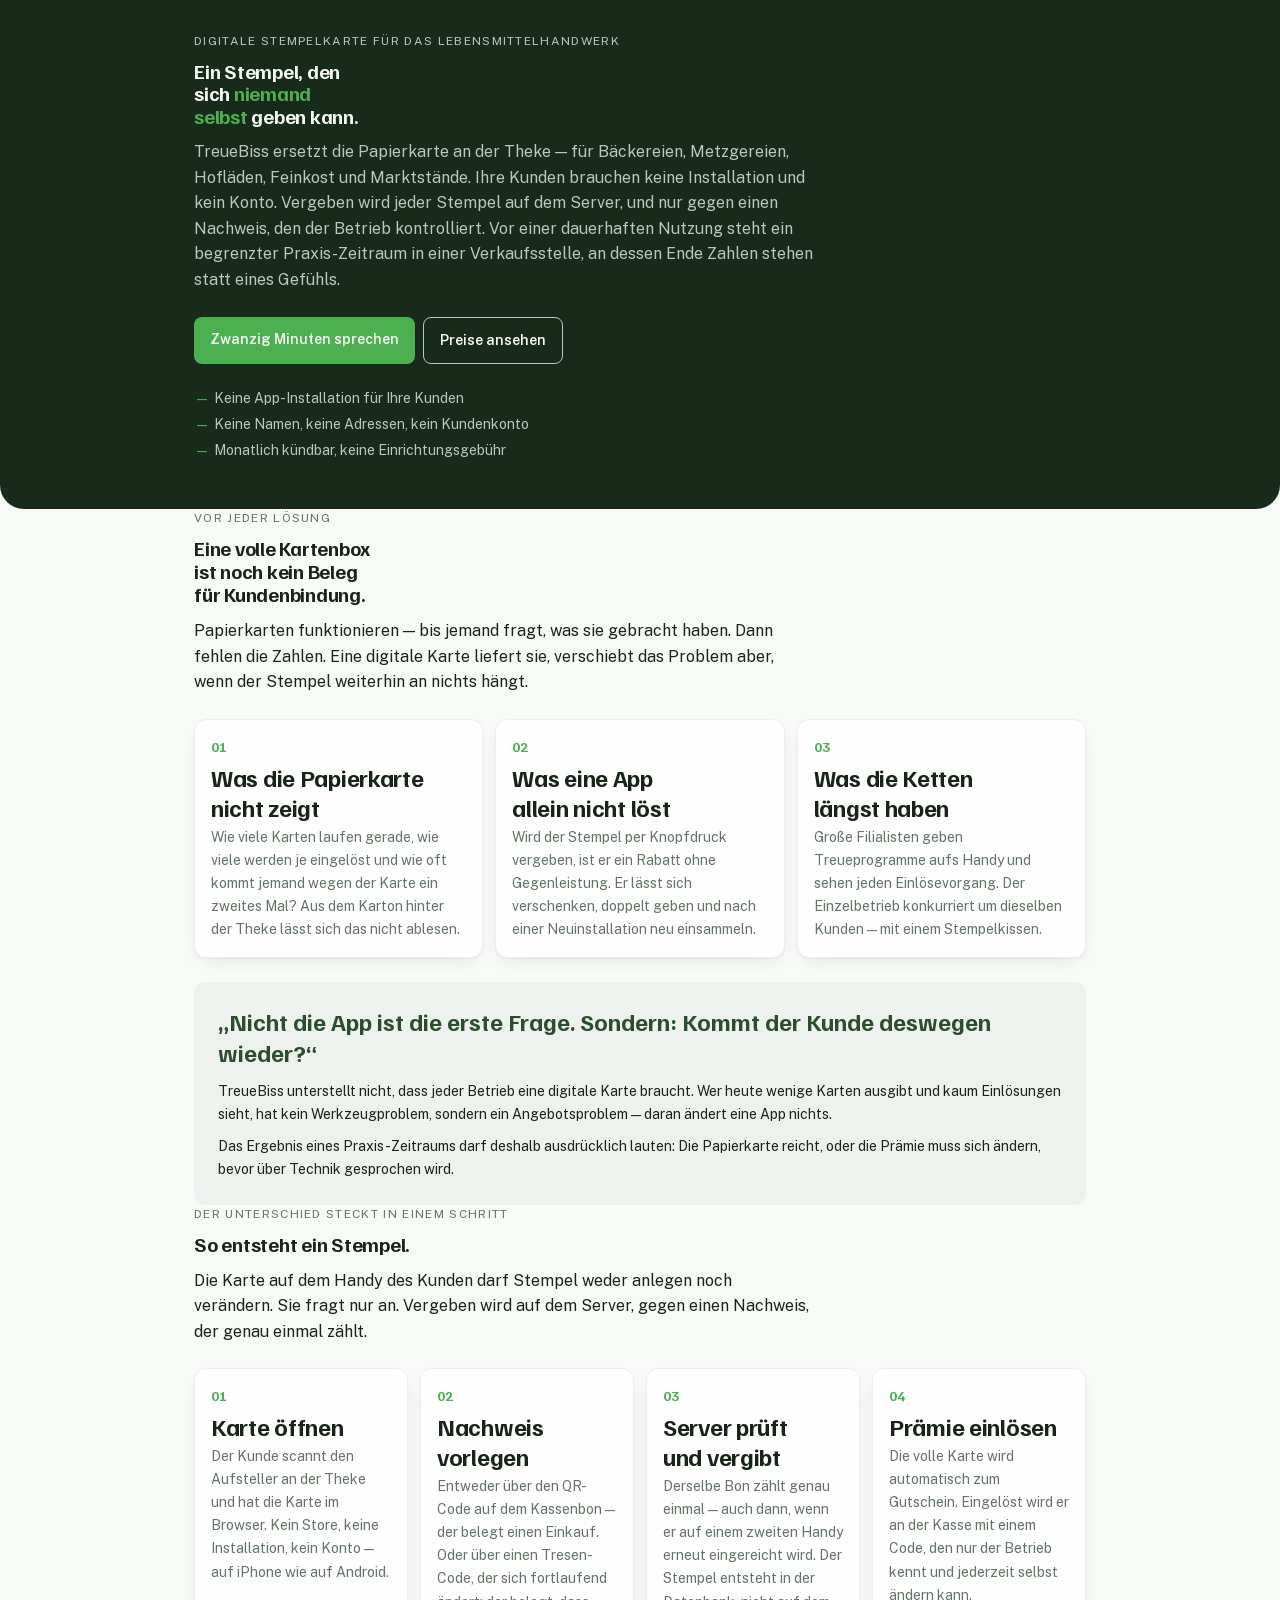
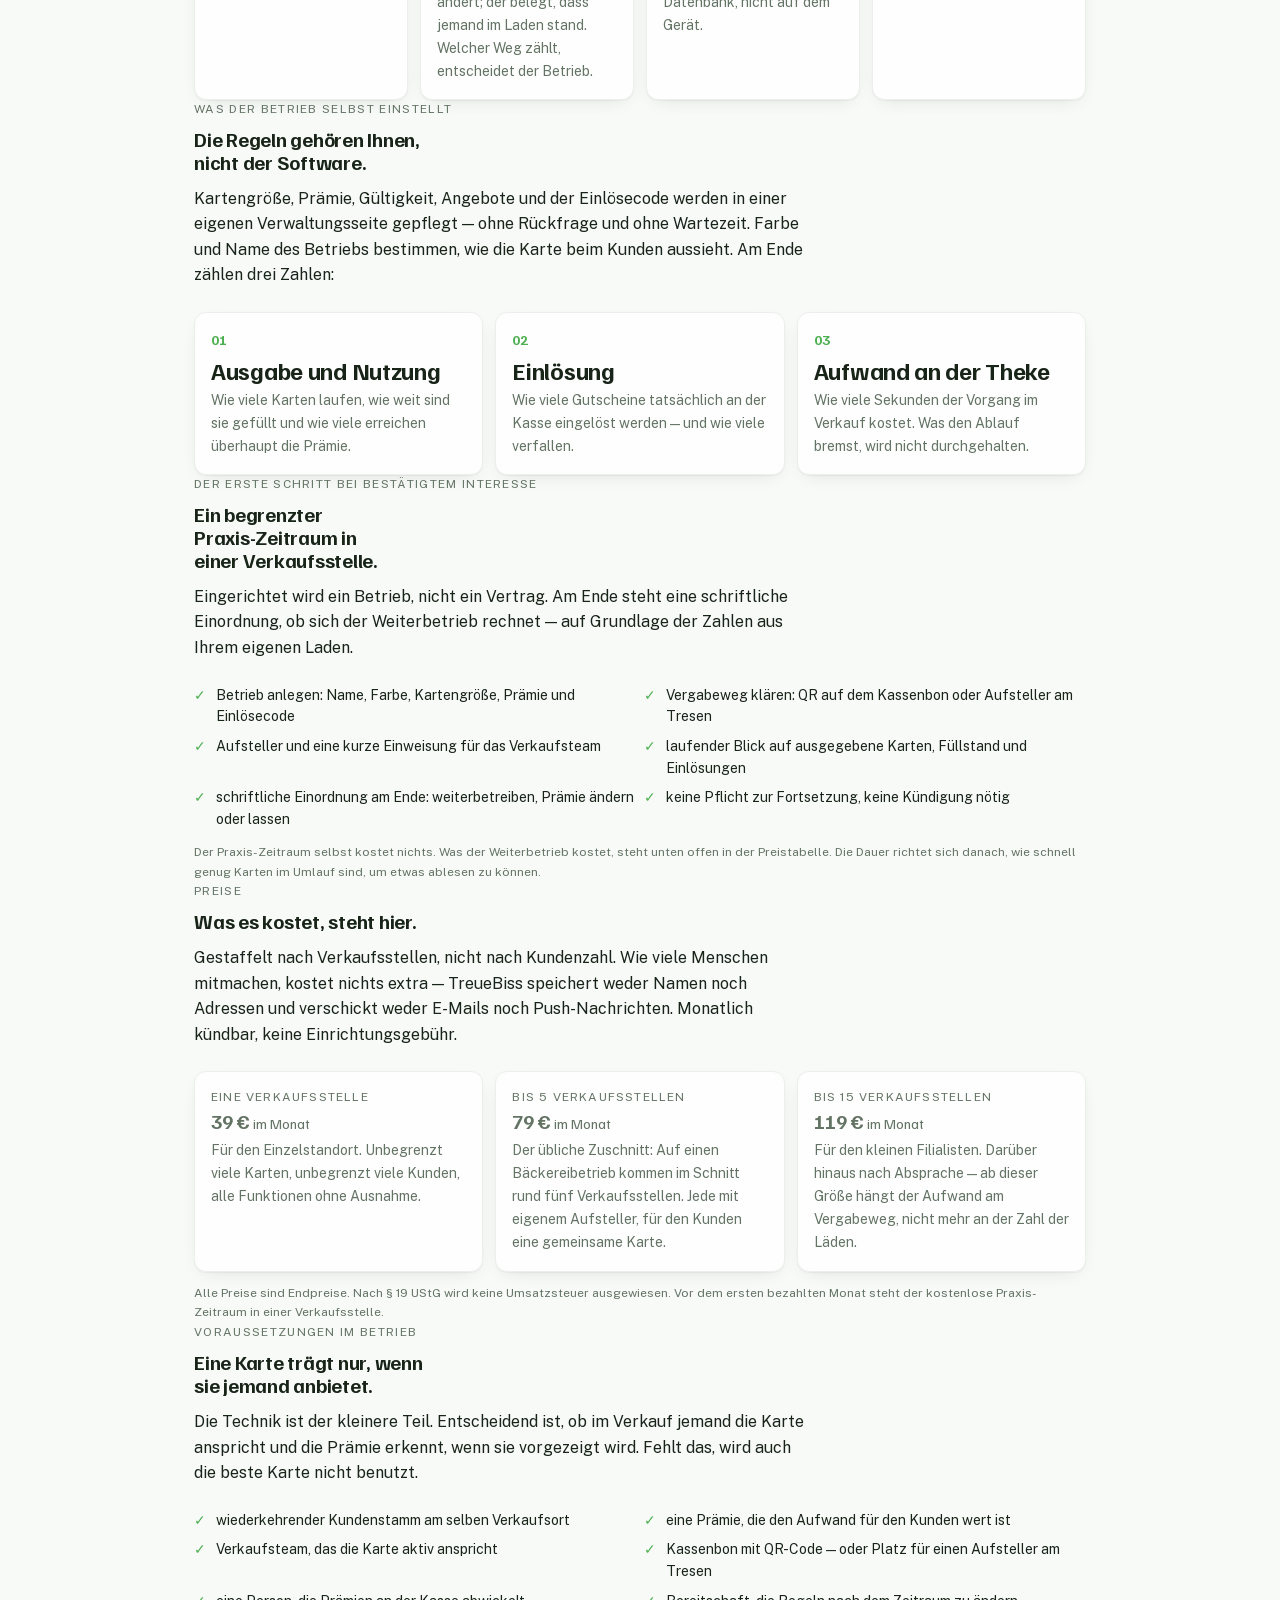
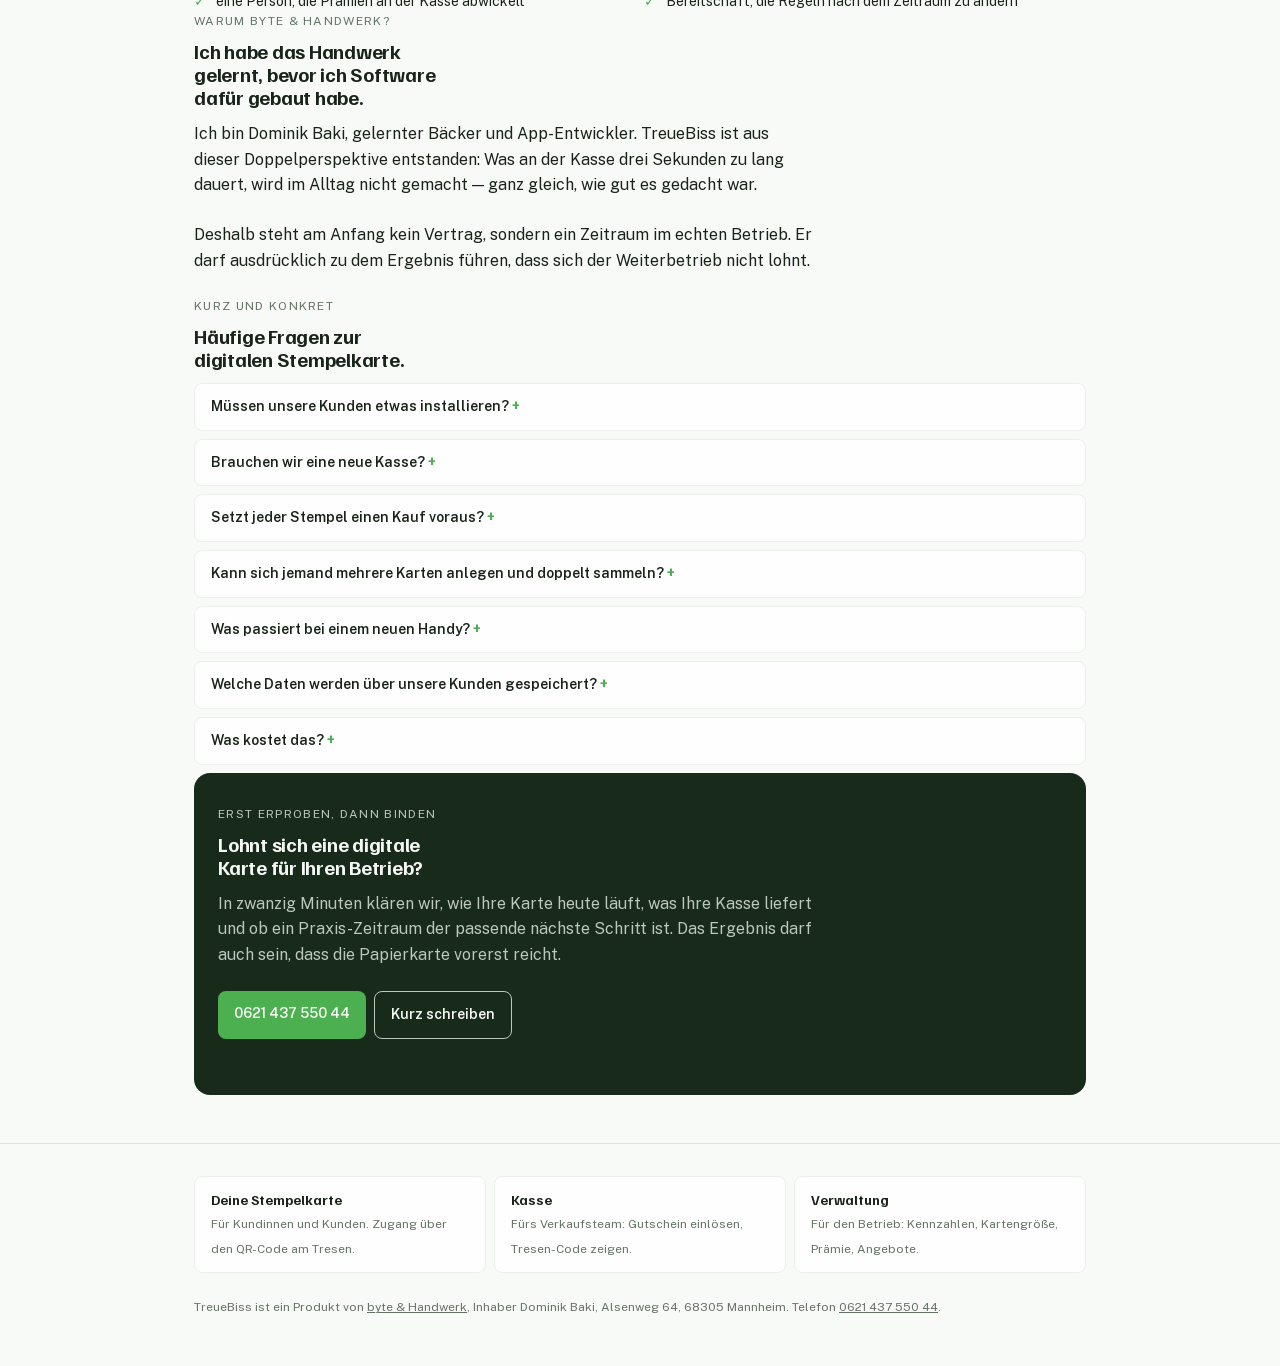
<file: web/index.html>
<!doctype html>
<html lang="de">
<head>
<meta charset="utf-8">
<meta name="viewport" content="width=device-width, initial-scale=1, viewport-fit=cover">
<title>TreueBiss — digitale Stempelkarte fürs Lebensmittelhandwerk</title>
<meta name="theme-color" content="#4CAF50">
<link rel="canonical" href="https://treuebiss.de/">
<meta name="description" content="Digitale Stempelkarte für Bäckereien, Metzgereien, Hofläden und Feinkost. Kunden installieren nichts. Stempel vergibt der Server, nie das Gerät des Kunden. Vier Wochen Praxis-Zeitraum, dann die Entscheidung.">
<meta property="og:title" content="TreueBiss — digitale Stempelkarte fürs Lebensmittelhandwerk">
<meta property="og:description" content="Die Papierkarte, digital. Ohne App, ohne Kundenkonto. Vier Wochen in einer Verkaufsstelle erproben, dann entscheiden.">
<meta property="og:type" content="website">
<meta property="og:url" content="https://treuebiss.de/">
<link rel="preload" href="gemeinsam/fonts/familjen-grotesk-latin.woff2" as="font" type="font/woff2" crossorigin>
<link rel="preload" href="gemeinsam/fonts/public-sans-latin.woff2" as="font" type="font/woff2" crossorigin>
<link rel="stylesheet" href="gemeinsam/basis.css">
<style>
  /*
    Die Produktseite von treuebiss.de.
    ---------------------------------
    Bis zum 03.09.2026 stand hier eine Verteilerseite mit drei Türen, und die
    Produktseite lag auf byteundhandwerk.de/treuebiss. Mit der eigenen Domain
    wechseln die Rollen: Hier steht jetzt das Produkt, byte & Handwerk ist der
    Anbieter dahinter. Die drei Türen sind in die Fußzeile gewandert - Kunden
    kommen ohnehin per QR direkt auf /app/?b=..., nicht über diese Seite.

    Kein Analysewerkzeug, keine Einwilligungsabfrage, keine fremde Schrift.
    Eine Seite, die Datensparsamkeit verkauft, kann schlecht selbst Besucher
    vermessen - und müsste dann eine Cookiebox zeigen, die genau das Gegenteil
    behauptet.
  */

  /* ------------------------------------------------------------- Grundriss */
  body { background: var(--papier); }
  .breit { max-width: 940px; margin: 0 auto; padding: 0 var(--s5); }
  section { padding: var(--s7) 0; }
  .augenbraue {
    font-size: var(--t-mikro); letter-spacing: .11em; text-transform: uppercase;
    color: var(--tinte-leise); margin: 0 0 var(--s2);
  }
  h2 {
    font-family: var(--display); font-size: var(--t-display); font-weight: 700;
    line-height: 1.15; margin: 0 0 var(--s3); max-width: 22ch;
  }
  h3 {
    font-family: var(--display); font-size: var(--t-gross); font-weight: 700;
    line-height: 1.25; margin: 0 0 var(--s1);
  }
  .fuehrung { font-size: var(--t-body); line-height: 1.6; max-width: 62ch; margin: 0 0 var(--s5); }
  p { line-height: 1.65; }

  /* ------------------------------------------------------------------ Kopf */
  .kopf {
    background: var(--grund); color: var(--grund-text);
    padding: calc(env(safe-area-inset-top) + var(--s6)) 0 var(--s7);
    border-radius: 0 0 var(--s5) var(--s5);
  }
  .kopf .augenbraue { color: var(--grund-leise); }
  .kopf h1 {
    font-family: var(--display); font-size: var(--t-display); font-weight: 700;
    line-height: 1.12; margin: 0 0 var(--s3); max-width: 20ch;
  }
  .kopf h1 span { color: var(--marke); }
  .kopf .fuehrung { color: var(--grund-leise); }
  .knoepfe { display: flex; flex-wrap: wrap; gap: var(--s2); margin-bottom: var(--s5); }
  .knopf {
    display: inline-block; text-decoration: none; border-radius: var(--s2);
    padding: var(--s3) var(--s4); font-weight: 600; font-size: var(--t-klein);
  }
  .knopf.voll { background: var(--marke); color: var(--marke-text); }
  .knopf.leer { border: 1px solid var(--grund-leise); color: var(--grund-text); }
  .versprechen { list-style: none; margin: 0; padding: 0; display: grid; gap: var(--s1); }
  .versprechen li {
    font-size: var(--t-klein); color: var(--grund-leise); padding-left: 1.4em;
    position: relative;
  }
  .versprechen li::before {
    content: "—"; position: absolute; left: 0; color: var(--marke);
  }

  /* ----------------------------------------------------------------- Raster */
  .raster { display: grid; gap: var(--s3); }
  @media (min-width: 720px) {
    .raster.drei { grid-template-columns: repeat(3, 1fr); }
    .raster.vier { grid-template-columns: repeat(2, 1fr); }
  }
  @media (min-width: 980px) { .raster.vier { grid-template-columns: repeat(4, 1fr); } }
  .feld {
    background: var(--karte); border: 1px solid var(--linie-zart);
    border-radius: var(--s3); padding: var(--s4); box-shadow: var(--hoehe);
  }
  .feld .nr {
    font-family: var(--display); font-size: var(--t-klein); font-weight: 700;
    color: var(--marke); display: block; margin-bottom: var(--s1);
  }
  .feld p { margin: 0; font-size: var(--t-klein); color: var(--tinte-leise); }

  /* ----------------------------------------------------------------- Zitat */
  .grundsatz {
    background: var(--gut); border-radius: var(--s3);
    padding: var(--s5); margin: var(--s5) 0 0;
  }
  .grundsatz blockquote {
    margin: 0 0 var(--s3); font-family: var(--display); font-weight: 700;
    font-size: var(--t-gross); line-height: 1.3; color: var(--gut-text);
  }
  .grundsatz p { margin: 0 0 var(--s2); font-size: var(--t-klein); }
  .grundsatz p:last-child { margin-bottom: 0; }

  /* ----------------------------------------------------------------- Preise */
  .preis { text-align: left; }
  .preis .stufe {
    font-size: var(--t-mikro); letter-spacing: .1em; text-transform: uppercase;
    color: var(--tinte-leise); display: block; margin-bottom: var(--s1);
  }
  .preis .zahl {
    font-family: var(--display); font-size: var(--t-display); font-weight: 700;
    line-height: 1; margin: 0 0 var(--s2);
  }
  .preis .zahl small { font-size: var(--t-klein); font-weight: 400; color: var(--tinte-leise); }
  .fussnote { font-size: var(--t-mikro); color: var(--tinte-leise); margin: var(--s3) 0 0; }

  /* ------------------------------------------------------------ Prüfliste */
  .pruefliste { list-style: none; margin: 0; padding: 0; display: grid; gap: var(--s2); }
  @media (min-width: 720px) { .pruefliste { grid-template-columns: 1fr 1fr; } }
  .pruefliste li { font-size: var(--t-klein); padding-left: 1.6em; position: relative; }
  .pruefliste li::before {
    content: "✓"; position: absolute; left: 0; color: var(--marke); font-weight: 700;
  }

  /* ---------------------------------------------------------------- Fragen */
  details {
    background: var(--karte); border: 1px solid var(--linie-zart);
    border-radius: var(--s2); margin-bottom: var(--s2);
  }
  summary {
    cursor: pointer; padding: var(--s3) var(--s4); font-weight: 600;
    font-size: var(--t-klein); list-style: none;
  }
  summary::-webkit-details-marker { display: none; }
  summary::after { content: " +"; color: var(--marke); font-weight: 700; }
  details[open] summary::after { content: " –"; }
  details p { margin: 0; padding: 0 var(--s4) var(--s4); font-size: var(--t-klein); color: var(--tinte-leise); }

  /* ----------------------------------------------------------------- Abschluss */
  .abschluss {
    background: var(--grund); color: var(--grund-text);
    border-radius: var(--s4); padding: var(--s6) var(--s5); margin-bottom: var(--s7);
  }
  .abschluss h2 { color: var(--grund-text); }
  .abschluss .fuehrung { color: var(--grund-leise); }

  /* --------------------------------------------------------------- Fußzeile */
  .fuss { border-top: 1px solid var(--linie); padding: var(--s6) 0 var(--s7); }
  .tueren { display: grid; gap: var(--s2); margin-bottom: var(--s5); }
  @media (min-width: 720px) { .tueren { grid-template-columns: repeat(3, 1fr); } }
  .tuer {
    display: block; text-decoration: none; color: inherit;
    background: var(--karte); border: 1px solid var(--linie-zart);
    border-radius: var(--s2); padding: var(--s3) var(--s4);
  }
  .tuer b { display: block; font-family: var(--display); font-size: var(--t-klein); }
  .tuer span { font-size: var(--t-mikro); color: var(--tinte-leise); }
  .tuer:hover b { color: var(--marke); }
  .rechts { display: flex; flex-wrap: wrap; gap: var(--s1) var(--s3); margin-bottom: var(--s2); }
  .rechts a, .fuss-text a { color: var(--tinte-leise); }
  .fuss-text { font-size: var(--t-mikro); line-height: 1.7; color: var(--tinte-leise); margin: 0; }
</style>
</head>
<body>

<header class="kopf">
  <div class="breit">
    <p class="augenbraue">Digitale Stempelkarte für das Lebensmittelhandwerk</p>
    <!--
      Bis zum 03.09.2026 stand hier "Ein Stempel, der einen Kauf voraussetzt."
      Das stimmt seit dem Tresen-Code nicht mehr: Er belegt Anwesenheit, nicht
      Kauf, und der Betrieb schaltet ihn bewusst ein. Was weiterhin stimmt und
      der eigentliche Unterschied ist: Der Kunde kann sich selbst keinen
      Stempel geben.
    -->
    <h1>Ein Stempel, den sich <span>niemand selbst</span> geben kann.</h1>
    <p class="fuehrung">
      TreueBiss ersetzt die Papierkarte an der Theke — für Bäckereien,
      Metzgereien, Hofläden, Feinkost und Marktstände. Ihre Kunden brauchen
      keine Installation und kein Konto. Vergeben wird jeder Stempel auf dem
      Server, und nur gegen einen Nachweis, den der Betrieb kontrolliert. Vor
      einer dauerhaften Nutzung steht ein begrenzter Praxis-Zeitraum in einer
      Verkaufsstelle, an dessen Ende Zahlen stehen statt eines Gefühls.
    </p>
    <div class="knoepfe">
      <a class="knopf voll" href="#termin">Zwanzig Minuten sprechen</a>
      <a class="knopf leer" href="#preise">Preise ansehen</a>
    </div>
    <ul class="versprechen">
      <li>Keine App-Installation für Ihre Kunden</li>
      <li>Keine Namen, keine Adressen, kein Kundenkonto</li>
      <li>Monatlich kündbar, keine Einrichtungsgebühr</li>
    </ul>
  </div>
</header>

<section class="breit">
  <p class="augenbraue">Vor jeder Lösung</p>
  <h2>Eine volle Kartenbox ist noch kein Beleg für Kundenbindung.</h2>
  <p class="fuehrung">
    Papierkarten funktionieren — bis jemand fragt, was sie gebracht haben.
    Dann fehlen die Zahlen. Eine digitale Karte liefert sie, verschiebt das
    Problem aber, wenn der Stempel weiterhin an nichts hängt.
  </p>
  <div class="raster drei">
    <div class="feld">
      <span class="nr">01</span>
      <h3>Was die Papierkarte nicht zeigt</h3>
      <p>Wie viele Karten laufen gerade, wie viele werden je eingelöst und wie
      oft kommt jemand wegen der Karte ein zweites Mal? Aus dem Karton hinter
      der Theke lässt sich das nicht ablesen.</p>
    </div>
    <div class="feld">
      <span class="nr">02</span>
      <h3>Was eine App allein nicht löst</h3>
      <p>Wird der Stempel per Knopfdruck vergeben, ist er ein Rabatt ohne
      Gegenleistung. Er lässt sich verschenken, doppelt geben und nach einer
      Neuinstallation neu einsammeln.</p>
    </div>
    <div class="feld">
      <span class="nr">03</span>
      <h3>Was die Ketten längst haben</h3>
      <p>Große Filialisten geben Treueprogramme aufs Handy und sehen jeden
      Einlösevorgang. Der Einzelbetrieb konkurriert um dieselben Kunden — mit
      einem Stempelkissen.</p>
    </div>
  </div>
  <div class="grundsatz">
    <blockquote>„Nicht die App ist die erste Frage. Sondern: Kommt der Kunde
    deswegen wieder?“</blockquote>
    <p>TreueBiss unterstellt nicht, dass jeder Betrieb eine digitale Karte
    braucht. Wer heute wenige Karten ausgibt und kaum Einlösungen sieht, hat
    kein Werkzeugproblem, sondern ein Angebotsproblem — daran ändert eine App
    nichts.</p>
    <p>Das Ergebnis eines Praxis-Zeitraums darf deshalb ausdrücklich lauten:
    Die Papierkarte reicht, oder die Prämie muss sich ändern, bevor über
    Technik gesprochen wird.</p>
  </div>
</section>

<section class="breit">
  <p class="augenbraue">Der Unterschied steckt in einem Schritt</p>
  <h2>So entsteht ein Stempel.</h2>
  <p class="fuehrung">
    Die Karte auf dem Handy des Kunden darf Stempel weder anlegen noch
    verändern. Sie fragt nur an. Vergeben wird auf dem Server, gegen einen
    Nachweis, der genau einmal zählt.
  </p>
  <div class="raster vier">
    <div class="feld">
      <span class="nr">01</span>
      <h3>Karte öffnen</h3>
      <p>Der Kunde scannt den Aufsteller an der Theke und hat die Karte im
      Browser. Kein Store, keine Installation, kein Konto — auf iPhone wie auf
      Android.</p>
    </div>
    <div class="feld">
      <span class="nr">02</span>
      <!--
        Hieß "Kauf nachweisen" und behauptete, beide Wege belegten einen
        Einkauf. Der Tresen-Code belegt Anwesenheit. Der Unterschied gehört
        offen benannt, sonst steht er beim ersten Rückfragen im Raum.
      -->
      <h3>Nachweis vorlegen</h3>
      <p>Entweder über den QR-Code auf dem Kassenbon — der belegt einen
      Einkauf. Oder über einen Tresen-Code, der sich fortlaufend ändert; der
      belegt, dass jemand im Laden stand. Welcher Weg zählt, entscheidet der
      Betrieb.</p>
    </div>
    <div class="feld">
      <span class="nr">03</span>
      <h3>Server prüft und vergibt</h3>
      <p>Derselbe Bon zählt genau einmal — auch dann, wenn er auf einem zweiten
      Handy erneut eingereicht wird. Der Stempel entsteht in der Datenbank,
      nicht auf dem Gerät.</p>
    </div>
    <div class="feld">
      <span class="nr">04</span>
      <h3>Prämie einlösen</h3>
      <p>Die volle Karte wird automatisch zum Gutschein. Eingelöst wird er an
      der Kasse mit einem Code, den nur der Betrieb kennt und jederzeit selbst
      ändern kann.</p>
    </div>
  </div>
</section>

<section class="breit">
  <p class="augenbraue">Was der Betrieb selbst einstellt</p>
  <h2>Die Regeln gehören Ihnen, nicht der Software.</h2>
  <p class="fuehrung">
    Kartengröße, Prämie, Gültigkeit, Angebote und der Einlösecode werden in
    einer eigenen Verwaltungsseite gepflegt — ohne Rückfrage und ohne
    Wartezeit. Farbe und Name des Betriebs bestimmen, wie die Karte beim
    Kunden aussieht. Am Ende zählen drei Zahlen:
  </p>
  <div class="raster drei">
    <div class="feld">
      <span class="nr">01</span>
      <h3>Ausgabe und Nutzung</h3>
      <p>Wie viele Karten laufen, wie weit sind sie gefüllt und wie viele
      erreichen überhaupt die Prämie.</p>
    </div>
    <div class="feld">
      <span class="nr">02</span>
      <h3>Einlösung</h3>
      <p>Wie viele Gutscheine tatsächlich an der Kasse eingelöst werden — und
      wie viele verfallen.</p>
    </div>
    <div class="feld">
      <span class="nr">03</span>
      <h3>Aufwand an der Theke</h3>
      <p>Wie viele Sekunden der Vorgang im Verkauf kostet. Was den Ablauf
      bremst, wird nicht durchgehalten.</p>
    </div>
  </div>
</section>

<section class="breit">
  <p class="augenbraue">Der erste Schritt bei bestätigtem Interesse</p>
  <h2>Ein begrenzter Praxis-Zeitraum in einer Verkaufsstelle.</h2>
  <p class="fuehrung">
    Eingerichtet wird ein Betrieb, nicht ein Vertrag. Am Ende steht eine
    schriftliche Einordnung, ob sich der Weiterbetrieb rechnet — auf Grundlage
    der Zahlen aus Ihrem eigenen Laden.
  </p>
  <ul class="pruefliste">
    <li>Betrieb anlegen: Name, Farbe, Kartengröße, Prämie und Einlösecode</li>
    <li>Vergabeweg klären: QR auf dem Kassenbon oder Aufsteller am Tresen</li>
    <li>Aufsteller und eine kurze Einweisung für das Verkaufsteam</li>
    <li>laufender Blick auf ausgegebene Karten, Füllstand und Einlösungen</li>
    <li>schriftliche Einordnung am Ende: weiterbetreiben, Prämie ändern oder lassen</li>
    <li>keine Pflicht zur Fortsetzung, keine Kündigung nötig</li>
  </ul>
  <p class="fussnote">
    Der Praxis-Zeitraum selbst kostet nichts. Was der Weiterbetrieb kostet,
    steht unten offen in der Preistabelle. Die Dauer richtet sich danach, wie
    schnell genug Karten im Umlauf sind, um etwas ablesen zu können.
  </p>
</section>

<section class="breit" id="preise">
  <p class="augenbraue">Preise</p>
  <h2>Was es kostet, steht hier.</h2>
  <p class="fuehrung">
    Gestaffelt nach Verkaufsstellen, nicht nach Kundenzahl. Wie viele Menschen
    mitmachen, kostet nichts extra — TreueBiss speichert weder Namen noch
    Adressen und verschickt weder E-Mails noch Push-Nachrichten. Monatlich
    kündbar, keine Einrichtungsgebühr.
  </p>
  <div class="raster drei">
    <div class="feld preis">
      <span class="stufe">Eine Verkaufsstelle</span>
      <p class="zahl">39 €<small> im Monat</small></p>
      <p>Für den Einzelstandort. Unbegrenzt viele Karten, unbegrenzt viele
      Kunden, alle Funktionen ohne Ausnahme.</p>
    </div>
    <div class="feld preis">
      <span class="stufe">Bis 5 Verkaufsstellen</span>
      <p class="zahl">79 €<small> im Monat</small></p>
      <p>Der übliche Zuschnitt: Auf einen Bäckereibetrieb kommen im Schnitt
      rund fünf Verkaufsstellen. Jede mit eigenem Aufsteller, für den Kunden
      eine gemeinsame Karte.</p>
    </div>
    <div class="feld preis">
      <span class="stufe">Bis 15 Verkaufsstellen</span>
      <p class="zahl">119 €<small> im Monat</small></p>
      <p>Für den kleinen Filialisten. Darüber hinaus nach Absprache — ab dieser
      Größe hängt der Aufwand am Vergabeweg, nicht mehr an der Zahl der
      Läden.</p>
    </div>
  </div>
  <p class="fussnote">
    Alle Preise sind Endpreise. Nach § 19 UStG wird keine Umsatzsteuer
    ausgewiesen. Vor dem ersten bezahlten Monat steht der kostenlose
    Praxis-Zeitraum in einer Verkaufsstelle.
  </p>
</section>

<section class="breit">
  <p class="augenbraue">Voraussetzungen im Betrieb</p>
  <h2>Eine Karte trägt nur, wenn sie jemand anbietet.</h2>
  <p class="fuehrung">
    Die Technik ist der kleinere Teil. Entscheidend ist, ob im Verkauf jemand
    die Karte anspricht und die Prämie erkennt, wenn sie vorgezeigt wird.
    Fehlt das, wird auch die beste Karte nicht benutzt.
  </p>
  <ul class="pruefliste">
    <li>wiederkehrender Kundenstamm am selben Verkaufsort</li>
    <li>eine Prämie, die den Aufwand für den Kunden wert ist</li>
    <li>Verkaufsteam, das die Karte aktiv anspricht</li>
    <li>Kassenbon mit QR-Code — oder Platz für einen Aufsteller am Tresen</li>
    <li>eine Person, die Prämien an der Kasse abwickelt</li>
    <li>Bereitschaft, die Regeln nach dem Zeitraum zu ändern</li>
  </ul>
</section>

<section class="breit">
  <p class="augenbraue">Warum byte &amp; Handwerk?</p>
  <!--
    Hier stand "Ich habe selbst hinter der Theke gestanden." Dominik hat den
    Satz am 02.09.2026 als erfunden bezeichnet - er stand nie hinter der
    Theke. Die gelernte Ausbildung stimmt, die Theke nicht.
  -->
  <h2>Ich habe das Handwerk gelernt, bevor ich Software dafür gebaut habe.</h2>
  <p class="fuehrung">
    Ich bin Dominik Baki, gelernter Bäcker und App-Entwickler. TreueBiss ist
    aus dieser Doppelperspektive entstanden: Was an der Kasse drei Sekunden zu
    lang dauert, wird im Alltag nicht gemacht — ganz gleich, wie gut es
    gedacht war.
  </p>
  <p class="fuehrung">
    Deshalb steht am Anfang kein Vertrag, sondern ein Zeitraum im echten
    Betrieb. Er darf ausdrücklich zu dem Ergebnis führen, dass sich der
    Weiterbetrieb nicht lohnt.
  </p>
</section>

<section class="breit">
  <p class="augenbraue">Kurz und konkret</p>
  <h2>Häufige Fragen zur digitalen Stempelkarte.</h2>

  <details>
    <summary>Müssen unsere Kunden etwas installieren?</summary>
    <p>Nein. Die Karte läuft im Browser und wird über einen QR-Code am Tresen
    geöffnet. Wer möchte, legt sie zusätzlich als Pass in Apple Wallet oder
    Google Wallet ab — das ist freiwillig und für die Nutzung nicht nötig.</p>
  </details>

  <details>
    <summary>Brauchen wir eine neue Kasse?</summary>
    <p>Nein. Druckt Ihre Kasse einen QR-Code auf den Bon, wird dieser genutzt.
    Druckt sie keinen, übernimmt ein Aufsteller am Tresen die Vergabe. In die
    Kasse selbst wird nicht eingegriffen.</p>
  </details>

  <details>
    <summary>Setzt jeder Stempel einen Kauf voraus?</summary>
    <p>Beim Kassenbon ja. Der Tresen-Code belegt dagegen nur, dass jemand im
    Laden war — er ist für Betriebe gedacht, deren Kasse keinen QR-Code
    druckt, und der Betrieb schaltet ihn selbst ein oder aus. In den Zahlen
    stehen beide Wege getrennt, damit „Stempel pro Tag“ nicht mit etwas
    steigt, für das niemand etwas gekauft hat.</p>
  </details>

  <details>
    <summary>Kann sich jemand mehrere Karten anlegen und doppelt sammeln?</summary>
    <p>Beim Kassenbon nicht: Ein Bon wird genau einmal gezählt, unabhängig
    davon, auf welchem Gerät oder in welchem Browser er eingereicht wird. Beim
    Tresen-Code und bei einlösbaren Angeboten gilt die Begrenzung je Karte.
    Wer sich eine zweite Karte anlegt, fängt dort bei null an und muss für
    jeden weiteren Stempel erneut im Laden stehen.</p>
  </details>

  <details>
    <summary>Was passiert bei einem neuen Handy?</summary>
    <p>Die Karte lässt sich mit einem Code aus der alten Karte auf das neue
    Gerät übertragen. Ohne diesen Code bleibt der Stand auf dem alten Gerät —
    das ist beabsichtigt, weil sonst jeder fremde Karten übernehmen könnte.</p>
  </details>

  <details>
    <summary>Welche Daten werden über unsere Kunden gespeichert?</summary>
    <p>Kein Name, keine Adresse, keine E-Mail und kein Kundenkonto. Gespeichert
    werden die Karte selbst und der Nachweis, dass ein Stempel berechtigt war.
    Bei Nachweisen über den Kassenbon werden Betrag und Kassennummer nach einer
    eingestellten Frist automatisch geleert und der Nachweis danach
    gelöscht.</p>
  </details>

  <details>
    <summary>Was kostet das?</summary>
    <p>39 Euro im Monat für eine Verkaufsstelle, 79 Euro bis fünf, 119 Euro bis
    fünfzehn — unabhängig davon, wie viele Kunden mitmachen. Monatlich kündbar,
    keine Einrichtungsgebühr. Davor steht ein kostenloser Praxis-Zeitraum in
    einer Verkaufsstelle. Nach § 19 UStG wird keine Umsatzsteuer
    ausgewiesen.</p>
  </details>
</section>

<section class="breit" id="termin">
  <div class="abschluss">
    <p class="augenbraue" style="color: var(--grund-leise)">Erst erproben, dann binden</p>
    <h2>Lohnt sich eine digitale Karte für Ihren Betrieb?</h2>
    <p class="fuehrung">
      In zwanzig Minuten klären wir, wie Ihre Karte heute läuft, was Ihre Kasse
      liefert und ob ein Praxis-Zeitraum der passende nächste Schritt ist. Das
      Ergebnis darf auch sein, dass die Papierkarte vorerst reicht.
    </p>
    <div class="knoepfe">
      <a class="knopf voll" href="tel:+4962143755044">0621 437 550 44</a>
      <a class="knopf leer" href="mailto:dominik.baki@byteundhandwerk.de">Kurz schreiben</a>
    </div>
  </div>
</section>

<footer class="fuss">
  <div class="breit">
    <!--
      Die drei Türen. Bis zum 03.09.2026 waren sie der ganze Inhalt dieser
      Seite. Sie bleiben erreichbar, stehen aber nicht mehr im Weg: Kunden
      kommen per QR direkt auf /app/?b=..., das Verkaufsteam kennt seine
      Adresse, und wer hier landet, sucht das Produkt.
    -->
    <div class="tueren">
      <a class="tuer" href="app/">
        <b>Deine Stempelkarte</b>
        <span>Für Kundinnen und Kunden. Zugang über den QR-Code am Tresen.</span>
      </a>
      <a class="tuer" href="kasse/">
        <b>Kasse</b>
        <span>Fürs Verkaufsteam: Gutschein einlösen, Tresen-Code zeigen.</span>
      </a>
      <a class="tuer" href="verwaltung/">
        <b>Verwaltung</b>
        <span>Für den Betrieb: Kennzahlen, Kartengröße, Prämie, Angebote.</span>
      </a>
    </div>

    <!--
      Die Rechtsseiten stehen erst in der Fußzeile, wenn Text darin steht. Eine
      verlinkte Seite mit Platzhalter sieht aus, als wäre die Pflicht erfüllt.
      Siehe rechtstexte/README.md.
    -->

    <p class="fuss-text">
      TreueBiss ist ein Produkt von
      <a href="https://byteundhandwerk.de">byte &amp; Handwerk</a>,
      Inhaber Dominik Baki, Alsenweg 64, 68305 Mannheim.
      Telefon <a href="tel:+4962143755044">0621 437 550 44</a>.
    </p>
  </div>
</footer>

</body>
</html>
</file>
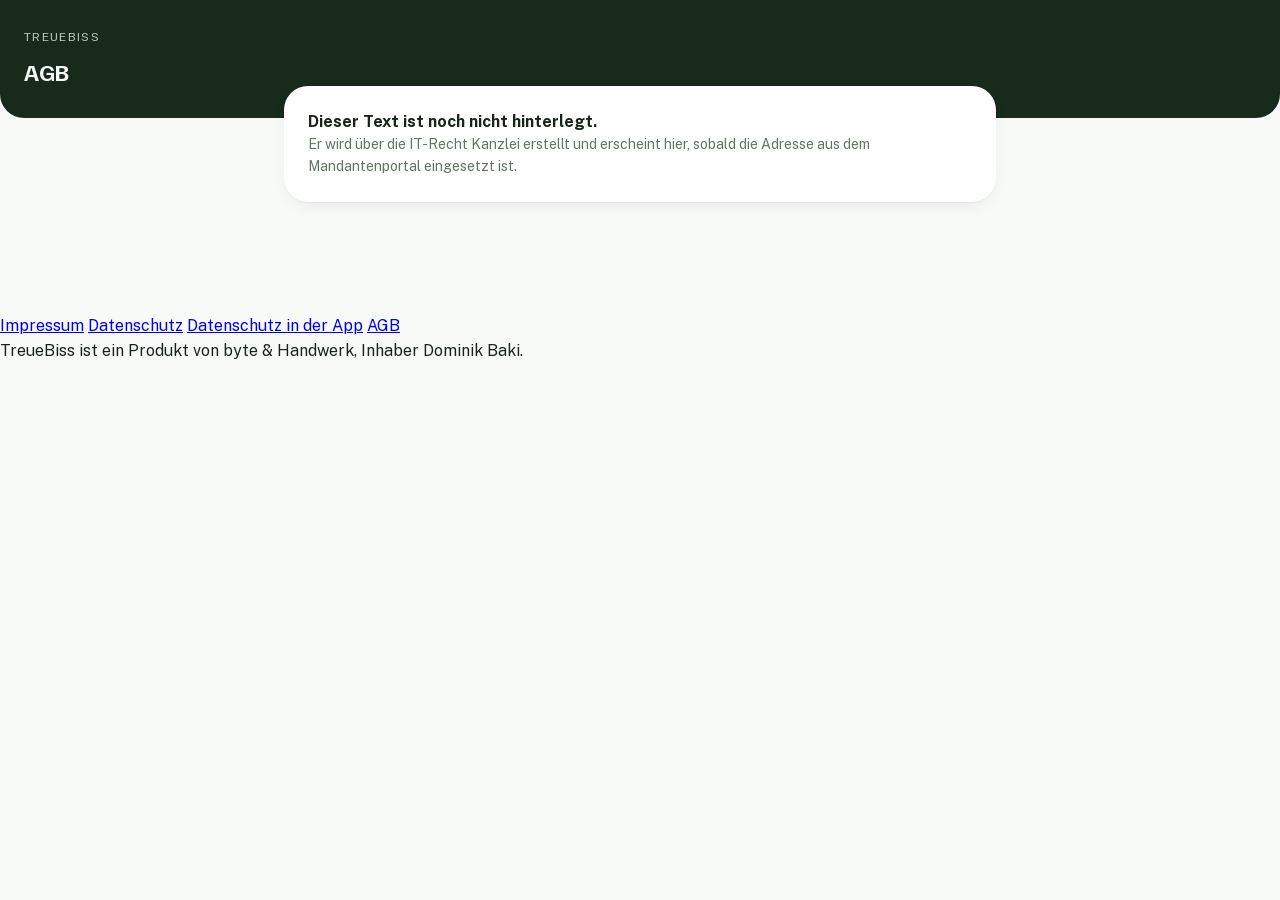
<file: web/agb/index.html>
<!doctype html>
<html lang="de">
<head>
<meta charset="utf-8">
<meta name="viewport" content="width=device-width, initial-scale=1, viewport-fit=cover">
<title>AGB — TreueBiss</title>
<meta name="theme-color" content="#4CAF50">
<link rel="canonical" href="https://treuebiss.de/agb/">
<meta name="description" content="Allgemeine Geschaeftsbedingungen fuer die Nutzung von TreueBiss durch Betriebe.">
<meta name="robots" content="index, follow">
<link rel="preload" href="../gemeinsam/fonts/familjen-grotesk-latin.woff2" as="font" type="font/woff2" crossorigin>
<link rel="preload" href="../gemeinsam/fonts/public-sans-latin.woff2" as="font" type="font/woff2" crossorigin>
<link rel="stylesheet" href="../gemeinsam/basis.css">
<style>
  /*
    Rechtsseite. Keine Einwilligungsabfrage, kein Analysewerkzeug - auf
    treuebiss.de laeuft nichts davon, und eine Rechtsseite waere der letzte
    Ort, an dem damit angefangen wird.

    Der Textblock kommt von der IT-Recht Kanzlei. Ihr Skript ersetzt den
    leeren div durch den hinterlegten Text; die Adresse ist je Rechtstext eine
    andere und steht im Mandantenportal.
  */
  .kopf {
    background: var(--grund); color: var(--grund-text);
    padding: calc(env(safe-area-inset-top) + var(--s5)) var(--s5) var(--s6);
    border-radius: 0 0 var(--s5) var(--s5);
  }
  .kopf a {
    color: var(--grund-leise); text-decoration: none;
    font-size: var(--t-mikro); letter-spacing: .11em; text-transform: uppercase;
  }
  .kopf h1 {
    font-size: var(--t-gross); font-weight: 700; margin: var(--s2) 0 0;
    line-height: 1.2;
  }
  main { max-width: 760px; margin: calc(var(--s6) * -1) auto 0; padding: 0 var(--s5) var(--s7); }
  .itrk-legaltext { font-size: var(--t-klein); line-height: 1.65; }
  .itrk-legaltext h1, .itrk-legaltext h2, .itrk-legaltext h3 {
    font-family: var(--display); line-height: 1.25; margin: var(--s5) 0 var(--s2);
  }
  .itrk-legaltext h1 { font-size: var(--t-gross); }
  .itrk-legaltext h2 { font-size: var(--t-body); }
  .itrk-legaltext h3 { font-size: var(--t-klein); }
  .itrk-legaltext p, .itrk-legaltext li { margin: 0 0 var(--s2); }
  .itrk-legaltext a { color: var(--marke); overflow-wrap: anywhere; }
  .fuss {
    max-width: 760px; margin: 0 auto; padding: 0 var(--s5) var(--s7);
    font-size: var(--t-mikro); line-height: 1.7; color: var(--tinte-leise);
  }
  .fuss a { color: var(--tinte-leise); }
  .fuss nav { display: flex; flex-wrap: wrap; gap: var(--s1) var(--s3); margin-bottom: var(--s2); }
</style>
</head>
<body>

<header class="kopf">
  <a href="/">TreueBiss</a>
  <h1>AGB</h1>
</header>

<main>

  <!--
    PLATZHALTER - vor dem Livegang loeschen.

    Eine erreichbare Rechtsseite ohne Text ist schlechter als gar keine: Sie
    sieht aus, als waere die Pflicht erfuellt. Solange dieser Block steht,
    gehoert die Seite nicht in die Fusszeile und nicht in config.js.
  -->
  <div class="karte">
    <b>Dieser Text ist noch nicht hinterlegt.</b>
    <p class="leer-text">Er wird über die IT-Recht Kanzlei erstellt und
    erscheint hier, sobald die Adresse aus dem Mandantenportal eingesetzt
    ist.</p>
  </div>

  <!--
    Der Textblock der IT-Recht Kanzlei.

    data-itrk-legaltext-url ist je Rechtstext eine andere Adresse. Wird die der
    Website-Datenschutzerklaerung wiederverwendet, steht hier der falsche Text,
    und zwar unauffaellig.
  -->
  <div class="itrk-legaltext" data-itrk-legaltext-url=""></div>
  <script src="https://www.it-recht-kanzlei.de/js/itrk-legaltext.js"></script>

</main>

<p class="fuss">
  <nav>
    <a href="/impressum/">Impressum</a>
    <a href="/datenschutz/">Datenschutz</a>
    <a href="/datenschutz-app/">Datenschutz in der App</a>
    <a href="/agb/">AGB</a>
  </nav>
  TreueBiss ist ein Produkt von byte &amp; Handwerk, Inhaber Dominik Baki.
</p>

</body>
</html>
</file>
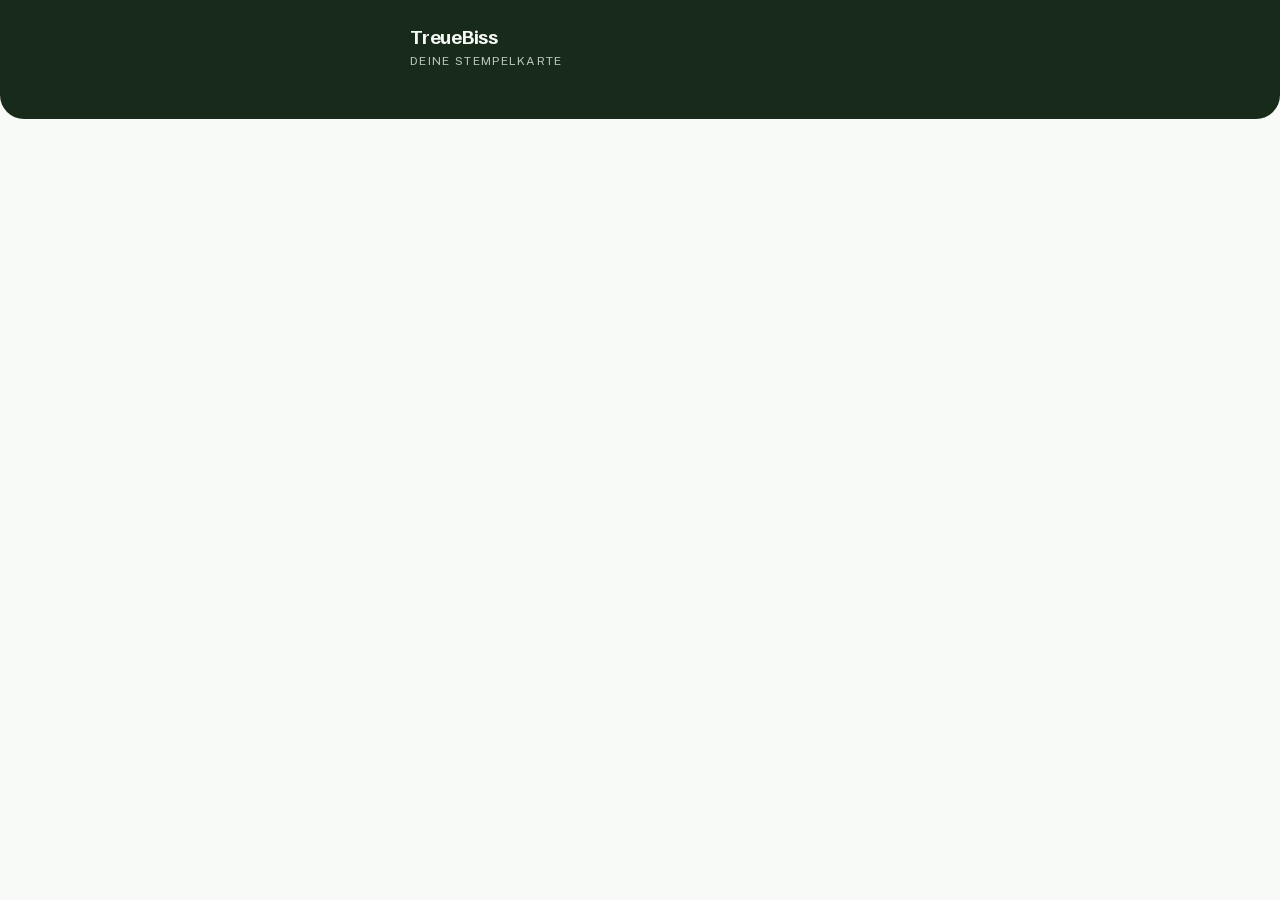
<file: web/app/index.html>
<!doctype html>
<html lang="de">
<head>
<meta charset="utf-8">
<meta name="viewport" content="width=device-width, initial-scale=1, viewport-fit=cover">
<title>TreueBiss – deine Stempelkarte</title>
<meta name="description" content="Digitale Stempelkarte im Browser. Ohne Installation, ohne Konto. Den Zugang zu deiner Karte gibt es über den QR-Code am Tresen deines Betriebs.">
<link rel="canonical" href="https://treuebiss.de/app/">
<script>
  /*
    Erzeugt den Manifest-Verweis, statt einen vorhandenen zu ändern.

    Vorher stand hier ein festes <link rel="manifest"> und darunter ein
    Skript, das es umgehängt hat. Das war zu spät: Der Browser beginnt das
    Manifest zu verarbeiten, sobald er das Link-Tag sieht - also bevor das
    Skript darunter läuft. Beim "Zum Home-Bildschirm hinzufügen" galt deshalb
    weiter das allgemeine Manifest mit start_url "./", und das Symbol landete
    auf einer Seite ohne Betrieb.

    Jetzt gibt es nur einen einzigen Verweis, und der ist von Anfang an der
    richtige. Der Betrieb steht in der Adresse, mehr braucht es dafür nicht.
    Ergibt er später ins Leere, nimmt app.js ihn zurück.
  */
  (function () {
    var b = new URLSearchParams(location.search).get('b');
    var ziel = (b && /^[a-z0-9-]+$/.test(b))
      ? './m/' + b + '.webmanifest'
      : './manifest.webmanifest';
    var l = document.createElement('link');
    l.setAttribute('rel', 'manifest');
    l.setAttribute('href', ziel);
    document.head.appendChild(l);
  })();
</script>
<link rel="icon" href="./icon.svg" type="image/svg+xml">
<link rel="apple-touch-icon" href="./icon-192.png">
<meta name="theme-color" id="theme-farbe" content="#4CAF50">
<meta name="mobile-web-app-capable" content="yes">
<meta name="apple-mobile-web-app-capable" content="yes">
<meta name="apple-mobile-web-app-status-bar-style" content="black-translucent">
<link rel="preload" href="../gemeinsam/fonts/familjen-grotesk-latin.woff2" as="font" type="font/woff2" crossorigin>
<link rel="preload" href="../gemeinsam/fonts/public-sans-latin.woff2" as="font" type="font/woff2" crossorigin>
<link rel="stylesheet" href="../gemeinsam/basis.css">
<style>
  /* Nur, was diese Seite ausmacht. Alles Übrige steht in basis.css. */
  body { min-height: 100dvh; }

  .kopf {
    background: var(--grund);
    color: var(--grund-text);
    padding: calc(env(safe-area-inset-top) + var(--s5)) var(--s5) var(--s7);
    /* Der Bogen unten nimmt die Rundung der Karte auf, die darauf liegt. */
    border-radius: 0 0 var(--s5) var(--s5);
  }
  .kopf-innen {
    max-width: 460px; margin: 0 auto;
    display: flex; align-items: center; gap: var(--s3);
  }
  .kopf img {
    width: var(--s7); height: var(--s7); border-radius: var(--s3);
    object-fit: cover; background: hsl(var(--h) 10% 100% / .12);
  }
  .kopf h1 { font-size: var(--t-display); font-weight: 700; margin: 0; line-height: 1.2; }
  .kopf p {
    margin: var(--s1) 0 0; font-size: var(--t-mikro); letter-spacing: .11em;
    text-transform: uppercase; color: var(--grund-leise);
  }

  main { max-width: 460px; margin: calc(var(--s6) * -1) auto 0; padding: 0 var(--s5) var(--s7); }

  /* --------------------------------------------------------- Stempelkarte */
  .fortschritt {
    font-family: var(--display);
    font-size: var(--t-gross); font-weight: 600; line-height: 1.2;
    letter-spacing: -.014em;
    margin: 0 0 var(--s1); text-wrap: balance;
  }
  .fortschritt b { color: var(--marke); font-weight: 700; }
  .zaehler {
    font-size: var(--t-klein); color: var(--tinte-leise);
    font-variant-numeric: tabular-nums; margin: 0 0 var(--s5);
  }

  .punkte {
    display: grid; grid-template-columns: repeat(5, 1fr);
    gap: var(--s3); margin-bottom: var(--s5); justify-items: center;
  }
  .punkt {
    width: 100%; max-width: var(--s7); aspect-ratio: 1;
    border-radius: 50%;
    border: 2px dashed var(--leer);
    display: grid; place-items: center;
  }
  /*
    Ein Stempel sitzt nie gerade. Die Drehung kommt aus dem Index, ist also
    für jedes Feld immer dieselbe - sonst wackelte die Karte bei jedem
    Neuzeichnen.
  */
  .punkt.voll {
    border: 0;
    background:
      radial-gradient(circle at 34% 30%, hsl(0 0% 100% / .28), transparent 58%),
      var(--marke);
    transform: rotate(var(--dreh, 0deg));
    box-shadow: inset 0 0 0 1px hsl(var(--h) 40% 20% / .12);
  }
  .punkt.voll::after {
    content: ""; width: 34%; height: 34%; border-radius: 50%;
    background: var(--marke-text); opacity: .82;
  }
  /* 240 ms, nur transform und opacity. Der kleine Rückprall ist kein Zierrat,
     sondern das Absetzen des Stempels - danach ist Schluss. */
  .punkt.frisch { animation: stempeln 240ms cubic-bezier(.2, .8, .3, 1) both; }
  @keyframes stempeln {
    0%   { transform: rotate(var(--dreh, 0deg)) scale(1.5); opacity: 0; }
    60%  { transform: rotate(var(--dreh, 0deg)) scale(.96); opacity: 1; }
    100% { transform: rotate(var(--dreh, 0deg)) scale(1); opacity: 1; }
  }

  video {
    width: 100%; aspect-ratio: 4/3; object-fit: cover;
    border-radius: var(--s3); background: var(--grund);
    display: block; margin-bottom: var(--s4);
  }

  /* ----------------------------------------------------------- Gutscheine */
  /*
    Ein Gutschein ist ein Abriss, keine weitere Karte. Die Kerben sitzen auf
    der Perforation - deshalb liegt die Trennlinie genau auf ihrer Höhe.
  */
  .abriss {
    position: relative;
    background: var(--papier);
    border: 1px solid var(--linie);
    border-radius: var(--s3);
    padding: var(--s4);
    margin-bottom: var(--s3);
    overflow: hidden;
  }
  .abriss::before, .abriss::after {
    content: ""; position: absolute; top: var(--kerbe, 76px);
    width: var(--s4); height: var(--s4); border-radius: 50%;
    background: var(--karte); border: 1px solid var(--linie);
  }
  .abriss::before { left: calc(var(--s2) * -1 - 1px); }
  .abriss::after  { right: calc(var(--s2) * -1 - 1px); }
  .abriss .wert {
    font-family: var(--display); font-weight: 700;
    font-size: var(--t-display); letter-spacing: -.01em; margin: 0;
  }
  .abriss .frist { font-size: var(--t-klein); color: var(--tinte-leise); margin: var(--s1) 0 0; }
  .abriss .naht { border: 0; border-top: 1px dashed var(--linie); margin: var(--s4) calc(var(--s4) * -1); }
  .abriss label { margin-top: var(--s1); }
  .abriss.verfallen { opacity: .5; }
  .abriss.verfallen .wert { text-decoration: line-through; }
  /* Ohne Knopf gibt es nichts abzureißen - dann auch keine Kerben. */
  .abriss.ohne-naht::before, .abriss.ohne-naht::after { display: none; }

  /* -------------------------------------------------------------- Angebot */
  .angebot { padding: var(--s3) 0; border-top: 1px solid var(--linie-zart); }
  .angebot:first-child { padding-top: 0; border-top: 0; }
  .angebot b { display: block; font-family: var(--display); font-weight: 600; }
  .angebot span { font-size: var(--t-klein); color: var(--tinte-leise); }
  .angebot button { margin: var(--s3) 0 0; }

  .umzug-text { font-size: var(--t-klein); color: var(--tinte-leise); margin: 0 0 var(--s3); }
  .umzug-knoepfe { display: flex; flex-wrap: wrap; gap: var(--s2); }
  .umzug-knoepfe button { flex: 1 1 10rem; margin: 0; }
  /* Nur mit ?diagnose=1 sichtbar. */
  #plattform-diagnose {
    margin: var(--s3) 0 0; padding: var(--s3);
    /* Siehe Kasse: --grund-leise ist Schrift, keine Flaeche. */
      background: var(--papier); color: var(--tinte); border-radius: var(--s2);
    font-size: var(--t-mikro); line-height: 1.5;
    white-space: pre-wrap; word-break: break-all;
  }
  #umzug-code { display: grid; justify-items: center; gap: var(--s3); margin-top: var(--s4); }
  /* Die qrcode-Bibliothek schreibt eigene width/height ins Element; ohne das
     hier sprengt die Leinwand ihre Spalte. */
  #betriebsliste { display: grid; gap: var(--s2); margin-bottom: var(--s3); }
  #betriebsliste button { text-align: left; }
  #betriebsliste .leer-text { margin: 0; font-size: var(--t-klein); color: var(--tinte-leise); }
  #betrieb-suche { margin-bottom: var(--s3); }

  #einstieg-video {
    width: 100%; border-radius: var(--s3); background: #000;
    margin-bottom: var(--s3); aspect-ratio: 4 / 3; object-fit: cover;
  }

  #umzug-qr { width: 100% !important; height: auto !important; max-width: 15rem; border-radius: var(--s2); }
  .umzug-warnung {
    font-size: var(--t-mikro); color: var(--warn-text); background: var(--warn);
    padding: var(--s2) var(--s3); border-radius: var(--s2); margin: 0; text-align: center;
  }
  /* Eingeloest heisst nicht weg: Der Kunde soll sehen, dass er ihn hatte. */
  .angebot.verbraucht b, .angebot.verbraucht span { opacity: .55; }
  .angebot .vermerk {
    margin: var(--s2) 0 0; font-size: var(--t-klein);
    font-weight: 600; color: var(--gut-text);
  }

  .fuss {
    max-width: 460px; margin: var(--s2) auto 0; padding: 0 var(--s5);
    font-size: var(--t-mikro); line-height: 1.6; color: var(--tinte-leise);
  }
  .fuss p { margin: 0 0 var(--s2); }
  .fuss a { color: var(--tinte-leise); }
</style>
</head>
<body>

<header class="kopf">
  <div class="kopf-innen">
    <img id="logo" class="verborgen" alt="">
    <div>
      <h1 id="betrieb">TreueBiss</h1>
      <p id="kopf-zeile">Deine Stempelkarte</p>
    </div>
  </div>
</header>

<main>
  <div id="band" role="status" aria-live="polite"></div>
  <div id="meldung" role="status" aria-live="polite"></div>

  <!--
    Einstieg ohne Betrieb.

    Wer hier landet, hat die nackte Adresse geoeffnet. Bis zum 02.09.2026
    stand hier nur ein Satz: "scanne den QR-Code am Tresen" - ohne Scanner -
    und "oeffne den Link, den dein Betrieb dir gegeben hat", obwohl der
    Betrieb keine einzige Adresse seiner Kunden kennt und deshalb gar keinen
    Link verschicken kann.
  -->
  <section id="einstieg" class="karte verborgen">
    <p class="marke">Noch keine Karte</p>
    <p class="umzug-text">
      Deine Karte gehört zu genau einem Betrieb. Wähle ihn hier, oder scanne
      den Aufsteller am Tresen.
    </p>
    <label class="verborgen" for="betrieb-suche" id="suche-schild">Betrieb suchen</label>
    <input id="betrieb-suche" class="verborgen" type="search"
           autocapitalize="off" spellcheck="false" placeholder="Name des Betriebs">
    <div id="betriebsliste"></div>
    <div id="einstieg-scanner" class="verborgen">
      <video id="einstieg-video" playsinline muted></video>
    </div>
    <div class="umzug-knoepfe">
      <!-- Zweitrangig: Die Auswahl ist der Hauptweg, der Scanner der
           schnellere Nebenweg fuer den, der im Laden steht. -->
      <button id="aufsteller-scannen" class="still">Aufsteller scannen</button>
      <button id="einstieg-abbrechen" class="still verborgen">Abbrechen</button>
    </div>
  </section>

  <!-- Stempelkarte -->
  <section id="karte-bereich" class="karte verborgen">
    <p class="marke" id="karte-titel">Treuepunkte</p>
    <p class="fortschritt" id="stand-text">Deine Karte ist noch leer.</p>
    <p class="zaehler" id="stand-zahl">0 von 10</p>
    <!-- Der Stand steht als Text darueber; zehn leere Kreise sagen
         einem Screenreader nichts. -->
    <div class="punkte" id="punkte" aria-hidden="true"></div>

    <div id="scanner" class="verborgen">
      <video id="video" playsinline muted></video>
      <label for="beleg">Nummer vom Kassenbon</label>
      <input id="beleg" autocapitalize="off" spellcheck="false" placeholder="z. B. AMA-2642">
      <div class="reihe">
        <button id="beleg-senden">Stempel holen</button>
        <button id="scan-abbrechen" class="still">Abbrechen</button>
      </div>
    </div>

    <button id="sammeln">Stempel sammeln</button>
  </section>

  <!-- Gutscheine -->
  <section id="gutscheine-bereich" class="karte neben verborgen">
    <p class="marke" id="gutscheine-titel">Gutscheine</p>
    <div id="gutscheine"></div>
  </section>

  <!-- Angebote -->
  <section id="angebote-bereich" class="karte neben verborgen">
    <p class="marke" id="angebote-titel">Angebot des Tages</p>
    <div id="angebote"></div>
  </section>

  <!-- Karte mitnehmen -->
  <section id="umzug-bereich" class="karte neben verborgen">
    <p class="marke">Karte mitnehmen</p>
    <p class="umzug-text">
      Neues Handy, oder die Karte soll aufs Symbol am Startbildschirm?
      Diesen Code dort scannen — die Stempel ziehen um.
    </p>
    <div class="umzug-knoepfe">
      <button id="umzug-zeigen" class="still">Code anzeigen</button>
      <button id="wallet-google" class="still">Zu Google Wallet</button>
      <button id="wallet-apple" class="still">Zu Apple Wallet</button>
    </div>
    <pre id="plattform-diagnose" class="verborgen"></pre>
    <div id="umzug-code" class="verborgen">
      <canvas id="umzug-qr" aria-label="Kartencode zum Mitnehmen"></canvas>
      <p class="umzug-warnung">
        Wer diesen Code scannt, bekommt die Karte — wie eine Papierkarte, die
        man weitergibt. Auf dem alten Gerät ist sie danach leer.
      </p>
    </div>
  </section>

  <!-- Karte loeschen -->
  <section id="loeschen-bereich" class="karte neben verborgen">
    <p class="marke">Karte löschen</p>
    <p class="umzug-text">
      Weg damit? Stempel, Gutscheine und die Kaufnachweise dieses Betriebs
      werden entfernt. Das lässt sich nicht rückgängig machen.
    </p>
    <div class="umzug-knoepfe">
      <button id="loeschen-fragen" class="still">Karte löschen</button>
    </div>
    <div id="loeschen-nachfrage" class="verborgen">
      <p class="umzug-warnung">
        Sicher? Danach fängst du bei null an. Ein Google-Pass wird als
        abgelaufen markiert; ein Pass in Apple Wallet bleibt stehen, den
        entfernst du dort selbst.
      </p>
      <div class="umzug-knoepfe">
        <button id="loeschen-ja" class="gefahr">Ja, endgültig löschen</button>
        <button id="loeschen-nein" class="still">Doch nicht</button>
      </div>
    </div>
  </section>
</main>

<footer class="fuss">
  <p id="fuss"></p>
  <p id="rechtliches"></p>
</footer>

<script type="module" src="./app.js"></script>
</body>
</html>
</file>
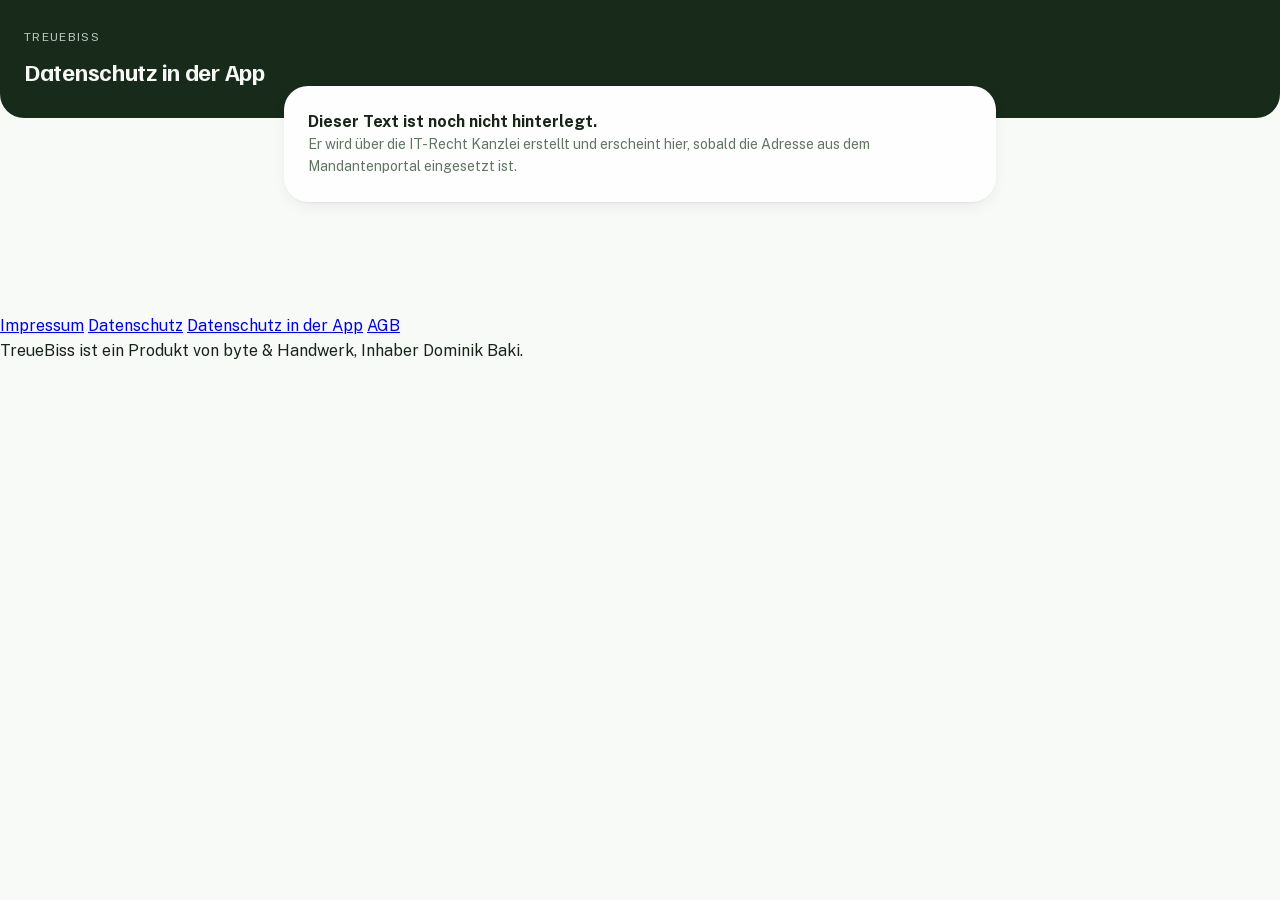
<file: web/datenschutz-app/index.html>
<!doctype html>
<html lang="de">
<head>
<meta charset="utf-8">
<meta name="viewport" content="width=device-width, initial-scale=1, viewport-fit=cover">
<title>Datenschutz in der App — TreueBiss</title>
<meta name="theme-color" content="#4CAF50">
<link rel="canonical" href="https://treuebiss.de/datenschutz-app/">
<meta name="description" content="Was die Stempelkarte selbst verarbeitet: die Karte und der Nachweis, dass ein Stempel berechtigt war.">
<meta name="robots" content="index, follow">
<link rel="preload" href="../gemeinsam/fonts/familjen-grotesk-latin.woff2" as="font" type="font/woff2" crossorigin>
<link rel="preload" href="../gemeinsam/fonts/public-sans-latin.woff2" as="font" type="font/woff2" crossorigin>
<link rel="stylesheet" href="../gemeinsam/basis.css">
<style>
  /*
    Rechtsseite. Keine Einwilligungsabfrage, kein Analysewerkzeug - auf
    treuebiss.de laeuft nichts davon, und eine Rechtsseite waere der letzte
    Ort, an dem damit angefangen wird.

    Der Textblock kommt von der IT-Recht Kanzlei. Ihr Skript ersetzt den
    leeren div durch den hinterlegten Text; die Adresse ist je Rechtstext eine
    andere und steht im Mandantenportal.
  */
  .kopf {
    background: var(--grund); color: var(--grund-text);
    padding: calc(env(safe-area-inset-top) + var(--s5)) var(--s5) var(--s6);
    border-radius: 0 0 var(--s5) var(--s5);
  }
  .kopf a {
    color: var(--grund-leise); text-decoration: none;
    font-size: var(--t-mikro); letter-spacing: .11em; text-transform: uppercase;
  }
  .kopf h1 {
    font-size: var(--t-gross); font-weight: 700; margin: var(--s2) 0 0;
    line-height: 1.2;
  }
  main { max-width: 760px; margin: calc(var(--s6) * -1) auto 0; padding: 0 var(--s5) var(--s7); }
  .itrk-legaltext { font-size: var(--t-klein); line-height: 1.65; }
  .itrk-legaltext h1, .itrk-legaltext h2, .itrk-legaltext h3 {
    font-family: var(--display); line-height: 1.25; margin: var(--s5) 0 var(--s2);
  }
  .itrk-legaltext h1 { font-size: var(--t-gross); }
  .itrk-legaltext h2 { font-size: var(--t-body); }
  .itrk-legaltext h3 { font-size: var(--t-klein); }
  .itrk-legaltext p, .itrk-legaltext li { margin: 0 0 var(--s2); }
  .itrk-legaltext a { color: var(--marke); overflow-wrap: anywhere; }
  .fuss {
    max-width: 760px; margin: 0 auto; padding: 0 var(--s5) var(--s7);
    font-size: var(--t-mikro); line-height: 1.7; color: var(--tinte-leise);
  }
  .fuss a { color: var(--tinte-leise); }
  .fuss nav { display: flex; flex-wrap: wrap; gap: var(--s1) var(--s3); margin-bottom: var(--s2); }
</style>
</head>
<body>

<header class="kopf">
  <a href="/">TreueBiss</a>
  <h1>Datenschutz in der App</h1>
</header>

<main>

  <!--
    PLATZHALTER - vor dem Livegang loeschen.

    Eine erreichbare Rechtsseite ohne Text ist schlechter als gar keine: Sie
    sieht aus, als waere die Pflicht erfuellt. Solange dieser Block steht,
    gehoert die Seite nicht in die Fusszeile und nicht in config.js.
  -->
  <div class="karte">
    <b>Dieser Text ist noch nicht hinterlegt.</b>
    <p class="leer-text">Er wird über die IT-Recht Kanzlei erstellt und
    erscheint hier, sobald die Adresse aus dem Mandantenportal eingesetzt
    ist.</p>
  </div>

  <!--
    Der Textblock der IT-Recht Kanzlei.

    data-itrk-legaltext-url ist je Rechtstext eine andere Adresse. Wird die der
    Website-Datenschutzerklaerung wiederverwendet, steht hier der falsche Text,
    und zwar unauffaellig.
  -->
  <div class="itrk-legaltext" data-itrk-legaltext-url=""></div>
  <script src="https://www.it-recht-kanzlei.de/js/itrk-legaltext.js"></script>

</main>

<p class="fuss">
  <nav>
    <a href="/impressum/">Impressum</a>
    <a href="/datenschutz/">Datenschutz</a>
    <a href="/datenschutz-app/">Datenschutz in der App</a>
    <a href="/agb/">AGB</a>
  </nav>
  TreueBiss ist ein Produkt von byte &amp; Handwerk, Inhaber Dominik Baki.
</p>

</body>
</html>
</file>
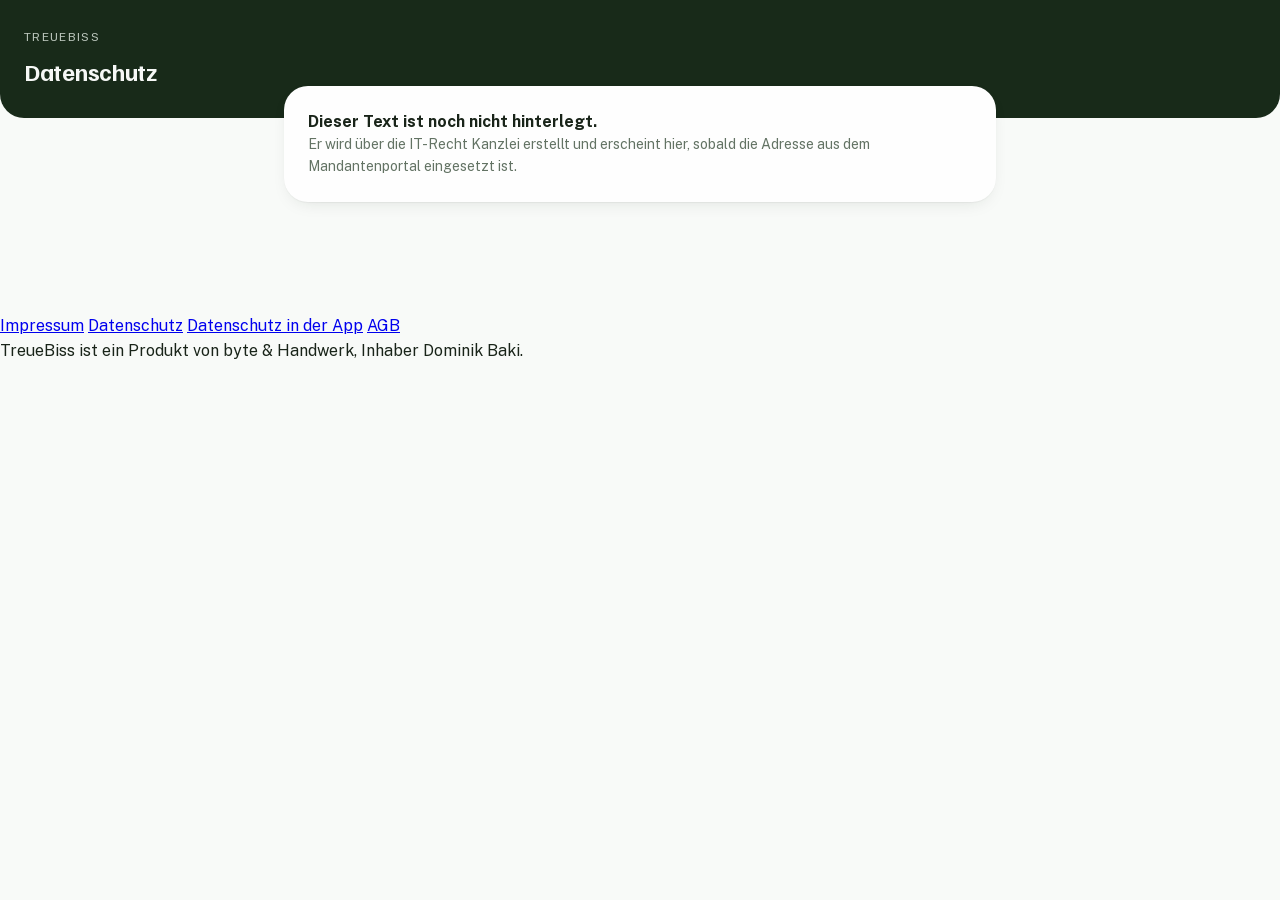
<file: web/datenschutz/index.html>
<!doctype html>
<html lang="de">
<head>
<meta charset="utf-8">
<meta name="viewport" content="width=device-width, initial-scale=1, viewport-fit=cover">
<title>Datenschutz — TreueBiss</title>
<meta name="theme-color" content="#4CAF50">
<link rel="canonical" href="https://treuebiss.de/datenschutz/">
<meta name="description" content="Wie treuebiss.de mit Daten umgeht - die Erklaerung fuer diese Website.">
<meta name="robots" content="index, follow">
<link rel="preload" href="../gemeinsam/fonts/familjen-grotesk-latin.woff2" as="font" type="font/woff2" crossorigin>
<link rel="preload" href="../gemeinsam/fonts/public-sans-latin.woff2" as="font" type="font/woff2" crossorigin>
<link rel="stylesheet" href="../gemeinsam/basis.css">
<style>
  /*
    Rechtsseite. Keine Einwilligungsabfrage, kein Analysewerkzeug - auf
    treuebiss.de laeuft nichts davon, und eine Rechtsseite waere der letzte
    Ort, an dem damit angefangen wird.

    Der Textblock kommt von der IT-Recht Kanzlei. Ihr Skript ersetzt den
    leeren div durch den hinterlegten Text; die Adresse ist je Rechtstext eine
    andere und steht im Mandantenportal.
  */
  .kopf {
    background: var(--grund); color: var(--grund-text);
    padding: calc(env(safe-area-inset-top) + var(--s5)) var(--s5) var(--s6);
    border-radius: 0 0 var(--s5) var(--s5);
  }
  .kopf a {
    color: var(--grund-leise); text-decoration: none;
    font-size: var(--t-mikro); letter-spacing: .11em; text-transform: uppercase;
  }
  .kopf h1 {
    font-size: var(--t-gross); font-weight: 700; margin: var(--s2) 0 0;
    line-height: 1.2;
  }
  main { max-width: 760px; margin: calc(var(--s6) * -1) auto 0; padding: 0 var(--s5) var(--s7); }
  .itrk-legaltext { font-size: var(--t-klein); line-height: 1.65; }
  .itrk-legaltext h1, .itrk-legaltext h2, .itrk-legaltext h3 {
    font-family: var(--display); line-height: 1.25; margin: var(--s5) 0 var(--s2);
  }
  .itrk-legaltext h1 { font-size: var(--t-gross); }
  .itrk-legaltext h2 { font-size: var(--t-body); }
  .itrk-legaltext h3 { font-size: var(--t-klein); }
  .itrk-legaltext p, .itrk-legaltext li { margin: 0 0 var(--s2); }
  .itrk-legaltext a { color: var(--marke); overflow-wrap: anywhere; }
  .fuss {
    max-width: 760px; margin: 0 auto; padding: 0 var(--s5) var(--s7);
    font-size: var(--t-mikro); line-height: 1.7; color: var(--tinte-leise);
  }
  .fuss a { color: var(--tinte-leise); }
  .fuss nav { display: flex; flex-wrap: wrap; gap: var(--s1) var(--s3); margin-bottom: var(--s2); }
</style>
</head>
<body>

<header class="kopf">
  <a href="/">TreueBiss</a>
  <h1>Datenschutz</h1>
</header>

<main>

  <!--
    PLATZHALTER - vor dem Livegang loeschen.

    Eine erreichbare Rechtsseite ohne Text ist schlechter als gar keine: Sie
    sieht aus, als waere die Pflicht erfuellt. Solange dieser Block steht,
    gehoert die Seite nicht in die Fusszeile und nicht in config.js.
  -->
  <div class="karte">
    <b>Dieser Text ist noch nicht hinterlegt.</b>
    <p class="leer-text">Er wird über die IT-Recht Kanzlei erstellt und
    erscheint hier, sobald die Adresse aus dem Mandantenportal eingesetzt
    ist.</p>
  </div>

  <!--
    Der Textblock der IT-Recht Kanzlei.

    data-itrk-legaltext-url ist je Rechtstext eine andere Adresse. Wird die der
    Website-Datenschutzerklaerung wiederverwendet, steht hier der falsche Text,
    und zwar unauffaellig.
  -->
  <div class="itrk-legaltext" data-itrk-legaltext-url=""></div>
  <script src="https://www.it-recht-kanzlei.de/js/itrk-legaltext.js"></script>

</main>

<p class="fuss">
  <nav>
    <a href="/impressum/">Impressum</a>
    <a href="/datenschutz/">Datenschutz</a>
    <a href="/datenschutz-app/">Datenschutz in der App</a>
    <a href="/agb/">AGB</a>
  </nav>
  TreueBiss ist ein Produkt von byte &amp; Handwerk, Inhaber Dominik Baki.
</p>

</body>
</html>
</file>
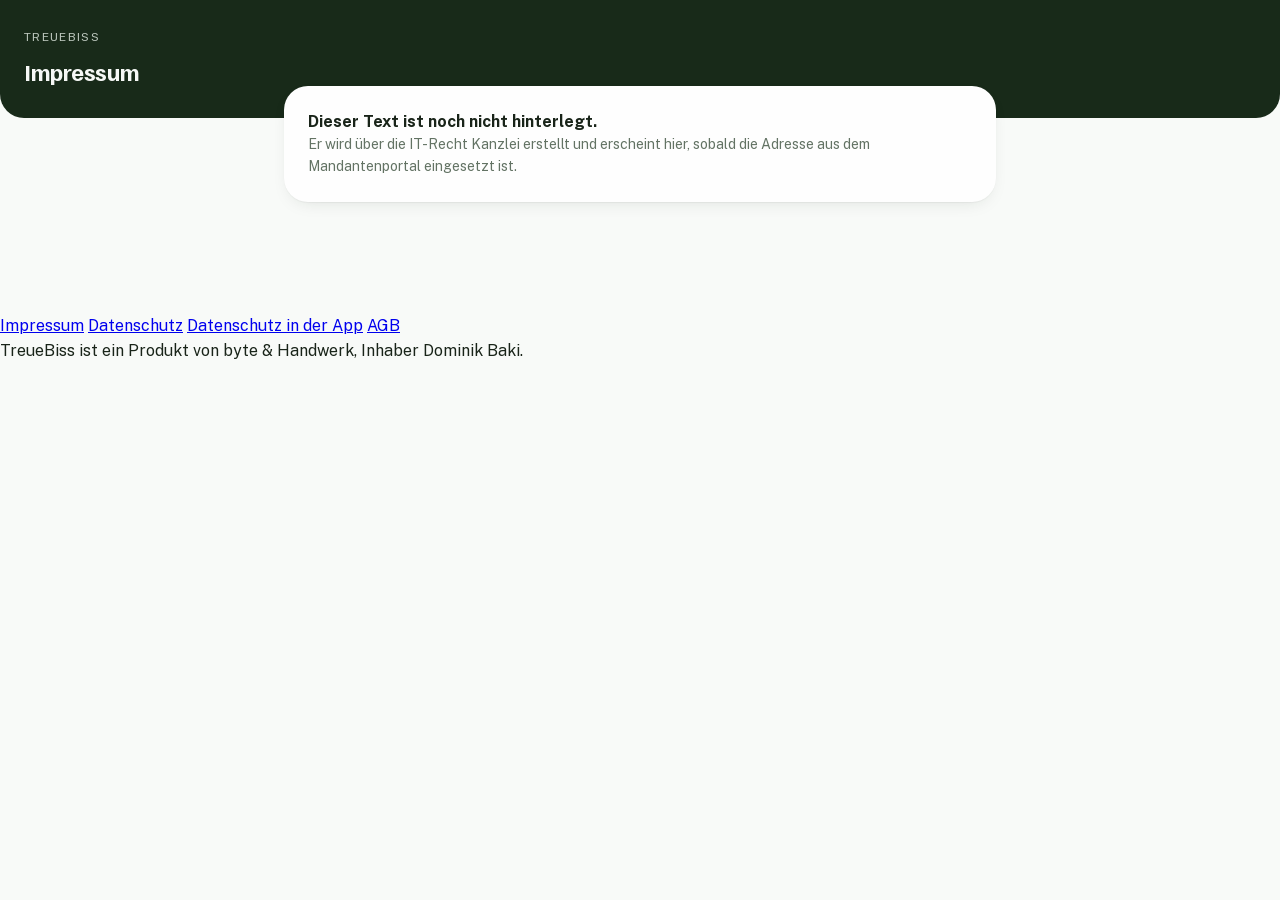
<file: web/impressum/index.html>
<!doctype html>
<html lang="de">
<head>
<meta charset="utf-8">
<meta name="viewport" content="width=device-width, initial-scale=1, viewport-fit=cover">
<title>Impressum — TreueBiss</title>
<meta name="theme-color" content="#4CAF50">
<link rel="canonical" href="https://treuebiss.de/impressum/">
<meta name="description" content="Anbieterkennzeichnung fuer treuebiss.de nach Paragraf 5 DDG.">
<meta name="robots" content="index, follow">
<link rel="preload" href="../gemeinsam/fonts/familjen-grotesk-latin.woff2" as="font" type="font/woff2" crossorigin>
<link rel="preload" href="../gemeinsam/fonts/public-sans-latin.woff2" as="font" type="font/woff2" crossorigin>
<link rel="stylesheet" href="../gemeinsam/basis.css">
<style>
  /*
    Rechtsseite. Keine Einwilligungsabfrage, kein Analysewerkzeug - auf
    treuebiss.de laeuft nichts davon, und eine Rechtsseite waere der letzte
    Ort, an dem damit angefangen wird.

    Der Textblock kommt von der IT-Recht Kanzlei. Ihr Skript ersetzt den
    leeren div durch den hinterlegten Text; die Adresse ist je Rechtstext eine
    andere und steht im Mandantenportal.
  */
  .kopf {
    background: var(--grund); color: var(--grund-text);
    padding: calc(env(safe-area-inset-top) + var(--s5)) var(--s5) var(--s6);
    border-radius: 0 0 var(--s5) var(--s5);
  }
  .kopf a {
    color: var(--grund-leise); text-decoration: none;
    font-size: var(--t-mikro); letter-spacing: .11em; text-transform: uppercase;
  }
  .kopf h1 {
    font-size: var(--t-gross); font-weight: 700; margin: var(--s2) 0 0;
    line-height: 1.2;
  }
  main { max-width: 760px; margin: calc(var(--s6) * -1) auto 0; padding: 0 var(--s5) var(--s7); }
  .itrk-legaltext { font-size: var(--t-klein); line-height: 1.65; }
  .itrk-legaltext h1, .itrk-legaltext h2, .itrk-legaltext h3 {
    font-family: var(--display); line-height: 1.25; margin: var(--s5) 0 var(--s2);
  }
  .itrk-legaltext h1 { font-size: var(--t-gross); }
  .itrk-legaltext h2 { font-size: var(--t-body); }
  .itrk-legaltext h3 { font-size: var(--t-klein); }
  .itrk-legaltext p, .itrk-legaltext li { margin: 0 0 var(--s2); }
  .itrk-legaltext a { color: var(--marke); overflow-wrap: anywhere; }
  .fuss {
    max-width: 760px; margin: 0 auto; padding: 0 var(--s5) var(--s7);
    font-size: var(--t-mikro); line-height: 1.7; color: var(--tinte-leise);
  }
  .fuss a { color: var(--tinte-leise); }
  .fuss nav { display: flex; flex-wrap: wrap; gap: var(--s1) var(--s3); margin-bottom: var(--s2); }
</style>
</head>
<body>

<header class="kopf">
  <a href="/">TreueBiss</a>
  <h1>Impressum</h1>
</header>

<main>

  <!--
    PLATZHALTER - vor dem Livegang loeschen.

    Eine erreichbare Rechtsseite ohne Text ist schlechter als gar keine: Sie
    sieht aus, als waere die Pflicht erfuellt. Solange dieser Block steht,
    gehoert die Seite nicht in die Fusszeile und nicht in config.js.
  -->
  <div class="karte">
    <b>Dieser Text ist noch nicht hinterlegt.</b>
    <p class="leer-text">Er wird über die IT-Recht Kanzlei erstellt und
    erscheint hier, sobald die Adresse aus dem Mandantenportal eingesetzt
    ist.</p>
  </div>

  <!--
    Der Textblock der IT-Recht Kanzlei.

    data-itrk-legaltext-url ist je Rechtstext eine andere Adresse. Wird die der
    Website-Datenschutzerklaerung wiederverwendet, steht hier der falsche Text,
    und zwar unauffaellig.
  -->
  <div class="itrk-legaltext" data-itrk-legaltext-url=""></div>
  <script src="https://www.it-recht-kanzlei.de/js/itrk-legaltext.js"></script>

</main>

<p class="fuss">
  <nav>
    <a href="/impressum/">Impressum</a>
    <a href="/datenschutz/">Datenschutz</a>
    <a href="/datenschutz-app/">Datenschutz in der App</a>
    <a href="/agb/">AGB</a>
  </nav>
  TreueBiss ist ein Produkt von byte &amp; Handwerk, Inhaber Dominik Baki.
</p>

</body>
</html>
</file>
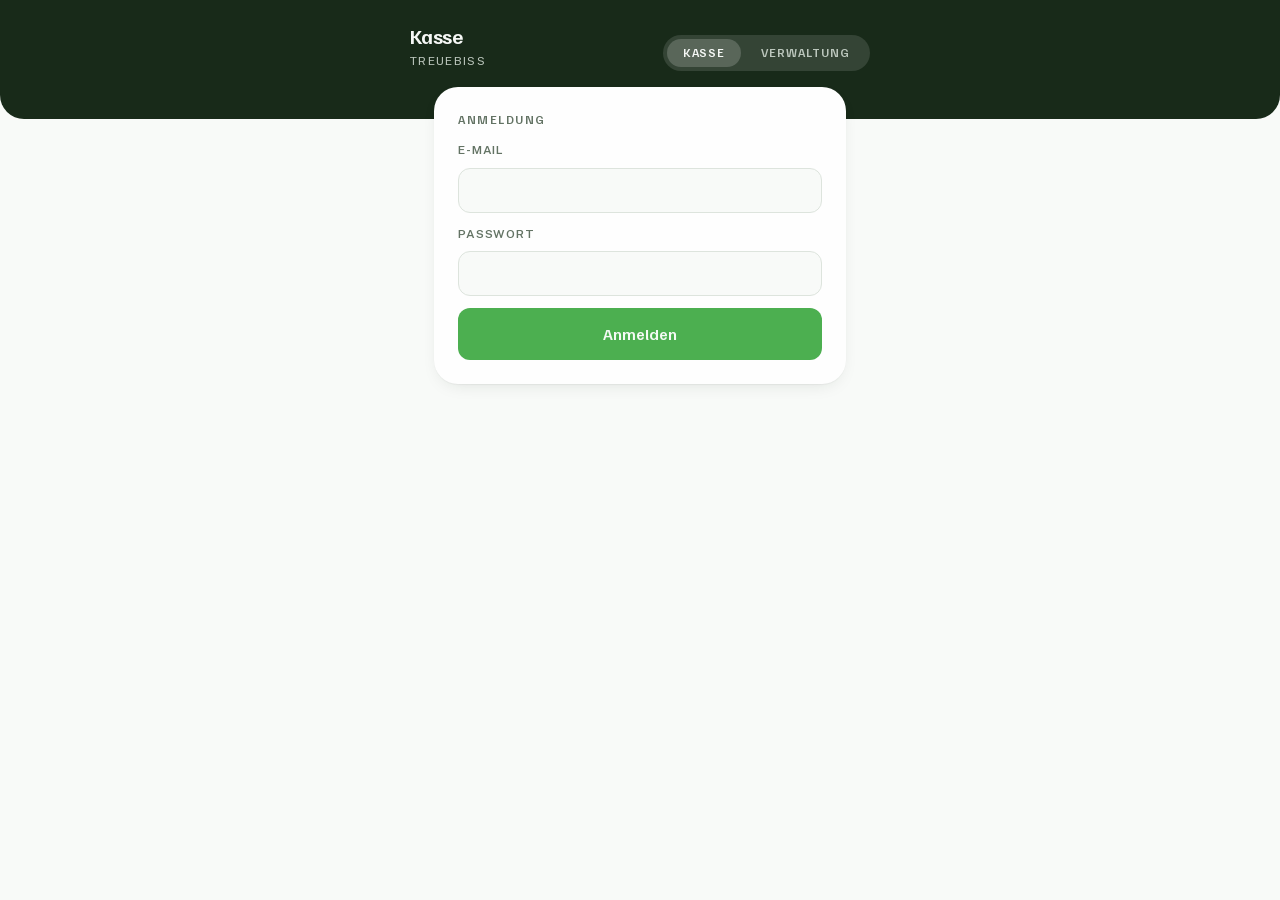
<file: web/kasse/index.html>
<!doctype html>
<html lang="de">
<head>
<meta charset="utf-8">
<meta name="viewport" content="width=device-width, initial-scale=1, viewport-fit=cover">
<title>TreueBiss – Kasse</title>
<meta name="theme-color" content="#4CAF50">
<link rel="preload" href="../gemeinsam/fonts/familjen-grotesk-latin.woff2" as="font" type="font/woff2" crossorigin>
<link rel="preload" href="../gemeinsam/fonts/public-sans-latin.woff2" as="font" type="font/woff2" crossorigin>
<link rel="stylesheet" href="../gemeinsam/basis.css">
<style>
  /*
    Werkzeug des Personals, nicht Schaufenster des Betriebs: Die Kasse bleibt
    bei der Vorgabefarbe. Wer zwischen zwei Filialen wechselt, soll dieselbe
    Oberfläche vorfinden - und an der Kasse hilft ein eingefärbter Rahmen
    niemandem, Tempo aber sehr.
  */
  .kopf {
    background: var(--grund); color: var(--grund-text);
    padding: calc(env(safe-area-inset-top) + var(--s5)) var(--s5) var(--s7);
    border-radius: 0 0 var(--s5) var(--s5);
  }
  .kopf-innen {
    max-width: 460px; margin: 0 auto;
    display: flex; flex-wrap: wrap; align-items: flex-end;
    justify-content: space-between; gap: var(--s3);
  }
  .kopf h1 { font-size: var(--t-display); font-weight: 700; margin: 0; line-height: 1.2; }
  .kopf p {
    margin: var(--s1) 0 0; font-size: var(--t-mikro); letter-spacing: .11em;
    text-transform: uppercase; color: var(--grund-leise);
  }

  main { max-width: 460px; margin: calc(var(--s6) * -1) auto 0; padding: 0 var(--s5) var(--s7); }

  /*
    Die Bestätigung ist der eine Moment, auf den es hier ankommt: Die
    Verkaufskraft schaut im Vorbeigehen hin, mit dem Kunden gegenüber. Nicht
    eine Zeile Text unter vielen, sondern eine Fläche, die man aus einem
    Meter Abstand liest.
  */
  .bestaetigung {
    background: var(--gut); color: var(--gut-text);
    border-radius: var(--s5); padding: var(--s5);
    margin-bottom: var(--s4); text-align: center;
  }
  .bestaetigung .haken {
    width: var(--s7); height: var(--s7); margin: 0 auto var(--s3);
    border-radius: 50%; background: var(--marke); color: var(--marke-text);
    display: grid; place-items: center; font-size: var(--t-gross);
    animation: aufgehen 240ms cubic-bezier(.2, .8, .3, 1) both;
  }
  .bestaetigung b {
    display: block; font-family: var(--display);
    font-size: var(--t-gross); font-weight: 700; line-height: 1.15;
  }
  .bestaetigung span { font-size: var(--t-klein); }
  @keyframes aufgehen {
    from { transform: scale(.6); opacity: 0; }
    to   { transform: scale(1); opacity: 1; }
  }

  video {
    width: 100%; aspect-ratio: 4/3; object-fit: cover;
    border-radius: var(--s3); background: var(--grund);
    display: block; margin-bottom: var(--s4);
  }
  .trenner {
    border: 0; border-top: 1px solid var(--linie-zart);
    margin: var(--s5) calc(var(--s5) * -1);
  }

  /*
    Der Code muss aus einem Meter Abstand scanbar sein, quer über den Tresen -
    also so groß wie die Karte hergibt, auf weißem Grund. Ein dunkler
    Hintergrund macht ihn für manche Kameras unlesbar, deshalb ist das Feld
    hier bewusst nicht themenabhängig.
  */
  .qr-feld {
    background: #fff; border-radius: var(--s3); padding: var(--s4);
    /* minmax(0, 1fr) statt auto: Sonst waechst die Spalte auf die Eigenbreite
       des Canvas (640 px), und der Code ragt aus der Karte heraus. */
    display: grid; grid-template-columns: minmax(0, 1fr); justify-items: center;
    margin-bottom: var(--s3);
  }
  .qr-feld canvas { width: 100%; height: auto; max-width: 320px; image-rendering: pixelated; }
  .tresen-tippen { margin-top: var(--s3); }
  .tresen-tippen summary {
    font-size: var(--t-klein); color: var(--tinte-leise); cursor: pointer;
  }
  .tresen-code {
    margin: var(--s2) 0 0; padding: var(--s3);
    /*
     * --papier, nicht --grund-leise. Letzteres ist als Schriftfarbe auf dem
     * dunklen Kopf gedacht und kippt im dunklen Modus nicht mit: Dort stehen
     * --grund-leise (66 %) und --tinte (94 %) beide hell, der Code lag bei
     * 2,02 : 1. --papier und --tinte wechseln gemeinsam.
     */
    background: var(--papier); color: var(--tinte); border-radius: var(--s2);
    font-family: ui-monospace, SFMono-Regular, Menlo, Monaco, monospace;
    font-size: var(--t-mikro); line-height: 1.5;
    word-break: break-all; user-select: all;
  }

  .frist {
    font-size: var(--t-klein); color: var(--tinte-leise);
    font-variant-numeric: tabular-nums; margin: 0; text-align: center;
  }

  /* Zahlen sind Nachschlagewerk, nicht Hauptsache - deshalb nebenan. */
</style>
</head>
<body>

<header class="kopf">
  <div class="kopf-innen">
    <div>
      <h1>Kasse</h1>
      <p id="betrieb">TreueBiss</p>
    </div>
    <nav id="wechsel" class="wechsel verborgen" aria-label="Bereich wechseln">
      <a href="./" aria-current="page">Kasse</a>
      <a href="../verwaltung/">Verwaltung</a>
    </nav>
  </div>
</header>

<main>
  <div id="demo-schild" class="demo-schild verborgen">
    <b>Demozugang — nur zum Ansehen</b>
    Einlösen und Tresen-Code sind abgeschaltet. So sieht die Kasse aus, wenn
    Sie TreueBiss betreiben.
  </div>
  <div id="bestaetigung" role="status" aria-live="polite"></div>
  <div id="meldung" role="status" aria-live="polite"></div>

  <!-- Anmeldung -->
  <section id="anmeldung" class="karte">
    <p class="marke">Anmeldung</p>
    <label for="email">E-Mail</label>
    <input id="email" type="email" autocomplete="username" inputmode="email">
    <label for="passwort">Passwort</label>
    <input id="passwort" type="password" autocomplete="current-password">
    <button id="anmelden">Anmelden</button>
  </section>

  <!-- Einlösen -->
  <section id="kasse" class="karte verborgen">
    <p class="marke">Gutschein einlösen</p>
    <video id="video" playsinline muted class="verborgen"></video>
    <div id="scanner-bereich">
      <button id="scannen" class="verborgen">QR-Code scannen</button>
      <p id="kein-scanner" class="hinweis verborgen"></p>
    </div>
    <hr class="trenner">
    <label for="code">Gutschein-Nummer</label>
    <input id="code" placeholder="z. B. 7aa68458-61fc-…" autocapitalize="off" spellcheck="false">
    <button id="einloesen" class="still">Von Hand einlösen</button>
  </section>

  <!-- Stempel-QR für den Tresen -->
  <section id="tresen" class="karte verborgen">
    <p class="marke">Stempel sammeln</p>
    <p class="hinweis" id="tresen-hinweis">
      Kunde scannt diesen Code — auch ohne Karte. Er legt sie an und gibt
      den ersten Stempel.
    </p>
    <div class="qr-feld"><canvas id="tresen-qr"></canvas></div>
    <p class="frist" id="tresen-frist"></p>
    <details class="tresen-tippen">
      <summary>Kamera geht nicht?</summary>
      <p class="hinweis">
        Für Kunden, die ihre Karte schon offen haben: Der Code kommt unter
        „Nummer vom Kassenbon“ hinein. Er wechselt genauso oft wie der
        QR-Code. Wer noch keine Karte hat, scannt den Code oben.
      </p>
      <p class="tresen-code" id="tresen-code"></p>
    </details>
  </section>

  <!--
    Die Zahlen des Betriebs standen hier bis zum 02.09.2026. Sie gehoeren der
    Betriebsleitung, nicht dem Tresen - eine Verkaufskraft braucht sie nicht,
    um einzuloesen, und Umsatzzahlen liegen offen, sobald das Geraet
    unbeaufsichtigt steht.
  -->
  <section id="abmelden-bereich" class="karte neben verborgen">
    <div class="reihe">
      <button id="abmelden" class="still">Abmelden</button>
    </div>
  </section>
</main>

<script type="module">
import { createClient } from 'https://esm.sh/@supabase/supabase-js@2';

// Aus supabase/config.js - siehe web/kasse/config.example.js
import { SUPABASE_URL, SUPABASE_ANON_KEY } from './config.js';

/*
 * Speicherschlüssel: Die Grenze verläuft zwischen Kunde und Betrieb, nicht
 * zwischen den einzelnen Seiten.
 *
 * Ohne eigenen Schlüssel teilen sich alle Seiten unter derselben Adresse EINE
 * Anmeldung, weil der Supabase-Client sein Token immer unter
 * `sb-<projekt>-auth-token` ablegt. Zwischen Kundenseite und Betriebsseiten
 * wäre das übel: Eine Verkaufskraft, die auf dem Kassengerät die Kundenseite
 * öffnet, sammelt Stempel auf den Kassenzugang, weil schon eine Sitzung da
 * ist und gar keine anonyme Anmeldung mehr stattfindet.
 *
 * Kasse und Verwaltung dagegen sind derselbe Mensch mit demselben Login. Sie
 * teilen sich `treuebiss-betrieb`, damit der Umschalter im Kopf nicht auf ein
 * Anmeldeformular führt. Was der Zugang darf, entscheidet ohnehin der Server:
 * `is_owner_of` in den Funktionen, nicht die Seite.
 */
const db = createClient(SUPABASE_URL, SUPABASE_ANON_KEY,
  { auth: { storageKey: 'treuebiss-betrieb' } });
const $ = (id) => document.getElementById(id);
let scanLaeuft = false;
let aktiverBetrieb = null;
let aktiverSlug = null;

function melden(text) {
  $('meldung').innerHTML = text ? `<div class="meldung">${text}</div>` : '';
  if (text) $('bestaetigung').innerHTML = '';
}

/*
 * Der Erfolgsfall bekommt eine eigene Flaeche statt einer Textzeile. An der
 * Kasse schaut die Verkaufskraft im Vorbeigehen hin, mit dem Kunden
 * gegenueber - eine Zeile unter anderen Zeilen wird dabei uebersehen.
 */
function bestaetigen(zeit) {
  $('meldung').innerHTML = '';
  $('bestaetigung').innerHTML = `<div class="bestaetigung">
      <div class="haken" aria-hidden="true">&check;</div>
      <b>Eingelöst</b>
      <span>${zeit} Uhr &middot; Guten Appetit!</span>
    </div>`;
}

/** Sperrt einen Knopf, solange seine Anfrage laeuft. */
function beschaeftigt(knopf, an, text) {
  if (!knopf) return;
  if (an) {
    knopf.dataset.ruhetext ??= knopf.textContent;
    knopf.textContent = text;
    knopf.disabled = true;
  } else {
    knopf.textContent = knopf.dataset.ruhetext ?? knopf.textContent;
    knopf.disabled = false;
  }
}

/**
 * Erreichte die Anfrage den Server ueberhaupt? Ein Netzwerkfehler hat keinen
 * HTTP-Status - die Unterscheidung ist wichtig, weil sonst ein Verbindungs-
 * abbruch wie ein Tippfehler aussieht und an der Kasse jemand dreimal das
 * Passwort neu eingibt.
 */
function istNetzfehler(fehler) {
  if (/fetch|network|Failed to send/i.test(fehler?.message ?? '')) return true;
  if (fehler?.name?.includes('Retryable')) return true;
  // Vorsichtig sein: Ein PostgrestError traegt den SQLSTATE in `code`, ein
  // AuthError einen HTTP-Status in `status`. Fehlt beides, kam die Anfrage
  // nicht an. Wer nur auf `status` prueft, haelt jeden Datenbankfehler
  // faelschlich fuer einen Verbindungsabbruch.
  return !fehler?.code && !fehler?.status;
}

/** Uebersetzt die Fehlercodes der Datenbankfunktionen in Klartext. */
function fehlertext(fehler) {
  if (istNetzfehler(fehler)) return 'Keine Verbindung zum Server.';
  const t = (fehler?.message ?? '') + (fehler?.details ?? '');
  if (t.includes('not staff')) return 'Dieser Zugang gehört nicht zu diesem Betrieb.';
  if (t.includes('already redeemed')) return 'Dieser Gutschein wurde bereits eingelöst.';
  if (t.includes('expired')) return 'Dieser Gutschein ist abgelaufen.';
  if (t.includes('not found')) return 'Diesen Gutschein gibt es nicht.';
  return 'Es hat nicht geklappt. Bitte noch einmal versuchen.';
}

/** Fehler bei der Anmeldung, nach Ursache getrennt. */
function anmeldeFehlertext(fehler) {
  if (istNetzfehler(fehler)) {
    return 'Keine Verbindung zum Server. Prüfe die Internetverbindung '
         + 'und die Adresse in <code>config.js</code>.';
  }
  const t = fehler?.message ?? '';
  if (/not confirmed/i.test(t)) {
    return 'Dieser Zugang ist noch nicht bestätigt. Im Supabase-Dashboard '
         + 'unter Authentication → Users „Auto Confirm User“ setzen.';
  }
  if (/invalid login/i.test(t)) return 'E-Mail oder Passwort stimmt nicht.';
  return 'Anmeldung fehlgeschlagen: ' + t;
}

/**
 * Nicht ausgefuellte Konfiguration frueh erkennen. Sonst schlaegt jede
 * Anmeldung fehl und sieht aus, als stimme das Passwort nicht.
 */
function konfigurationFehlt() {
  return !SUPABASE_URL || SUPABASE_URL.includes('DEIN-PROJEKT')
      || !SUPABASE_ANON_KEY || SUPABASE_ANON_KEY.includes('DEIN_ANON_KEY');
}

async function einloesen(gutscheinId) {
  const id = gutscheinId.trim();
  if (!id) return;
  melden('');
  beschaeftigt($('einloesen'), true, 'Einen Moment …');
  const { data, error } = await db.rpc('staff_redeem_voucher', { p_voucher_id: id });
  beschaeftigt($('einloesen'), false);
  if (error) { console.error('staff_redeem_voucher', error); melden(fehlertext(error)); return; }
  const zeit = new Date(data[0].redeemed_at)
    .toLocaleTimeString('de-DE', { hour: '2-digit', minute: '2-digit' });
  bestaetigen(zeit);
  $('code').value = '';
}

/**
 * Laedt die Zahlen des Betriebs.
 *
 * Gibt zurueck, was schiefging - ein Fehler der Datenbankfunktion darf nicht
 * genauso aussehen wie "kein Betrieb zugeordnet", sonst sucht man an der
 * falschen Stelle.
 *
 * @returns {'ok'|'kein-betrieb'|{fehler: string}}
 */
/*
 * Welcher Betrieb ist das hier?
 *
 * Frueher beantwortete das staff_pilot_summary - die Funktion lieferte
 * Kennzahlen und nebenbei Kennung und Name. Seit die Kasse die Zahlen nicht
 * mehr sieht, gaebe sie null Zeilen zurueck, und die Kasse haette gar keinen
 * Betrieb mehr: kein Tresen-Code, kein Name im Kopf. Der Weg fuehrt jetzt
 * ueber die zwei Tabellen, die das Personal ohnehin lesen darf.
 *
 * @returns {'ok'|'kein-betrieb'|{fehler: string}}
 */
async function betriebLaden() {
  const { data: rollen, error } = await db
    .from('tenant_staff').select('tenant_id').limit(1);
  if (error) {
    if (istNetzfehler(error)) return { fehler: 'Keine Verbindung zum Server.' };
    return { fehler: 'Der Betrieb liess sich nicht laden: ' + error.message };
  }
  if (!rollen?.length) return 'kein-betrieb';

  // slug dazu: Der Tresen-QR fuehrt seit dem 02.09.2026 auf die Kundenkarte
  // dieses Betriebs, und dafuer braucht er den Kurznamen.
  const { data: betriebe, error: fehler2 } = await db
    .from('tenants').select('id, name, slug').eq('id', rollen[0].tenant_id).limit(1);
  if (fehler2) return { fehler: 'Der Betrieb liess sich nicht laden: ' + fehler2.message };
  // Zuordnung da, Betrieb nicht lesbar: Die Policy verlangt is_active.
  if (!betriebe?.length) return 'kein-betrieb';

  aktiverBetrieb = betriebe[0].id;
  aktiverSlug = betriebe[0].slug;
  $('betrieb').textContent = betriebe[0].name;
  return 'ok';
}

/**
 * Scannen ueber die BarcodeDetector-API. Sie fehlt in Safari und Firefox,
 * und die Kamera braucht https oder localhost - aus einer lokal geoeffneten
 * Datei geht sie nicht. Deshalb ist die manuelle Eingabe gleichwertig und
 * nicht nur Notloesung.
 */
async function scannerVorbereiten() {
  const gehtNicht = (grund) => {
    $('kein-scanner').textContent = grund + ' Gib die Nummer unten ein.';
    $('kein-scanner').classList.remove('verborgen');
  };
  if (!('BarcodeDetector' in window)) {
    return gehtNicht('Dieser Browser kann keine QR-Codes lesen.');
  }
  if (!window.isSecureContext) {
    return gehtNicht('Die Kamera braucht eine https-Adresse.');
  }
  $('scannen').classList.remove('verborgen');
  $('scannen').onclick = starteScan;
}

async function starteScan() {
  if (scanLaeuft) return;
  const video = $('video');
  try {
    video.srcObject = await navigator.mediaDevices.getUserMedia({
      video: { facingMode: 'environment' }
    });
    await video.play();
  } catch {
    melden('Kein Zugriff auf die Kamera.');
    return;
  }
  video.classList.remove('verborgen');
  $('scannen').textContent = 'Scan läuft …';
  $('scannen').disabled = true;
  scanLaeuft = true;

  const detector = new BarcodeDetector({ formats: ['qr_code'] });
  const suchen = async () => {
    if (!scanLaeuft) return;
    try {
      const treffer = await detector.detect(video);
      if (treffer.length) { await scanBeenden(treffer[0].rawValue); return; }
    } catch { /* einzelne Frames duerfen fehlschlagen */ }
    requestAnimationFrame(suchen);
  };
  requestAnimationFrame(suchen);
}

async function scanBeenden(wert) {
  scanLaeuft = false;
  const video = $('video');
  video.srcObject?.getTracks().forEach((t) => t.stop());
  video.classList.add('verborgen');
  $('scannen').textContent = 'QR-Code scannen';
  $('scannen').disabled = false;
  if (wert) await einloesen(wert);
}

/*
 * Zeigt den Umschalter nur, wenn dieser Zugang die Verwaltung auch betreten
 * darf. Wer nur an der Kasse steht, bekaeme dort sonst eine Absage - ein
 * Weg, der ins Leere fuehrt, ist schlechter als kein Weg.
 */
async function wechselPruefen() {
  const { data, error } = await db.from('tenant_staff').select('role');
  if (error) { console.error('tenant_staff', error); return; }
  const rollen = (data ?? []).map((r) => r.role);
  $('wechsel').classList.toggle('verborgen', !rollen.includes('owner'));

  /*
   * Demozugang: sehen ja, anfassen nein. Die Datenbank weist Einloesen und
   * Tresen-Token ohnehin ab (`is_demo_of`); hier geht es nur darum, keine
   * Knoepfe anzubieten, die nichts tun - und den Scanner gar nicht erst zu
   * starten, damit niemand eine Kamerafreigabe fuer nichts gibt.
   */
  const nurAnsehen = rollen.length > 0 && rollen.every((r) => r === 'demo');
  document.body.classList.toggle('nur-ansehen', nurAnsehen);
  $('demo-schild').classList.toggle('verborgen', !nurAnsehen);
  if (nurAnsehen) $('tresen').classList.add('verborgen');
}

/*
 * Der rotierende Tresen-Code.
 *
 * Er wird nicht gespeichert, sondern aus Betrieb und Zeitfenster gerechnet -
 * die Kasse holt ihn nur ab und zeichnet ihn. Kurz vor Ablauf wird neu
 * geholt, damit nie ein toter Code auf dem Tresen steht.
 */
let tresenUhr = null;

async function tresenZeigen(tenantId) {
  clearTimeout(tresenUhr);
  const { data, error } = await db.rpc('staff_counter_token', { p_tenant_id: tenantId });
  if (error || !data?.length) {
    // Nicht eingeschaltet ist kein Fehler, sondern der Normalfall.
    $('tresen').classList.add('verborgen');
    if (error && !/not enabled/.test(error.message ?? '')) console.error('staff_counter_token', error);
    return;
  }
  const { token, gueltig_bis } = data[0];
  $('tresen').classList.remove('verborgen');

  /*
   * Der Code fuehrt auf die Kundenkarte dieses Betriebs und traegt den Token
   * mit: .../app/?b=<betrieb>&tresen=<token>.
   *
   * Vorher stand nur "tresen:<token>" darin. Das half nur dem, der die Karte
   * schon hatte - ausgerechnet der auffaelligste Code im Laden konnte keine
   * anlegen, weil er den Betrieb nicht nannte. Jetzt ist ein Scan am Tresen
   * der vollstaendige Einstieg: Karte anlegen und ersten Stempel in einem Zug.
   *
   * Der abgetippte Code darunter bleibt "tresen:<token>". Wer tippt, hat die
   * Karte schon offen; eine ganze Adresse abzutippen waere Zumutung.
   */
  const ziel = new URL('../app/', location.href);
  ziel.searchParams.set('b', aktiverSlug);
  ziel.searchParams.set('tresen', token);

  const { default: QRCode } = await import('https://esm.sh/qrcode@1.5.4');
  const leinwand = $('tresen-qr');
  await QRCode.toCanvas(leinwand, ziel.toString(), {
    width: 640, margin: 1, errorCorrectionLevel: 'M',
    color: { dark: '#000000', light: '#ffffff' },
  });
  // Die Bibliothek schreibt width und height als Inline-Stil auf das Canvas.
  // Der schlaegt jede Regel im Stylesheet, und der Code ragt aus der Karte.
  // Die 640 bleiben als Aufloesung erhalten, die Darstellung macht das CSS.
  leinwand.style.width = '';
  leinwand.style.height = '';

  /*
   * Derselbe Code als Text.
   *
   * Nicht jede Kamera oeffnet sich - alte Geraete, verweigerte Freigabe, ein
   * Browser ohne Unterstuetzung. Bisher endete der Tresen-Weg dort, obwohl
   * die Karte den Code auch getippt annimmt.
   *
   * Kein zusaetzliches Risiko: Der QR daneben zeigt dieselbe Zeichenfolge,
   * gut sichtbar zum Kunden hin, und beide verfallen zur selben Sekunde.
   */
  $('tresen-code').textContent = 'tresen:' + token;

  const bis = new Date(gueltig_bis).getTime();
  const ticken = () => {
    const rest = Math.max(0, Math.round((bis - Date.now()) / 1000));
    $('tresen-frist').textContent = rest > 0
      ? `Wechselt in ${rest} Sekunde${rest === 1 ? '' : 'n'}`
      : 'Wird erneuert …';
    if (rest > 0) tresenUhr = setTimeout(ticken, 1000);
    else tresenZeigen(tenantId);
  };
  ticken();
}

function zeigeAngemeldet(ja) {
  $('anmeldung').classList.toggle('verborgen', ja);
  $('kasse').classList.toggle('verborgen', !ja);
  $('abmelden-bereich').classList.toggle('verborgen', !ja);
  if (!ja) {
    $('wechsel').classList.add('verborgen');
    $('tresen').classList.add('verborgen');
    clearTimeout(tresenUhr);
  }
}

$('anmelden').onclick = async () => {
  melden('');
  beschaeftigt($('anmelden'), true, 'Wird geprüft …');
  const { error } = await db.auth.signInWithPassword({
    email: $('email').value.trim(),
    password: $('passwort').value,
  });
  beschaeftigt($('anmelden'), false);
  if (error) { console.error('signIn', error); melden(anmeldeFehlertext(error)); return; }
  $('passwort').value = '';
  await starten();
};

$('abmelden').onclick = async () => {
  await scanBeenden(null);
  await db.auth.signOut();
  $('betrieb').textContent = 'TreueBiss';
  $('bestaetigung').innerHTML = '';
  melden('');
  zeigeAngemeldet(false);
};

$('einloesen').onclick = () => einloesen($('code').value);
$('code').onkeydown = (e) => { if (e.key === 'Enter') einloesen($('code').value); };

async function starten() {
  if (konfigurationFehlt()) {
    melden('<code>web/kasse/config.js</code> ist nicht ausgefüllt. '
         + 'Trage dort URL und Anon-Key deines Supabase-Projekts ein.');
    $('anmeldung').classList.add('verborgen');
    return;
  }
  const { data } = await db.auth.getSession();
  if (!data.session) { zeigeAngemeldet(false); return; }
  zeigeAngemeldet(true);
  const stand = await betriebLaden();
  if (aktiverBetrieb) await tresenZeigen(aktiverBetrieb);
  await wechselPruefen();
  await scannerVorbereiten();

  if (stand === 'kein-betrieb') {
    // Siehe Verwaltung: Der Leser ist Personal, kein Entwickler.
    melden('Diese Anmeldung gehört zu keinem Betrieb. Vermutlich ist der '
         + 'Zugang noch nicht freigeschaltet — melde dich bei der Person, '
         + 'die euren Betrieb eingerichtet hat.');
  } else if (typeof stand === 'object') {
    melden(stand.fehler);
  }
}

starten();
</script>
</body>
</html>
</file>
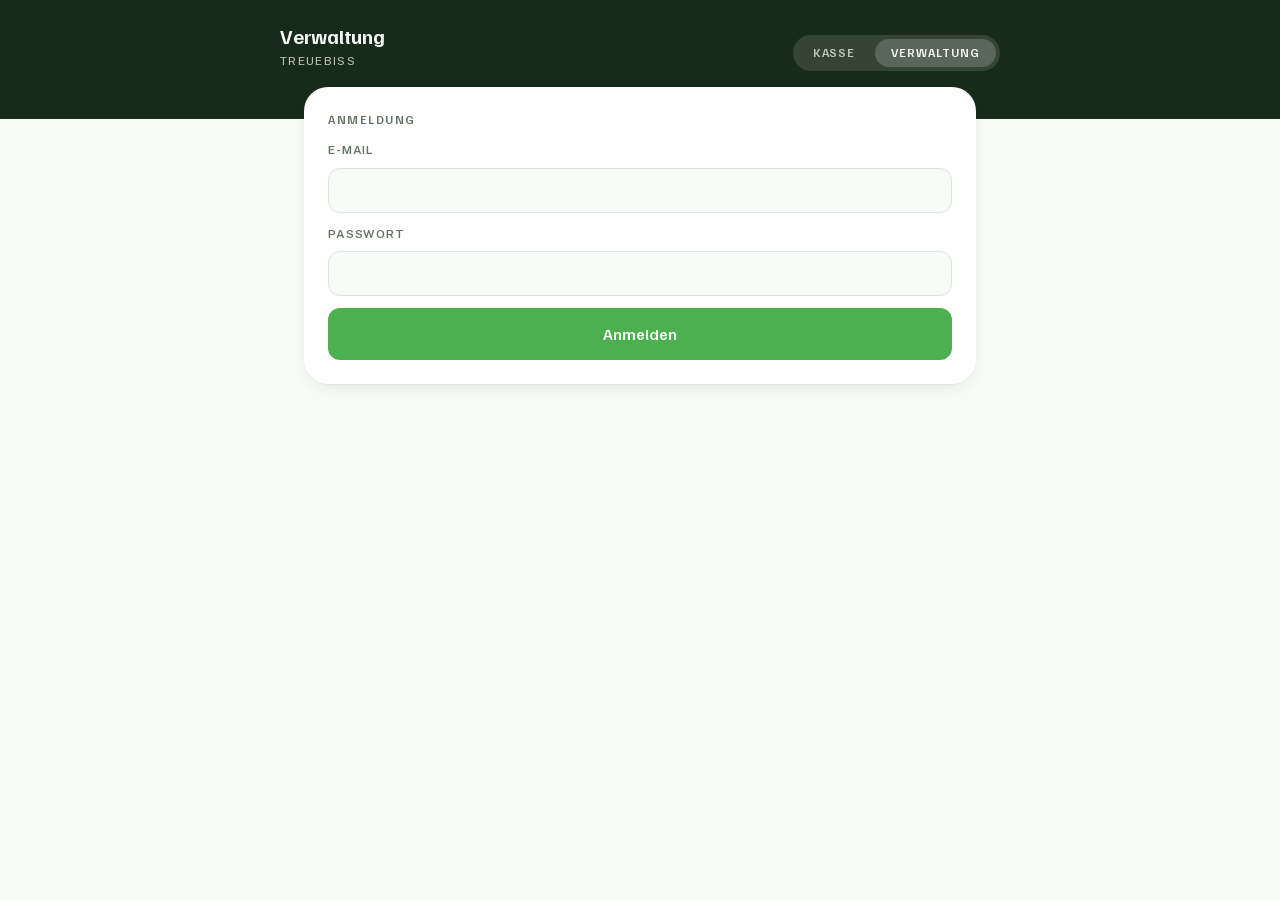
<file: web/verwaltung/index.html>
<!doctype html>
<html lang="de">
<head>
<meta charset="utf-8">
<meta name="viewport" content="width=device-width, initial-scale=1">
<title>TreueBiss – Verwaltung</title>
<meta name="description" content="Verwaltung für Betriebe: Kennzahlen zur Stempelkarte, Kartengröße, Prämie und Angebote. Zahlen über Karten, nicht über Personen.">
<link rel="canonical" href="https://treuebiss.de/verwaltung/">
<link rel="preload" href="../gemeinsam/fonts/familjen-grotesk-latin.woff2" as="font" type="font/woff2" crossorigin>
<link rel="preload" href="../gemeinsam/fonts/public-sans-latin.woff2" as="font" type="font/woff2" crossorigin>
<link rel="stylesheet" href="../gemeinsam/basis.css">
<style>
  /*
    Anders als die Kasse trägt diese Seite die Farbe des Betriebs - und zwar
    aus einem Grund, nicht als Zierde: Sie zeigt beim Ändern des Farbfelds
    sofort, was der Kunde später sehen wird, und sie sagt bei mehreren
    Betrieben auf einen Blick, welcher gerade bearbeitet wird.
  */
  .kopf {
    background: var(--grund); color: var(--grund-text);
    padding: var(--s5) var(--s5) var(--s7);
  }
  .kopf-innen {
    max-width: 720px; margin: 0 auto;
    display: flex; flex-wrap: wrap; align-items: flex-end;
    justify-content: space-between; gap: var(--s3);
  }
  .kopf h1 { font-size: var(--t-display); font-weight: 700; margin: 0; line-height: 1.2; }
  .kopf p {
    margin: var(--s1) 0 0; font-size: var(--t-mikro); letter-spacing: .11em;
    text-transform: uppercase; color: var(--grund-leise);
  }
  .kopf-rechts { display: flex; flex-wrap: wrap; align-items: center; gap: var(--s3); }
  .kopf select {
    width: auto; min-width: 12rem; margin: 0;
    background: hsl(var(--h) 10% 100% / .1);
    border-color: hsl(var(--h) 10% 100% / .25);
    color: var(--grund-text);
  }

  main { max-width: 720px; margin: calc(var(--s6) * -1) auto 0; padding: 0 var(--s5) var(--s7); }

  /* Zahlen sind Nachschlagewerk - flach, nicht schwebend. */
  .zahlen { display: grid; grid-template-columns: repeat(auto-fit, minmax(9rem, 1fr)); gap: var(--s3); }
  .zahl {
    border: 1px solid var(--linie-zart); border-radius: var(--s3);
    padding: var(--s3) var(--s4);
  }
  .zahl b {
    display: block; font-family: var(--display); font-weight: 700;
    font-size: var(--t-display); font-variant-numeric: tabular-nums; line-height: 1.1;
  }
  .zahl span { font-size: var(--t-mikro); color: var(--tinte-leise); }

  /* Fuellstand als ein Balken, nicht als vier Zahlen: Wo die Karten haengen
     bleiben, ist eine Verteilung. Vier Zahlen nebeneinander zwingen zum
     Kopfrechnen, ein Balken zeigt es. */
  /* Ein Balken je Tag. Mindesthöhe, damit ein Tag mit einem Stempel nicht wie
     ein leerer aussieht - und ein leerer trotzdem sichtbar bleibt. */
  .verlauf {
    display: flex; align-items: flex-end; gap: 2px;
    height: 3.5rem; margin: var(--s3) 0 var(--s2);
  }
  .verlauf i {
    flex: 1; min-width: 2px; background: var(--marke);
    border-radius: 1px 1px 0 0;
  }
  .verlauf i.unbekannt {
    background: repeating-linear-gradient(45deg,
      var(--linie) 0 3px, transparent 3px 6px);
  }

  .fuellstand {
    display: flex; height: .8rem; margin-top: var(--s4);
    border-radius: 99px; overflow: hidden; background: var(--leer);
  }
  .fuellstand i, .legende i { display: block; min-width: 0; }
  /* Haarlinie zwischen den Segmenten. Zwei benachbarte Stufen der Rampe
     unterscheiden sich in der Helligkeit kaum - ohne Trennung liest sich der
     Balken als eine Flaeche. box-shadow statt border: kostet keine Breite. */
  .fuellstand i + i { box-shadow: -1px 0 0 var(--karte); }

  /* Eine Rampe aus der Markenfarbe statt vier gegriffener Toene: Die
     Reihenfolge ist dann auch dann noch ablesbar, wenn die Farbe des
     Betriebs eine andere ist - und sie kippt nicht, wenn das Geraet auf
     Dunkel steht. Feste Helligkeiten taten beides nicht: im hellen Modus
     lagen die ersten beiden Stufen bei Kontrast 1,14 uebereinander. */
  .stufe-0 { background: var(--leer); }
  .stufe-1 { background: var(--marke); opacity: .3; }
  .stufe-2 { background: var(--marke); opacity: .6; }
  .stufe-3 { background: var(--marke); }

  .legende {
    display: flex; flex-wrap: wrap; gap: var(--s2) var(--s4);
    margin-top: var(--s3); font-size: var(--t-mikro); color: var(--tinte-leise);
  }
  .legende span { display: inline-flex; align-items: center; gap: .45rem; }
  .legende i { width: .6rem; height: .6rem; border-radius: 2px; flex: none; }
  .fussnote { margin: var(--s4) 0 0; font-size: var(--t-mikro); color: var(--tinte-leise); }


  .paar { display: grid; grid-template-columns: 1fr 1fr; gap: 0 var(--s4); }
  @media (max-width: 560px) { .paar { grid-template-columns: 1fr; } }

  .gruppe { margin-top: var(--s5); padding-top: var(--s5); border-top: 1px solid var(--linie-zart); }
  .gruppe:first-of-type { margin-top: 0; padding-top: 0; border-top: 0; }

  /* Eintrag in der Angebotsliste - Text links, Handgriffe rechts. */
  .eintrag {
    border: 1px solid var(--linie); border-radius: var(--s3);
    padding: var(--s3) var(--s4); margin-bottom: var(--s2);
    display: flex; flex-wrap: wrap; gap: var(--s2) var(--s4);
    align-items: center; justify-content: space-between;
  }
  .eintrag .text { flex: 1 1 16rem; min-width: 0; }
  .eintrag b { display: block; font-family: var(--display); font-weight: 600; }
  .eintrag small { color: var(--tinte-leise); }
  /* Angebot ausserhalb seines Zeitraums - beim Kunden unsichtbar, hier nicht. */
  .eintrag .ruht { color: var(--warn-text); font-weight: 600; }
  .eintrag .reihe { flex: 0 0 auto; }

  .schalter {
    display: flex; align-items: flex-start; gap: var(--s3);
    text-transform: none; letter-spacing: 0; font-size: var(--t-body);
    font-weight: 400; color: var(--tinte); margin-bottom: var(--s3);
    cursor: pointer;
  }
  .schalter input { width: auto; margin: 3px 0 0; accent-color: var(--marke); flex: none; }

  /* Kein Fehler, sondern ein Hinweis - deshalb die Warnfarbe, nicht die rote. */
  .warnung {
    background: var(--warn); color: var(--warn-text);
    border-radius: var(--s3); padding: var(--s3) var(--s4);
    font-size: var(--t-klein); line-height: 1.5;
    margin: calc(var(--s2) * -1) 0 var(--s4);
  }

  .stand { font-size: var(--t-klein); color: var(--tinte-leise); margin: 0 0 var(--s3); }
  .stand.an { color: var(--gut-text); font-weight: 600; }
  .hinweis { margin: calc(var(--s2) * -1) 0 var(--s4); }
</style>
</head>
<body>

<header class="kopf">
  <div class="kopf-innen">
    <div>
      <h1>Verwaltung</h1>
      <p id="betrieb">TreueBiss</p>
    </div>
    <div class="kopf-rechts">
      <nav id="wechsel" class="wechsel verborgen" aria-label="Bereich wechseln">
        <a href="../kasse/">Kasse</a>
        <a href="./" aria-current="page">Verwaltung</a>
      </nav>
      <div id="wahl-bereich" class="verborgen">
        <select id="wahl" aria-label="Betrieb auswählen"></select>
      </div>
    </div>
  </div>
</header>

<main>
  <div id="meldung" role="status" aria-live="polite"></div>

  <!-- Anmeldung -->
  <section id="anmeldung" class="karte">
    <p class="marke">Anmeldung</p>
    <label for="email">E-Mail</label>
    <input id="email" type="email" autocomplete="username" inputmode="email">
    <label for="passwort">Passwort</label>
    <input id="passwort" type="password" autocomplete="current-password">
    <button id="anmelden">Anmelden</button>
  </section>

  <div id="verwaltung" class="verborgen">

    <div id="demo-schild" class="demo-schild verborgen">
      <b>Demozugang — nur zum Ansehen</b>
      Alle Zahlen und Einstellungen sind echt, Änderungen sind abgeschaltet.
      So sieht die Verwaltung aus, wenn Sie TreueBiss betreiben.
    </div>

    <section class="karte neben">
      <p class="marke">Zahlen</p>
      <div class="zahlen" id="zahlen"></div>

      <div class="gruppe">
        <p class="marke">Läuft die Karte an?</p>
        <div id="verlauf"></div>
        <p class="fussnote" id="verlauf-fussnote"></p>
      </div>

      <div class="gruppe">
        <p class="marke">Lohnt sich die Karte?</p>
        <div class="zahlen" id="quoten"></div>
        <div id="fuellstand"></div>
        <p class="fussnote" id="kohorten-fussnote"></p>
      </div>
    </section>

    <!-- Stammdaten und Kartenregeln werden zusammen gespeichert -->
    <section class="karte">
      <p class="marke">Stammdaten</p>

      <div class="gruppe">
        <label for="name">Name des Betriebs</label>
        <input id="name" maxlength="80">

        <div class="paar">
          <div>
            <label for="t-punkte">Bezeichnung für Stempel</label>
            <input id="t-punkte" maxlength="40">
          </div>
          <div>
            <label for="t-gutscheine">Bezeichnung für Gutscheine</label>
            <input id="t-gutscheine" maxlength="40">
          </div>
        </div>

        <label for="t-angebot">Überschrift für das Tagesangebot</label>
        <input id="t-angebot" maxlength="40">

        <div class="paar">
          <div>
            <label for="farbe">Primärfarbe</label>
            <input id="farbe" type="color">
          </div>
          <div>
            <label for="farbe-text">Farbwert</label>
            <input id="farbe-text" maxlength="7" autocapitalize="off" spellcheck="false">
          </div>
        </div>
        <p class="hinweis">Diese Seite färbt sich sofort mit — so sieht es später beim Kunden aus.</p>

        <label for="logo">Logo-Adresse (optional)</label>
        <input id="logo" type="url" placeholder="https://…" autocapitalize="off" spellcheck="false">
      </div>

      <div class="gruppe">
        <p class="marke">Kartenregeln</p>
        <div class="paar">
          <div>
            <label for="stempel">Stempel pro Karte</label>
            <input id="stempel" type="number" min="1" max="50" inputmode="numeric">
          </div>
          <div>
            <label for="tage">Gültigkeit des Gutscheins in Tagen</label>
            <input id="tage" type="number" min="1" inputmode="numeric">
          </div>
        </div>
        <p class="hinweis">
          Die Kartengröße wirkt sofort, auch auf angefangene Karten. Wer die Zahl
          senkt, beschert Kunden mit voller Karte beim nächsten Einkauf einen
          Gutschein; wer sie erhöht, verlangt von ihnen mehr Einkäufe als beim
          Sammelstart angekündigt.
        </p>
      </div>

      <div class="reihe">
        <button id="speichern">Speichern</button>
        <button id="zuruecksetzen" class="still">Änderungen verwerfen</button>
      </div>
    </section>

    <!-- Angebote -->
    <section class="karte">
      <p class="marke">Angebote</p>
      <p class="hinweis">Erscheinen beim Kunden auf der Startseite.</p>
      <div id="angebote"></div>

      <div class="gruppe">
        <div class="paar">
          <div>
            <label for="a-titel">Titel</label>
            <input id="a-titel" maxlength="80" placeholder="z. B. Dinkel-Kracher">
          </div>
          <div>
            <label for="a-bild">Bild-Adresse (optional)</label>
            <input id="a-bild" type="url" placeholder="https://…" autocapitalize="off" spellcheck="false">
          </div>
        </div>
        <label for="a-text">Beschreibung (optional)</label>
        <textarea id="a-text" maxlength="240" placeholder="Heute frisch aus dem Ofen, nur 3,50 €!"></textarea>
        <div class="paar">
          <div>
            <label for="a-von">Gültig ab (optional)</label>
            <input id="a-von" type="date">
          </div>
          <div>
            <label for="a-bis">Gültig bis (optional)</label>
            <input id="a-bis" type="date">
          </div>
        </div>

        <div class="paar">
          <div>
            <label for="a-min">Erst ab … Stempeln</label>
            <input id="a-min" type="number" min="0" step="1" placeholder="0">
          </div>
          <div>
            <label for="a-max">Nur bis … Stempeln</label>
            <input id="a-max" type="number" min="0" step="1" placeholder="ohne Grenze">
          </div>
        </div>
        <p class="hinweis" id="a-stand-hinweis"></p>

        <label class="schalter">
          <input id="a-einloesbar" type="checkbox">
          <span><b>Als Coupon einlösbar</b><br>
            Der Kunde kann das Angebot in der App einlösen. Ohne Haken ist es
            ein Aushang, der nur angezeigt wird.</span>
        </label>
        <div id="a-limit-huelle" class="verborgen">
          <label for="a-limit">Wie oft je Kunde</label>
          <select id="a-limit">
            <option value="einmal">Einmal im ganzen Zeitraum</option>
            <option value="taeglich">Einmal pro Tag</option>
          </select>
        </div>
        <div class="reihe">
          <button id="a-speichern">Angebot anlegen</button>
          <button id="a-abbrechen" class="still verborgen">Bearbeiten abbrechen</button>
        </div>
      </div>
    </section>

    <!-- Nachricht an die Wallet-Pässe -->
    <section class="karte">
      <p class="marke">Nachricht an Wallet-Pässe</p>
      <p class="hinweis">
        Erscheint im Google-Pass aller Kunden, die ihn gespeichert haben — ohne
        dass Sie einen Namen kennen. <b>Apple-Pässe erreicht sie nicht:</b>
        die tragen den Stand vom Abruf und aktualisieren sich nicht.
      </p>

      <div class="gruppe">
        <label for="w-titel">Titel</label>
        <input id="w-titel" maxlength="60" placeholder="z. B. Frisch aus dem Ofen">

        <label for="w-text">Text</label>
        <textarea id="w-text" maxlength="300"
                  placeholder="Ab 15 Uhr: Zwiebelkuchen, solange der Vorrat reicht."></textarea>

        <div class="reihe">
          <button id="w-senden">Nachricht setzen</button>
          <button id="w-loeschen" class="still">Nachricht entfernen</button>
        </div>
        <p class="hinweis">
          Es gilt immer die zuletzt gesetzte Nachricht — eine neue ersetzt die
          alte. Wie schnell sie beim Kunden ankommt, entscheidet Google.
        </p>
      </div>
    </section>

    <!-- Belegprüfung -->
    <section class="karte">
      <p class="marke">Belegprüfung</p>
      <p class="hinweis">
        Die Einmaligkeitsprüfung schützt nur davor, dass derselbe Bon zweimal
        zählt. Sie schützt nicht davor, dass jemand liegengebliebene Bons
        einsammelt — und genau die bleiben in einer Bäckerei liegen. Dagegen
        stehen diese Regeln.
      </p>

      <div class="paar">
        <div>
          <label for="b-alter">Beleg höchstens alt (Minuten)</label>
          <input id="b-alter" type="number" min="1" max="43200" inputmode="numeric">
        </div>
        <div>
          <label for="b-betrag">Mindestbetrag (€)</label>
          <input id="b-betrag" type="number" min="0" step="0.01" inputmode="decimal">
        </div>
      </div>
      <label for="b-limit">Stempel je Kunde und Tag</label>
      <input id="b-limit" type="number" min="1" max="100" inputmode="numeric">
      <p class="warnung verborgen" id="b-tresen-warnung"></p>

      <label class="schalter">
        <input id="b-nurkassen" type="checkbox">
        <span>Nur Belege von eingetragenen Kassen zählen</span>
      </label>
      <label class="schalter">
        <input id="b-frei" type="checkbox">
        <span>Auch Nachweise ohne Beleg-QR zulassen</span>
      </label>
      <label class="schalter">
        <input id="b-signatur" type="checkbox">
        <span>Signatur des Belegs prüfen</span>
      </label>
      <p class="hinweis">
        Die Signaturprüfung ist das einzige Mittel gegen einen selbst gebauten
        QR-Code. Sie läuft über die Edge Function <code>beleg-pruefen</code> —
        <strong>ohne ausgerollte Funktion kommt kein Stempel mehr durch</strong>.
        Erst ausrollen, dann einschalten.
      </p>
      <p class="hinweis">
        Solange kein Scanner im Einsatz ist, muss das Zweite an bleiben — sonst
        zählt gar nichts mehr. Wer produktiv scannt, schaltet es aus: Sonst
        lässt sich die ganze Prüfung umgehen, indem man irgendeine Zeichenkette
        schickt.
      </p>

      <label class="schalter">
        <input id="b-tresen" type="checkbox">
        <span>Stempel-QR am Tresen anbieten</span>
      </label>
      <div class="paar">
        <div>
          <label for="b-tresen-sek">Der Tresen-Code wechselt alle (Sekunden)</label>
          <input id="b-tresen-sek" type="number" min="15" max="900" inputmode="numeric">
        </div>
      </div>
      <p class="hinweis">
        Der zweite Weg zum Stempel, für Kassen ohne QR-Druck. Die Kassenseite
        zeigt dann einen Code, den der Kunde scannt. <strong>Er belegt
        Anwesenheit am Tresen, nicht den Kauf</strong> — anders als der
        Kassenbon. Dagegen stehen die kurze Gültigkeit und das Tageslimit;
        wer ihn abfotografiert, kann ihn nur Sekunden später noch benutzen.
      </p>

      <p class="marke" style="margin-top:var(--s5)">Aufbewahrung</p>
      <p class="hinweis">
        Wie lange Kaufnachweise gespeichert bleiben. Die DSGVO lässt eine
        Speicherung nur so lange zu, wie der Zweck sie braucht — und die
        Datenschutzerklärung muss die Frist nennen. Betrag und Kassennummer
        werden nur gebraucht, um einen strittigen Stempel zu erklären; der
        Nachweis selbst verhindert, dass derselbe Bon zweimal zählt.
      </p>
      <div class="paar">
        <div>
          <label for="b-detail">Betrag und Kassennummer löschen nach (Tagen)</label>
          <input id="b-detail" type="number" min="1" max="365" inputmode="numeric">
        </div>
        <div>
          <label for="b-aufbewahrung">Nachweis ganz löschen nach (Tagen)</label>
          <input id="b-aufbewahrung" type="number" min="1" max="3650" inputmode="numeric">
        </div>
        <div>
          <label for="b-verwaist">Karten ohne Bewegung entfernen nach (Tagen)</label>
          <input id="b-verwaist" type="number" min="1" max="3650" inputmode="numeric">
        </div>
      </div>
      <p class="warnung verborgen" id="b-frist-warnung"></p>
      <p class="hinweis">
        Eine Karte, auf der seit dieser Frist nichts mehr passiert ist, ist
        meist eine verlorene: Browserdaten gelöscht, Handy gewechselt. Sie
        zählt sonst für immer als Teilnehmer. Der nächtliche Lauf entfernt sie.
        <strong>Die Frist zählt ab dem letzten Stempel</strong>, nicht ab dem
        Anlegen — wer regelmäßig kommt, fängt jedes Mal von vorn an. Ein
        Gutschein, der noch eingelöst werden kann, hält die Karte in jedem Fall
        fest. Ein Jahr ist die Vorgabe; kürzer trifft Saisonkunden.
      </p>

      <div class="reihe">
        <button id="b-speichern">Regeln speichern</button>
      </div>
    </section>

    <!-- Kassen -->
    <section class="karte neben">
      <p class="marke">Kassen</p>
      <p class="hinweis">
        Die Seriennummer steht im QR-Code auf jedem Bon — im amtlichen Beispiel
        <code>AMA-2642</code>. Sie ändert sich beim Tausch von Kasse oder TSE.
      </p>
      <div id="kassen"></div>
      <div class="paar">
        <div>
          <label for="k-serial">Seriennummer</label>
          <input id="k-serial" autocapitalize="characters" spellcheck="false" placeholder="z. B. AMA-2642">
        </div>
        <div>
          <label for="k-label">Bezeichnung (optional)</label>
          <input id="k-label" maxlength="60" placeholder="z. B. Theke vorn">
        </div>
      </div>
      <div class="reihe">
        <button id="k-anlegen" class="still">Kasse eintragen</button>
      </div>
    </section>

    <!-- Einlöse-Code -->
    <section class="karte">
      <p class="marke">Einlöse-Code</p>
      <p class="stand" id="code-stand"></p>
      <p class="hinweis">
        Ohne Code löst der Kunde selbst ein und zeigt die Bestätigung vor; das
        geht schneller. Mit Code muss die Verkaufskraft ihn auf dem Kundengerät
        eingeben. Der Code wird nur als Hash gespeichert und lässt sich hier
        nicht auslesen — nur neu setzen.
      </p>
      <label for="code">Neuer Code (mindestens 6 Zeichen)</label>
      <input id="code" autocomplete="off" autocapitalize="off" spellcheck="false">
      <div class="reihe">
        <button id="code-setzen">Code setzen</button>
        <button id="code-loeschen" class="gefahr">Code entfernen</button>
      </div>
    </section>

    <div class="reihe">
      <button id="abmelden" class="still">Abmelden</button>
    </div>
  </div>
</main>

<script type="module">
import { createClient } from 'https://esm.sh/@supabase/supabase-js@2';
import { paletteSetzen } from '../gemeinsam/palette.js';

// Siehe web/verwaltung/config.example.js
import { SUPABASE_URL, SUPABASE_ANON_KEY } from './config.js';

/*
 * Speicherschlüssel: Die Grenze verläuft zwischen Kunde und Betrieb, nicht
 * zwischen den einzelnen Seiten.
 *
 * Ohne eigenen Schlüssel teilen sich alle Seiten unter derselben Adresse EINE
 * Anmeldung, weil der Supabase-Client sein Token immer unter
 * `sb-<projekt>-auth-token` ablegt. Zwischen Kundenseite und Betriebsseiten
 * wäre das übel: Eine Verkaufskraft, die auf dem Kassengerät die Kundenseite
 * öffnet, sammelt Stempel auf den Kassenzugang, weil schon eine Sitzung da
 * ist und gar keine anonyme Anmeldung mehr stattfindet.
 *
 * Kasse und Verwaltung dagegen sind derselbe Mensch mit demselben Login. Sie
 * teilen sich `treuebiss-betrieb`, damit der Umschalter im Kopf nicht auf ein
 * Anmeldeformular führt. Was der Zugang darf, entscheidet ohnehin der Server:
 * `is_owner_of` in den Funktionen, nicht die Seite.
 */
const db = createClient(SUPABASE_URL, SUPABASE_ANON_KEY,
  { auth: { storageKey: 'treuebiss-betrieb' } });
const $ = (id) => document.getElementById(id);

/** Betriebe, die dieser Zugang verwalten darf. */
let betriebe = [];
/** Der gerade gewählte Betrieb, so wie er zuletzt vom Server kam. */
let aktiv = null;
let rolleJeBetrieb = new Map();
/** Angebot, das gerade bearbeitet wird - null heisst "neu anlegen". */
let bearbeitet = null;

function melden(text, gut = false) {
  $('meldung').innerHTML = text
    ? `<div class="meldung${gut ? ' gut' : ''}">${text}</div>`
    : '';
  if (text) window.scrollTo({ top: 0, behavior: 'smooth' });
}

/** Sperrt einen Knopf, solange seine Anfrage laeuft. */
function beschaeftigt(knopf, an, text) {
  if (!knopf) return;
  if (an) {
    knopf.dataset.ruhetext ??= knopf.textContent;
    knopf.textContent = text;
    knopf.disabled = true;
  } else {
    knopf.textContent = knopf.dataset.ruhetext ?? knopf.textContent;
    knopf.disabled = false;
  }
}

/** Fremder Text gehoert nie ungeprueft ins HTML. */
function h(wert) {
  return String(wert ?? '').replace(/[&<>"']/g, (z) => ({
    '&': '&amp;', '<': '&lt;', '>': '&gt;', '"': '&quot;', "'": '&#39;'
  })[z]);
}

/**
 * Erreichte die Anfrage den Server ueberhaupt? Ein Netzwerkfehler hat weder
 * SQLSTATE noch HTTP-Status. Wer nur auf `status` prueft, haelt jeden
 * Datenbankfehler faelschlich fuer einen Verbindungsabbruch.
 */
function istNetzfehler(fehler) {
  if (/fetch|network|Failed to send/i.test(fehler?.message ?? '')) return true;
  if (fehler?.name?.includes('Retryable')) return true;
  return !fehler?.code && !fehler?.status;
}

/** Uebersetzt die Fehler der Datenbankfunktionen in Klartext. */
function fehlertext(fehler) {
  const roh = (fehler?.message ?? '') + (fehler?.details ?? '');
  if (/retention shorter than proof window/i.test(roh)) {
    return 'Die Aufbewahrung ist kürzer als das Prüfzeitfenster für Belege. '
         + 'Dann zählt derselbe Bon noch einmal.';
  }
  if (/detail period longer than retention/i.test(roh)) {
    return 'Betrag und Kassennummer können nicht länger stehen bleiben als der Nachweis selbst.';
  }
  if (istNetzfehler(fehler)) return 'Keine Verbindung zum Server.';
  const t = (fehler?.message ?? '') + (fehler?.details ?? '');
  /*
   * Zwei Ursachen, zwei Handgriffe - und sie sehen fast gleich aus.
   *
   * Postgres meldet eine fehlende Spalte direkt (42703): Dann ist das Schema
   * sicher nicht in der aktuellen Fassung eingespielt. PostgREST dagegen
   * antwortet auf jede unbekannte Funktion mit "schema cache" (PGRST202) -
   * auch dann, wenn es sie schlicht nicht gibt. Wer beides zusammenwirft,
   * schickt jemanden zum falschen Handgriff.
   */
  if (fehler?.code === '42703' || /column .* does not exist/i.test(t)) {
    return 'Der Datenbank fehlt eine Spalte. Führe '
         + '<code>supabase/schema.sql</code> in der aktuellen Fassung im '
         + 'SQL-Editor aus.';
  }
  if (fehler?.code === 'PGRST202' || /schema cache/i.test(t)) {
    return 'Diese Funktion kennt die Schnittstelle nicht. Entweder ist '
         + '<code>supabase/schema.sql</code> nicht in der aktuellen Fassung '
         + 'eingespielt — oder PostgREST hat den Schema-Cache noch nicht neu '
         + 'geladen; dann hilft <code>notify pgrst, \'reload schema\';</code>.';
  }
  if (t.includes('not owner')) return 'Dieser Zugang darf diesen Betrieb nicht verwalten.';
  if (t.includes('name and titles')) return 'Name und die drei Bezeichnungen dürfen nicht leer sein.';
  if (t.includes('invalid primary color')) return 'Die Farbe braucht die Form <code>#4CAF50</code>.';
  if (t.includes('stamps per card')) return 'Stempel pro Karte muss zwischen 1 und 50 liegen.';
  if (t.includes('validity days')) return 'Die Gültigkeit muss mindestens einen Tag betragen.';
  if (t.includes('redeem code too short')) return 'Der Einlöse-Code braucht mindestens 6 Zeichen.';
  if (t.includes('no register configured')) {
    return 'Trage erst eine Kasse ein. Sonst würde die Kassenpflicht jede '
         + 'Stempelvergabe abschalten.';
  }
  if (t.includes('max age out of range')) return 'Das Zeitfenster muss zwischen 1 Minute und 30 Tagen liegen.';
  if (t.includes('min amount out of range')) return 'Der Mindestbetrag darf nicht negativ sein.';
  if (t.includes('daily limit out of range')) return 'Das Tageslimit muss zwischen 1 und 100 liegen.';
  if (t.includes('counter seconds out of range')) return 'Der Tresen-Code muss zwischen 15 und 900 Sekunden gelten.';
  if (fehler?.code === '23505') return 'Diese Kasse ist schon eingetragen.';
  // Verletzte Policy: PostgREST meldet das, wenn gar keine Zeile passt.
  if (fehler?.code === '42501') return 'Dafür fehlt diesem Zugang die Berechtigung.';
  return 'Es hat nicht geklappt: ' + (fehler?.message ?? 'unbekannter Fehler');
}

function anmeldeFehlertext(fehler) {
  if (istNetzfehler(fehler)) {
    return 'Keine Verbindung zum Server. Prüfe die Internetverbindung '
         + 'und die Adresse in <code>config.js</code>.';
  }
  const t = fehler?.message ?? '';
  if (/not confirmed/i.test(t)) {
    return 'Dieser Zugang ist noch nicht bestätigt. Im Supabase-Dashboard '
         + 'unter Authentication → Users „Auto Confirm User“ setzen.';
  }
  if (/invalid login/i.test(t)) return 'E-Mail oder Passwort stimmt nicht.';
  return 'Anmeldung fehlgeschlagen: ' + t;
}

function konfigurationFehlt() {
  return !SUPABASE_URL || SUPABASE_URL.includes('DEIN-PROJEKT')
      || !SUPABASE_ANON_KEY || SUPABASE_ANON_KEY.includes('DEIN_ANON_KEY');
}

/**
 * Holt die Betriebe, die dieser Zugang verwalten darf.
 *
 * Trennt drei Faelle, die sonst alle wie "geht nicht" aussehen: gar keine
 * Zuordnung, nur Kasse, und ein echter Fehler. Wer sie zusammenwirft,
 * schickt jemanden auf die Suche nach dem falschen Problem.
 *
 * @returns {'ok'|'keine-zuordnung'|'nur-kasse'|{fehler: string}}
 */
async function betriebeLaden() {
  const { data: rollen, error } = await db
    .from('tenant_staff').select('tenant_id, role');
  if (error) return { fehler: fehlertext(error) };
  if (!rollen?.length) return 'keine-zuordnung';

  // Ein Demozugang darf die Verwaltung sehen, aber nichts aendern. Die
  // Rolle wird mitgefuehrt, damit betriebWaehlen sie anwenden kann.
  rolleJeBetrieb = new Map(rollen.map((r) => [r.tenant_id, r.role]));
  const ids = rollen
    .filter((r) => r.role === 'owner' || r.role === 'demo')
    .map((r) => r.tenant_id);
  if (!ids.length) return 'nur-kasse';

  const { data, error: fehler2 } = await db
    .from('tenants').select('*').in('id', ids).order('name');
  if (fehler2) return { fehler: fehlertext(fehler2) };

  betriebe = data ?? [];
  if (!betriebe.length) {
    // Zuordnung da, Betrieb aber nicht lesbar: Die Lese-Policy verlangt
    // is_active. Ein stillgelegter Betrieb sieht sonst aus wie gar keiner.
    return { fehler: 'Der zugeordnete Betrieb ist stillgelegt. '
                   + 'Das lässt sich nur beim Anbieter wieder einschalten.' };
  }
  return 'ok';
}

/*
 * Schaltet die Oberfläche auf „nur ansehen", wenn die Rolle `demo` ist.
 * Die eigentliche Absicherung steht in der Datenbank — `is_demo_of` weist
 * Einlösen und Tresen-Token ab, alles Übrige hängt ohnehin an `is_owner_of`.
 */
function nurAnsehenAnwenden() {
  const an = rolleJeBetrieb.get(aktiv?.id) === 'demo';
  $('verwaltung').classList.toggle('nur-ansehen', an);
  $('demo-schild').classList.toggle('verborgen', !an);
}

function betriebWaehlen(id) {
  aktiv = betriebe.find((b) => b.id === id) ?? betriebe[0];
  $('betrieb').textContent = aktiv.name;
  nurAnsehenAnwenden();
  formularFuellen();
  codeStandZeigen();
  angeboteLaden();
  kassenLaden();
  zahlenLaden();
}

function formularFuellen() {
  paletteSetzen(aktiv.primary_color);
  $('name').value = aktiv.name ?? '';
  $('t-punkte').value = aktiv.loyalty_points_title ?? '';
  $('t-gutscheine').value = aktiv.vouchers_title ?? '';
  $('t-angebot').value = aktiv.daily_special_title ?? '';
  farbeSetzen(aktiv.primary_color ?? '#4CAF50');
  $('logo').value = aktiv.logo_url ?? '';
  $('stempel').value = aktiv.stamps_per_card ?? 10;
  $('tage').value = aktiv.voucher_validity_days ?? 90;

  $('b-alter').value = aktiv.proof_max_age_minutes ?? 120;
  // Im Formular Euro, in der Datenbank Cent - Rundungsfehler haben in
  // Betraegen nichts verloren.
  $('b-betrag').value = ((aktiv.proof_min_cents ?? 0) / 100).toFixed(2);
  $('b-limit').value = aktiv.daily_stamp_limit ?? 25;
  $('b-nurkassen').checked = !!aktiv.require_known_register;
  $('b-frei').checked = aktiv.allow_opaque_proofs !== false;
  $('b-signatur').checked = !!aktiv.require_signed_proof;
  $('b-tresen').checked = !!aktiv.counter_qr_enabled;
  $('b-tresen-sek').value = aktiv.counter_qr_seconds ?? 60;
  $('b-detail').value = aktiv.proof_detail_days ?? 30;
  $('b-aufbewahrung').value = aktiv.proof_retention_days ?? 90;
  $('b-verwaist').value = aktiv.orphan_card_days ?? 365;
  tresenWarnungPruefen();
  fristWarnungPruefen();
}

/** Farbwaehler und Textfeld zeigen denselben Wert. */
function farbeSetzen(wert) {
  const sauber = /^#[0-9A-Fa-f]{6}$/.test(wert) ? wert : '#4CAF50';
  $('farbe').value = sauber.toLowerCase();
  $('farbe-text').value = wert;
}

/** Faerbt die Seite mit - die Vorschau ist hier der eigentliche Zweck. */
function vorschau(wert) {
  if (/^#[0-9A-Fa-f]{6}$/.test(wert)) paletteSetzen(wert);
}

function codeStandZeigen() {
  const an = aktiv.requires_redeem_code;
  $('code-stand').textContent = an
    ? 'Eingeschaltet: Ohne Code lässt sich kein Gutschein einlösen.'
    : 'Ausgeschaltet: Der Kunde löst selbst ein.';
  $('code-stand').classList.toggle('an', an);
  $('code-loeschen').disabled = !an;
}

const zahl = (wert, was) =>
  `<div class="zahl"><b>${h(wert)}</b><span>${h(was)}</span></div>`;

/** Prozent mit Komma, oder ein Strich, solange nichts zu rechnen ist. */
const quote = (v) => (v === null || v === undefined ? '–' : String(v).replace('.', ',') + ' %');

async function zahlenLaden() {
  // Beide Abfragen zusammen: Die Kohortenzahlen ohne die Grundzahlen daneben
  // sind schwer einzuordnen, und umgekehrt.
  const [{ data, error }, { data: kdaten, error: kfehler },
         { data: vdaten, error: vfehler }] = await Promise.all([
    db.rpc('staff_pilot_summary'),
    db.rpc('staff_pilot_cohorts'),
    db.rpc('staff_pilot_daily', { p_tage: 28 }),
  ]);
  if (error) { $('zahlen').innerHTML = ''; melden(fehlertext(error)); return; }
  const z = (data ?? []).find((r) => r.tenant_id === aktiv.id);
  if (!z) { $('zahlen').innerHTML = '<p class="leer-text">Noch keine Zahlen.</p>'; return; }
  $('zahlen').innerHTML = [
    [z.members, 'Teilnehmer'],
    [z.stamps_issued, 'Stempel gesamt'],
    [z.stamps_per_active_day ?? '–', 'Stempel pro Tag'],
    /*
     * Nur wenn Stempel ohne Beleg-QR dabei sind - Tresen-Code oder freier
     * Nachweis. Sonst liest sich "Stempel gesamt" ohnehin richtig, und eine
     * fünfte Kachel liesse das 2x2-Raster mit einem einzelnen Feld in der
     * dritten Zeile enden.
     */
    ...((z.stamps_issued ?? 0) !== (z.purchase_stamps ?? 0)
        ? [[z.purchase_stamps ?? 0, 'davon für Käufe']]
        : []),
    [z.vouchers_redeemed + ' / ' + z.vouchers_created, 'Gutscheine eingelöst'],
  ].map(([wert, was]) => zahl(wert, was)).join('');

  if (kfehler) { melden(fehlertext(kfehler)); return; }
  kohortenZeigen((kdaten ?? []).find((r) => r.tenant_id === aktiv.id), z);

  if (vfehler) console.error('staff_pilot_daily', vfehler);
  verlaufZeigen((vdaten ?? []).filter((r) => r.tenant_id === aktiv.id));
}

/*
 * Vier Wochen als Balken je Tag.
 *
 * Der Betrieb sah bisher nur Stände. "412 Stempel" beantwortet nicht, ob die
 * Karte anläuft - "letzte Woche 61, diese Woche 22" schon.
 *
 * Ein Tag ohne Balken heißt null, kein ausgelassener Tag: Die Datenbank füllt
 * die Lücken. Ein schraffierter Balken heißt "nicht mehr bekannt" - die
 * Nachweise sind nach der Aufbewahrungsfrist gelöscht, und eine Null wäre
 * dort eine Behauptung.
 */
function verlaufZeigen(reihen) {
  const feld = $('verlauf'), fuss = $('verlauf-fussnote');
  if (!reihen.length) { feld.innerHTML = ''; fuss.textContent = ''; return; }

  const hoechst = Math.max(1, ...reihen.map((r) => r.stempel ?? 0));
  const tag = (r) => new Date(r.tag + 'T00:00:00')
    .toLocaleDateString('de-DE', { day: '2-digit', month: '2-digit' });

  feld.innerHTML = '<div class="verlauf" role="img" aria-label="'
    + h('Stempel je Tag über ' + reihen.length + ' Tage: '
        + reihen.map((r) => tag(r) + ' '
            + (r.stempel === null ? 'nicht mehr bekannt' : r.stempel)).join(', '))
    + '">'
    + reihen.map((r) => {
        if (r.stempel === null) return '<i class="unbekannt" style="height:100%"></i>';
        const hoch = Math.round((r.stempel / hoechst) * 100);
        return `<i style="height:${Math.max(hoch, r.stempel > 0 ? 4 : 1)}%"></i>`;
      }).join('')
    + '</div>';

  const summe = (feld) => reihen.reduce((n, r) => n + (r[feld] ?? 0), 0);
  const spanne = (ab, bis) => reihen.slice(ab, bis)
    .reduce((n, r) => n + (r.stempel ?? 0), 0);
  const unbekannt = reihen.filter((r) => r.stempel === null).length;

  fuss.textContent =
    `${spanne(-7)} Stempel in den letzten sieben Tagen, ${spanne(-14, -7)} in den sieben davor. `
    + `${summe('neue_karten')} neue Karten und ${summe('einloesungen')} Einlösungen `
    + `in ${reihen.length} Tagen.`
    + (unbekannt > 0
        ? ` ${unbekannt} Tage liegen vor der Aufbewahrungsfrist — dort ist der Stand nicht mehr bekannt.`
        : '');
}

/*
 * Die vier Zahlen, die "lohnt sich die Karte" beantworten - und keine davon
 * kennt einen Kunden. Wiederkehr und Aktivität reichen nur so weit zurück wie
 * die Aufbewahrung der Nachweise; das steht in der Fußnote, damit die Anzeige
 * keine Genauigkeit vortäuscht, die sie nicht hat.
 */
function kohortenZeigen(k, z) {
  const quoten = $('quoten'), balken = $('fuellstand'), fuss = $('kohorten-fussnote');
  if (!k || !k.cards) {
    quoten.innerHTML = '<p class="leer-text">Noch keine Karten im Umlauf.</p>';
    balken.innerHTML = ''; fuss.textContent = '';
    return;
  }

  quoten.innerHTML = [
    [quote(k.return_rate_percent), 'kommen wieder'],
    [quote(k.completion_rate_percent), 'erreichen die Prämie'],
    [quote(z.redemption_rate_percent), 'Prämien eingelöst'],
    [k.cards_active_30d, 'Karten aktiv, 30 Tage'],
  ].map(([wert, was]) => zahl(wert, was)).join('');

  // flex-grow statt fester Breite: Der Balken bleibt so bei jeder
  // Containerbreite vollständig und braucht keine Prozentrechnung.
  const teile = [
    [k.fill_none, 'ohne Stempel'],
    [k.fill_low,  'unteres Drittel'],
    [k.fill_mid,  'mittleres Drittel'],
    [k.fill_high, 'oberes Drittel'],
  ];
  // Balken und Legende teilen sich dieselben Stufenklassen. Die Farbe aus
  // dem Balken in die Legende zu kopieren wäre eine Momentaufnahme gewesen -
  // sie hätte beim Wechsel zwischen hellem und dunklem Modus nicht
  // mitgewechselt.
  balken.innerHTML =
    '<div class="fuellstand" role="img" aria-label="Füllstand der laufenden Karten: '
    + h(teile.map(([n, was]) => n + ' ' + was).join(', ')) + '">'
    + teile.map(([n], i) => `<i class="stufe-${i}" style="flex:${Number(n)}"></i>`).join('')
    + '</div><div class="legende">'
    + teile.map(([n, was], i) =>
        `<span><i class="stufe-${i}"></i>${h(n)} ${h(was)}</span>`).join('')
    + '</div>';

  const offen = k.vouchers_open, verfallen = k.vouchers_expired;
  // Geloeschte Karten stehen bei den anderen Zaehlern, nicht als Kachel: Sie
  // sind eine Zahl, keine Quote - und eine fuenfte Kachel liesse das 2x2-
  // Raster mit einem einzelnen Feld in der dritten Zeile enden.
  const weg = k.cards_deleted, weg30 = k.cards_deleted_30d;
  fuss.textContent =
    offen + ' Prämie' + (offen === 1 ? '' : 'n') + ' offen, ' + verfallen + ' verfallen. '
    + (weg > 0
        ? weg + (weg === 1 ? ' Karte wurde gelöscht' : ' Karten wurden gelöscht')
          + (weg30 > 0 ? ', ' + weg30 + ' davon in den letzten 30 Tagen' : '') + '. '
        : 'Keine Karte wurde gelöscht. ')
    + 'Wiederkehr und Aktivität beziehen sich auf die letzten ' + k.history_days + ' Tage — '
    + 'so weit reicht die Aufbewahrung der Nachweise zurück. '
    + 'Alle Angaben sind Summen über Karten, nicht über Personen.';
}

async function angeboteLaden() {
  // Die Grenzen haengen an der Kartengroesse, die sich aendern kann.
  kartenstandGrenzeSetzen();
  // Die Einloesungen gleich mit: Ein Betrieb, der einen Coupon ausgibt, will
  // als Erstes wissen, ob ihn jemand nimmt.
  const [{ data, error }, { data: eingeloest }] = await Promise.all([
    db.from('offers').select('*').eq('tenant_id', aktiv.id).order('created_at'),
    db.from('offer_redemptions').select('offer_id').eq('tenant_id', aktiv.id),
  ]);
  if (error) { melden(fehlertext(error)); return; }
  const liste = data ?? [];
  const zaehler = (eingeloest ?? []).reduce((m, e) => m.set(e.offer_id, (m.get(e.offer_id) ?? 0) + 1),
                                            new Map());
  // Heute in Europe/Berlin als YYYY-MM-DD, damit der Vergleich mit den
  // Datumsfeldern derselbe ist wie in der Policy. 'sv-SE' liefert genau
  // dieses Format; das Land spielt dabei keine Rolle.
  const tag = new Date().toLocaleDateString('sv-SE', { timeZone: 'Europe/Berlin' });
  if (!liste.length) {
    $('angebote').innerHTML = '<p class="leer-text">Noch kein Angebot angelegt.</p>';
    return;
  }
  $('angebote').innerHTML = liste.map((a) => {
    const zeitraum = [a.valid_from, a.valid_to].some(Boolean)
      ? `${a.valid_from ? datum(a.valid_from) : '…'} – ${a.valid_to ? datum(a.valid_to) : '…'}`
      : '';
    const unten = [a.description, zeitraum, kartenstandText(a)]
      .filter(Boolean).map(h).join(' · ');
    /*
     * Ob das Angebot gerade beim Kunden steht, entscheidet die Policy
     * `offers_read`. Der Betrieb liest ueber `offers_owner_read` auch das
     * Abgelaufene - dann muss hier aber stehen, dass es ruht. Sonst sieht
     * eine gepflegte Liste aus wie eine wirksame.
     */
    const ruht = a.valid_to && a.valid_to < tag ? 'für Kunden nicht mehr sichtbar'
      : a.valid_from && a.valid_from > tag ? 'für Kunden noch nicht sichtbar'
      : '';
    /*
     * Ein Aushang bekommt keinen Vermerk - das ist der Normalfall und
     * braucht kein Etikett. Beim Coupon steht die Regel da, weil sie sich
     * spaeter nicht mehr aus der Liste ablesen liesse.
     */
    const coupon = a.is_redeemable
      ? `Coupon, ${a.redeem_limit === 'taeglich' ? 'einmal am Tag' : 'einmal je Kunde'}`
        + ` · ${zaehler.get(a.id) ?? 0}× eingelöst`
      : '';
    const teile = [unten, coupon ? h(coupon) : ''].filter(Boolean);
    const zeile = teile.join(' · ')
      + (ruht ? `${teile.length ? ' · ' : ''}<span class="ruht">${ruht}</span>` : '');
    return `<div class="eintrag">
      <div class="text"><b>${h(a.title)}</b>${zeile ? `<small>${zeile}</small>` : ''}</div>
      <div class="reihe">
        <button class="still schmal" data-bearbeiten="${h(a.id)}">Bearbeiten</button>
        <button class="gefahr schmal" data-loeschen="${h(a.id)}">Löschen</button>
      </div>
    </div>`;
  }).join('');

  $('angebote').querySelectorAll('[data-bearbeiten]').forEach((k) => {
    k.onclick = () => angebotInsFormular(liste.find((a) => a.id === k.dataset.bearbeiten));
  });
  $('angebote').querySelectorAll('[data-loeschen]').forEach((k) => {
    k.onclick = () => angebotLoeschen(liste.find((a) => a.id === k.dataset.loeschen));
  });
}

async function kassenLaden() {
  const { data, error } = await db
    .from('tenant_registers').select('serial, label').eq('tenant_id', aktiv.id).order('serial');
  if (error) { melden(fehlertext(error)); return; }
  const liste = data ?? [];
  if (!liste.length) {
    $('kassen').innerHTML = '<p class="leer-text">Noch keine Kasse eingetragen.</p>';
    return;
  }
  $('kassen').innerHTML = liste.map((k) => `<div class="eintrag">
      <div class="text"><b>${h(k.serial)}</b>${k.label ? `<small>${h(k.label)}</small>` : ''}</div>
      <div class="reihe">
        <button class="gefahr schmal" data-kasse="${h(k.serial)}">Entfernen</button>
      </div>
    </div>`).join('');
  $('kassen').querySelectorAll('[data-kasse]').forEach((b) => {
    b.onclick = () => kasseEntfernen(b.dataset.kasse);
  });
}

async function kasseEntfernen(serial) {
  if (!confirm(`Kasse „${serial}" entfernen?`)) return;
  melden('');
  const { error } = await db.from('tenant_registers')
    .delete().eq('tenant_id', aktiv.id).eq('serial', serial);
  if (error) { console.error('tenant_registers.delete', error); melden(fehlertext(error)); return; }
  melden('Kasse entfernt.', true);
  await kassenLaden();
}

function datum(iso) {
  return new Date(iso + 'T00:00:00').toLocaleDateString('de-DE');
}

function angebotInsFormular(a) {
  if (!a) return;
  bearbeitet = a.id;
  $('a-titel').value = a.title ?? '';
  $('a-text').value = a.description ?? '';
  $('a-bild').value = a.image_url ?? '';
  $('a-von').value = a.valid_from ?? '';
  $('a-bis').value = a.valid_to ?? '';
  $('a-einloesbar').checked = !!a.is_redeemable;
  $('a-limit').value = a.redeem_limit ?? 'einmal';
  $('a-min').value = a.min_stamps ? String(a.min_stamps) : '';
  $('a-max').value = a.max_stamps === null || a.max_stamps === undefined
    ? '' : String(a.max_stamps);
  limitFeldZeigen();
  $('a-speichern').textContent = 'Änderung speichern';
  $('a-abbrechen').classList.remove('verborgen');
  $('a-titel').focus();
}

function angebotFormularLeeren() {
  bearbeitet = null;
  ['a-titel', 'a-text', 'a-bild', 'a-von', 'a-bis', 'a-min', 'a-max']
    .forEach((id) => { $(id).value = ''; });
  $('a-einloesbar').checked = false;
  $('a-limit').value = 'einmal';
  limitFeldZeigen();
  $('a-speichern').textContent = 'Angebot anlegen';
  $('a-abbrechen').classList.add('verborgen');
}

async function angebotLoeschen(a) {
  if (!a) return;
  if (!confirm(`Angebot „${a.title}“ löschen?`)) return;
  const { error } = await db.from('offers').delete().eq('id', a.id);
  if (error) { console.error('offers.delete', error); melden(fehlertext(error)); return; }
  if (bearbeitet === a.id) angebotFormularLeeren();
  melden('Angebot gelöscht.', true);
  await angeboteLaden();
}

function zeigeAngemeldet(ja) {
  $('anmeldung').classList.toggle('verborgen', ja);
  $('verwaltung').classList.toggle('verborgen', !ja);
}

// -------------------------------------------------------------- Bedienung

$('farbe').oninput = () => { $('farbe-text').value = $('farbe').value; vorschau($('farbe').value); };
$('farbe-text').oninput = () => {
  const wert = $('farbe-text').value.trim();
  if (/^#[0-9A-Fa-f]{6}$/.test(wert)) { $('farbe').value = wert.toLowerCase(); vorschau(wert); }
};

$('speichern').onclick = async () => {
  melden('');
  beschaeftigt($('speichern'), true, 'Wird gespeichert …');
  const { data, error } = await db.rpc('owner_update_tenant', {
    p_tenant_id: aktiv.id,
    p_name: $('name').value,
    p_loyalty_points_title: $('t-punkte').value,
    p_vouchers_title: $('t-gutscheine').value,
    p_daily_special_title: $('t-angebot').value,
    p_primary_color: $('farbe-text').value.trim() || null,
    p_logo_url: $('logo').value.trim() || null,
    p_stamps_per_card: Number($('stempel').value),
    p_voucher_validity_days: Number($('tage').value),
  });
  beschaeftigt($('speichern'), false);
  if (error) { console.error('owner_update_tenant', error); melden(fehlertext(error)); return; }

  // Den Stand vom Server uebernehmen, nicht den aus den Feldern: Der Server
  // schneidet Leerzeichen ab, und was er zurueckgibt, steht wirklich drin.
  aktiv = data[0];
  betriebe = betriebe.map((b) => (b.id === aktiv.id ? aktiv : b));
  $('betrieb').textContent = aktiv.name;
  formularFuellen();
  codeStandZeigen();
  melden('Gespeichert. Die App übernimmt es beim nächsten Start.', true);
};

$('zuruecksetzen').onclick = () => { formularFuellen(); melden(''); };

/*
 * Tresen-QR und ein hohes Tageslimit passen nicht zusammen.
 *
 * Die Vorgabe 25 ist ein Fangnetz fuer den Beleg-Weg - dort ist das
 * Zeitfenster von zwei Stunden die eigentliche Huerde. Beim Tresen-Code gibt
 * es die nicht: Er belegt Anwesenheit, nicht Kauf, und wer stehen bleibt,
 * kann nach jedem Wechsel erneut scannen. Dann ist das Tageslimit die
 * einzige Huerde, die uebrig bleibt.
 *
 * Ein Hinweis, keine Sperre - der Betrieb entscheidet weiter selbst.
 */
const LIMIT_EMPFEHLUNG = 3;

function tresenWarnungPruefen() {
  const feld = $('b-tresen-warnung');
  const limit = Number($('b-limit').value);
  const zeigen = $('b-tresen').checked && Number.isFinite(limit) && limit > LIMIT_EMPFEHLUNG;
  feld.classList.toggle('verborgen', !zeigen);
  if (!zeigen) return;
  const proTag = aktiv?.stamps_per_card
    ? ` Bei ${aktiv.stamps_per_card} Stempeln pro Karte sind das bis zu `
      + `${(limit / aktiv.stamps_per_card).toFixed(1).replace('.', ',')} volle Karten am Tag.`
    : '';
  feld.textContent = `Der Tresen-Code belegt Anwesenheit, nicht den Kauf — wer `
    + `stehen bleibt, kann nach jedem Wechsel erneut scannen. Das Tageslimit `
    + `ist dann die einzige Hürde, und ${limit} ist dafür hoch.${proTag} `
    + `Empfohlen sind 2 bis ${LIMIT_EMPFEHLUNG}.`;
}

$('b-tresen').onchange = tresenWarnungPruefen;
$('b-limit').oninput = tresenWarnungPruefen;

/*
 * Die Aufbewahrung darf das Pruefzeitfenster nicht unterschreiten - sonst
 * zaehlt derselbe Beleg innerhalb seiner Gueltigkeit ein zweites Mal. Die
 * Datenbank haelt das ohnehin auf; hier steht es vorher da, damit der Betrieb
 * nicht erst beim Speichern gegen eine Wand laeuft.
 */
function fristWarnungPruefen() {
  const feld = $('b-frist-warnung');
  const tage = Number($('b-aufbewahrung').value);
  const detail = Number($('b-detail').value);
  const fenster = Number($('b-alter').value);
  let text = '';
  if (Number.isFinite(tage) && Number.isFinite(fenster) && tage * 1440 < fenster) {
    text = `Das Prüfzeitfenster für Belege ist ${fenster} Minuten lang. Wird der `
         + `Nachweis vorher gelöscht, zählt derselbe Bon noch einmal. `
         + `Mindestens ${Math.ceil(fenster / 1440)} Tage.`;
  } else if (Number.isFinite(tage) && Number.isFinite(detail) && detail > tage) {
    text = 'Betrag und Kassennummer können nicht länger stehen bleiben als der '
         + 'Nachweis selbst.';
  }
  feld.classList.toggle('verborgen', !text);
  feld.textContent = text;
}
['b-detail', 'b-aufbewahrung', 'b-alter'].forEach((id) => {
  $(id).addEventListener('input', fristWarnungPruefen);
});

$('b-speichern').onclick = async () => {
  melden('');
  const euro = Number($('b-betrag').value.replace(',', '.'));
  if (!Number.isFinite(euro) || euro < 0) { melden('Der Mindestbetrag ist keine Zahl.'); return; }

  beschaeftigt($('b-speichern'), true, 'Wird gespeichert …');
  const { data, error } = await db.rpc('owner_update_proof_rules', {
    p_tenant_id: aktiv.id,
    p_max_age_minutes: Number($('b-alter').value),
    p_min_cents: Math.round(euro * 100),
    p_daily_limit: Number($('b-limit').value),
    p_require_known: $('b-nurkassen').checked,
    p_allow_opaque: $('b-frei').checked,
    p_require_signed: $('b-signatur').checked,
    p_counter_enabled: $('b-tresen').checked,
    p_counter_seconds: Number($('b-tresen-sek').value),
    p_detail_days: Number($('b-detail').value),
    p_retention_days: Number($('b-aufbewahrung').value),
    p_orphan_days: Number($('b-verwaist').value),
  });
  beschaeftigt($('b-speichern'), false);
  if (error) { console.error('owner_update_proof_rules', error); melden(fehlertext(error)); return; }

  aktiv = data[0];
  betriebe = betriebe.map((b) => (b.id === aktiv.id ? aktiv : b));
  formularFuellen();
  melden('Regeln gespeichert. Sie gelten ab dem nächsten Beleg.', true);
};

$('k-anlegen').onclick = async () => {
  melden('');
  const serial = $('k-serial').value.trim();
  if (!serial) { melden('Ohne Seriennummer geht es nicht.'); return; }

  beschaeftigt($('k-anlegen'), true, 'Wird eingetragen …');
  const { error } = await db.from('tenant_registers').insert({
    tenant_id: aktiv.id, serial, label: $('k-label').value.trim() || null,
  });
  beschaeftigt($('k-anlegen'), false);
  if (error) { console.error('tenant_registers.insert', error); melden(fehlertext(error)); return; }
  $('k-serial').value = ''; $('k-label').value = '';
  melden('Kasse eingetragen.', true);
  await kassenLaden();
};

$('a-speichern').onclick = async () => {
  melden('');
  const titel = $('a-titel').value.trim();
  if (!titel) { melden('Das Angebot braucht einen Titel.'); return; }
  const von = $('a-von').value || null;
  const bis = $('a-bis').value || null;
  if (von && bis && von > bis) {
    melden('„Gültig ab“ liegt nach „gültig bis“.');
    return;
  }

  const felder = {
    title: titel,
    description: $('a-text').value.trim() || null,
    image_url: $('a-bild').value.trim() || null,
    valid_from: von,
    valid_to: bis,
    is_redeemable: $('a-einloesbar').checked,
    redeem_limit: $('a-limit').value,
    // Leeres Feld heisst "keine Grenze". Unten ist das 0, oben null - die
    // beiden bedeuten hier Verschiedenes und duerfen nicht zusammenfallen.
    min_stamps: Number($('a-min').value) || 0,
    max_stamps: $('a-max').value === '' ? null : Number($('a-max').value),
  };

  beschaeftigt($('a-speichern'), true, 'Wird gespeichert …');
  const { error } = bearbeitet
    ? await db.from('offers').update(felder).eq('id', bearbeitet)
    : await db.from('offers').insert({ ...felder, tenant_id: aktiv.id });
  beschaeftigt($('a-speichern'), false);
  if (error) { console.error('offers.save', error); melden(fehlertext(error)); return; }

  melden(bearbeitet ? 'Angebot geändert.' : 'Angebot angelegt.', true);
  angebotFormularLeeren();
  await angeboteLaden();
};

/*
 * Die Haeufigkeit ist nur eine Frage, wenn ueberhaupt eingeloest wird. Steht
 * sie auch beim Aushang da, sieht das Formular nach einer Entscheidung aus,
 * die gar keine ist.
 */
/*
 * Was in der Liste unter einem Angebot steht, wenn es an den Kartenstand
 * gebunden ist. Ohne diesen Vermerk sähe ein Angebot, das nur ein Teil der
 * Kunden sieht, aus wie eines für alle.
 */
function kartenstandText(a) {
  const min = a.min_stamps ?? 0;
  const max = a.max_stamps ?? null;
  if (!min && max === null) return '';
  if (max === null) return `ab ${min} Stempeln`;
  if (!min) return `bis ${max} Stempel`;
  return `${min}–${max} Stempel`;
}

/*
 * Die Obergrenze der Eingabefelder hängt an der Kartengröße des Betriebs.
 * Eine volle Karte wird sofort zum Gutschein und ihre Stempel verschwinden -
 * der Stand liegt also immer zwischen 0 und stamps_per_card − 1. Ein Angebot
 * „ab 10 Stempeln" bei zehn Stempeln pro Karte träfe nie zu, und das fiele
 * niemandem auf: Es fehlt einfach.
 */
function kartenstandGrenzeSetzen() {
  const n = Number(aktiv?.stamps_per_card) || 10;
  const hoechst = Math.max(0, n - 1);
  $('a-min').max = String(hoechst);
  $('a-max').max = String(hoechst);
  $('a-stand-hinweis').textContent =
    `Ohne Angabe sieht jeder Kunde das Angebot. Bei ${n} Stempeln pro Karte `
    + `liegt der Stand immer zwischen 0 und ${hoechst} — eine volle Karte wird `
    + `sofort zum Gutschein.`;
}

function limitFeldZeigen() {
  $('a-limit-huelle').classList.toggle('verborgen', !$('a-einloesbar').checked);
}
$('a-einloesbar').onchange = limitFeldZeigen;

$('a-abbrechen').onclick = () => { angebotFormularLeeren(); melden(''); };

/*
 * Nachricht an die Wallet-Pässe.
 *
 * Der Aufruf geht an dieselbe Edge Function wie der Save-Link — sie hat den
 * Dienstschlüssel, der nie in den Browser darf. Die Berechtigung prüft sie
 * dort gegen tenant_staff; hier steht nur die Bedienung.
 */
async function nachrichtSenden(loeschen) {
  melden('');
  const titel = $('w-titel').value.trim();
  const text = $('w-text').value.trim();
  if (!loeschen && (!titel || !text)) {
    melden('Titel und Text werden beide gebraucht.');
    return;
  }
  const knopf = loeschen ? $('w-loeschen') : $('w-senden');
  beschaeftigt(knopf, true, loeschen ? 'Wird entfernt …' : 'Wird gesetzt …');
  const { data, error } = await db.functions.invoke('wallet-google', {
    body: { tenant_id: aktiv.id, aktion: 'nachricht', titel, text, loeschen },
  });
  beschaeftigt(knopf, false);

  // Die Function antwortet bei einem Fehler mit Klartext im Körper; error
  // allein sagt nur, dass der Aufruf schiefging.
  const grund = data?.fehler ?? error?.message ?? '';
  if (grund) {
    console.error('wallet-google.nachricht', data ?? error);
    melden(/eingerichtet/i.test(grund)
      ? 'Google Wallet ist für TreueBiss noch nicht eingerichtet.'
      : grund);
    return;
  }
  if (loeschen) { $('w-titel').value = ''; $('w-text').value = ''; }
  melden(loeschen ? 'Nachricht entfernt.' : 'Nachricht gesetzt.', true);
}

$('w-senden').onclick = () => nachrichtSenden(false);
$('w-loeschen').onclick = () => nachrichtSenden(true);

$('code-setzen').onclick = async () => {
  melden('');
  const code = $('code').value.trim();
  if (code.length < 6) { melden('Der Einlöse-Code braucht mindestens 6 Zeichen.'); return; }
  beschaeftigt($('code-setzen'), true, 'Wird gesetzt …');
  const { error } = await db.rpc('owner_set_redeem_code', {
    p_tenant_id: aktiv.id, p_code: code,
  });
  beschaeftigt($('code-setzen'), false);
  if (error) { console.error('owner_set_redeem_code', error); melden(fehlertext(error)); return; }
  $('code').value = '';
  aktiv.requires_redeem_code = true;
  codeStandZeigen();
  melden('Code gesetzt. Ab sofort verlangt das Einlösen ihn.', true);
};

$('code-loeschen').onclick = async () => {
  melden('');
  if (!confirm('Einlöse-Code entfernen? Danach lösen Kunden wieder selbst ein.')) return;
  const { error } = await db.rpc('owner_clear_redeem_code', { p_tenant_id: aktiv.id });
  if (error) { console.error('owner_clear_redeem_code', error); melden(fehlertext(error)); return; }
  aktiv.requires_redeem_code = false;
  codeStandZeigen();
  melden('Code entfernt. Kunden lösen jetzt selbst ein.', true);
};

$('wahl').onchange = () => { melden(''); betriebWaehlen($('wahl').value); };

$('anmelden').onclick = async () => {
  melden('');
  beschaeftigt($('anmelden'), true, 'Wird geprüft …');
  const { error } = await db.auth.signInWithPassword({
    email: $('email').value.trim(),
    password: $('passwort').value,
  });
  beschaeftigt($('anmelden'), false);
  if (error) { console.error('signIn', error); melden(anmeldeFehlertext(error)); return; }
  $('passwort').value = '';
  await starten();
};

$('abmelden').onclick = async () => {
  await db.auth.signOut();
  betriebe = []; aktiv = null;
  $('wechsel').classList.add('verborgen');
  $('betrieb').textContent = 'TreueBiss';
  paletteSetzen('#4CAF50');
  melden('');
  zeigeAngemeldet(false);
};

async function starten() {
  if (konfigurationFehlt()) {
    melden('<code>web/verwaltung/config.js</code> ist nicht ausgefüllt. '
         + 'Trage dort URL und Anon-Key deines Supabase-Projekts ein.');
    $('anmeldung').classList.add('verborgen');
    return;
  }
  const { data } = await db.auth.getSession();
  if (!data.session) { zeigeAngemeldet(false); return; }

  const stand = await betriebeLaden();
  if (stand === 'keine-zuordnung') {
    zeigeAngemeldet(false);
    /*
     * Wer das liest, ist eine Verkaufskraft oder ein Inhaber - kein
     * Entwickler. Frueher stand hier der Tabellenname, in dem der Eintrag
     * fehlt: Das beantwortet die Frage des Lesers nicht ("was mache ich
     * jetzt?") und beschreibt eine Tabelle, die er nie zu sehen bekommt.
     */
    melden('Diese Anmeldung gehört zu keinem Betrieb. Vermutlich ist der '
         + 'Zugang noch nicht freigeschaltet — melde dich bei der Person, '
         + 'die euren Betrieb eingerichtet hat.');
    return;
  }
  if (stand === 'nur-kasse') {
    zeigeAngemeldet(false);
    // Kein Fehler, sondern die richtige Antwort auf einen falschen Klick.
    // Deshalb ein Weg zurueck statt einer Anweisung an einen Entwickler.
    melden('Dieser Zugang ist für die Kasse. In die Verwaltung kommt nur die '
         + 'Betriebsleitung. <a href="../kasse/">Zurück zur Kasse</a>');
    return;
  }
  if (typeof stand === 'object') { zeigeAngemeldet(false); melden(stand.fehler); return; }

  zeigeAngemeldet(true);
  // Jeder Inhaber ist zugleich Personal: is_staff_of filtert nicht nach
  // Rolle. Der Weg zur Kasse steht hier also immer offen.
  $('wechsel').classList.remove('verborgen');
  if (betriebe.length > 1) {
    $('wahl-bereich').classList.remove('verborgen');
    $('wahl').innerHTML = betriebe
      .map((b) => `<option value="${h(b.id)}">${h(b.name)}</option>`).join('');
  }
  betriebWaehlen(betriebe[0].id);
}

starten();
</script>
</body>
</html>
</file>
<file: web/gemeinsam/basis.css>
/*
 * Gemeinsame Grundlage für alle drei Oberflächen: Kunden-App, Kasse,
 * Verwaltung.
 *
 * Warum eine geteilte Datei und nicht drei Kopien: Genau so verfallen
 * Designsysteme. Sobald derselbe Abstand an drei Stellen steht, driftet er
 * an zweien davon ab, und niemand merkt es, bis die Seiten nicht mehr
 * zusammengehören.
 *
 * Die Palette hängt an zwei Werten, die JavaScript setzt - Farbton und
 * Sättigung. Alles Weitere leitet sich hier ab. Die Kunden-App und die
 * Verwaltung setzen die Farbe des Betriebs; die Kasse bleibt bei der
 * Vorgabe, weil sie ein Werkzeug des Anbieters ist und nicht das Schaufenster
 * des Betriebs.
 */

/* Selbst ausgeliefert, nicht von Google geladen - Begründung in
   fonts/LIESMICH.md. Beides Variable Fonts: eine Datei je Familie. */
@font-face {
  font-family: "Familjen Grotesk";
  src: url("./fonts/familjen-grotesk-latin.woff2") format("woff2");
  font-weight: 400 700; font-style: normal; font-display: swap;
}
@font-face {
  font-family: "Public Sans";
  src: url("./fonts/public-sans-latin.woff2") format("woff2");
  font-weight: 100 900; font-style: normal; font-display: swap;
}

:root {
  --h: 122;
  --s: 30%;
  --marke: #4CAF50;
  --marke-text: hsl(122 30% 97%);

  --grund:       hsl(var(--h) calc(var(--s) * 0.9) 13%);
  --grund-text:  hsl(var(--h) calc(var(--s) * 0.5) 97%);
  --grund-leise: hsl(var(--h) calc(var(--s) * 0.3) 76%);
  --papier:      hsl(var(--h) calc(var(--s) * 0.5) 97.5%);
  --karte:       hsl(var(--h) calc(var(--s) * 0.6) 99.6%);
  --tinte:       hsl(var(--h) calc(var(--s) * 0.6) 12%);
  --tinte-leise: hsl(var(--h) calc(var(--s) * 0.25) 42%);
  --linie:       hsl(var(--h) calc(var(--s) * 0.35) 88%);
  --linie-zart:  hsl(var(--h) calc(var(--s) * 0.3) 93%);
  --leer:        hsl(var(--h) calc(var(--s) * 0.3) 85%);

  --gut:      hsl(var(--h) calc(var(--s) * 0.5) 94%);
  --gut-text: hsl(var(--h) calc(var(--s) * 0.9) 24%);
  --warn:     #fdf3e0; --warn-text: #7c5410;
  --rot:      #fdecea; --rot-text: #9c2d22;

  --hoehe: 0 1px 1px hsl(var(--h) 20% 10% / .04),
           0 6px 20px -10px hsl(var(--h) 25% 12% / .18);

  --display: "Familjen Grotesk", "Avenir Next", "Segoe UI", system-ui, sans-serif;
  --lauf: "Public Sans", system-ui, -apple-system, "Segoe UI", Roboto, sans-serif;

  /* Abstände auf einer 4er-Stufung. Nähe ist Bedeutung: Der Abstand
     innerhalb einer Gruppe muss sichtbar kleiner sein als der zwischen
     Gruppen. Ein gegriffener Einzelwert zerlegt das. */
  --s1: 4px; --s2: 8px; --s3: 12px; --s4: 16px;
  --s5: 24px; --s6: 32px; --s7: 48px;

  /* Fünf Schriftgrade. Hierarchie kommt zuerst aus Gewicht und Farbe. */
  --t-gross:   1.5rem;
  --t-display: 1.25rem;
  --t-body:    1rem;
  --t-klein:   .875rem;
  --t-mikro:   .75rem;
}

@media (prefers-color-scheme: dark) {
  :root {
    --grund:       hsl(var(--h) calc(var(--s) * 0.7) 9%);
    --grund-text:  hsl(var(--h) calc(var(--s) * 0.3) 95%);
    --grund-leise: hsl(var(--h) calc(var(--s) * 0.2) 66%);
    --papier:      hsl(var(--h) calc(var(--s) * 0.4) 11%);
    --karte:       hsl(var(--h) calc(var(--s) * 0.4) 15%);
    --tinte:       hsl(var(--h) calc(var(--s) * 0.2) 94%);
    --tinte-leise: hsl(var(--h) calc(var(--s) * 0.15) 66%);
    --linie:       hsl(var(--h) calc(var(--s) * 0.3) 26%);
    --linie-zart:  hsl(var(--h) calc(var(--s) * 0.3) 21%);
    --leer:        hsl(var(--h) calc(var(--s) * 0.25) 32%);

    --gut:      hsl(var(--h) calc(var(--s) * 0.5) 20%);
    --gut-text: hsl(var(--h) calc(var(--s) * 0.5) 84%);
    --warn:     #35291380; --warn-text: #e8c07a;
    --rot:      #3a1e1a80; --rot-text: #f0a094;
    --hoehe:    0 1px 1px #0006, 0 8px 24px -12px #000a;
  }
}

* { box-sizing: border-box; }
html { -webkit-text-size-adjust: 100%; }

body {
  margin: 0;
  background: var(--papier);
  color: var(--tinte);
  font-family: var(--lauf);
  font-size: var(--t-body);
  line-height: 1.55;
  -webkit-font-smoothing: antialiased;
}

h1, h2, h3 { font-family: var(--display); letter-spacing: -.012em; text-wrap: balance; }

/*
 * Zwei Höhenlagen, je eine Sprache - nicht Rahmen und Schatten und
 * Flächenwechsel auf demselben Kasten. Was schwebt, wirft einen Schatten;
 * was steht, bekommt eine Haarlinie.
 */
.karte {
  background: var(--karte);
  border: 0;
  border-radius: var(--s5);
  padding: var(--s5);
  box-shadow: var(--hoehe);
  margin-bottom: var(--s4);
}
.karte.neben {
  box-shadow: none;
  border: 1px solid var(--linie-zart);
  padding: var(--s4) var(--s5);
}

/** Abschnittsmarke über einer Karte. */
.marke {
  font-family: var(--display);
  font-size: var(--t-mikro); font-weight: 600;
  letter-spacing: .13em; text-transform: uppercase;
  color: var(--tinte-leise);
  margin: 0 0 var(--s3);
}

/* ------------------------------------------------------------------ Knöpfe */
button {
  font-family: var(--display);
  font-size: var(--t-body); font-weight: 600; letter-spacing: .005em;
  width: 100%; padding: var(--s4) var(--s5);
  border: 0; border-radius: var(--s3);
  background: var(--marke); color: var(--marke-text);
  cursor: pointer;
  /* Nur benannte Eigenschaften - `all` bewegt auch, was niemand bewegen wollte. */
  transition: filter 140ms ease-out, transform 140ms ease-out;
}
button:hover { filter: brightness(1.06); }
button:active { transform: translateY(1px) scale(.995); }
button:disabled { opacity: .5; cursor: default; transform: none; filter: none; }
button:focus-visible { outline: 3px solid var(--marke); outline-offset: 3px; }

button.still {
  background: transparent; color: var(--tinte);
  border: 1px solid var(--linie);
}
button.gefahr {
  background: transparent; color: var(--rot-text);
  border: 1px solid var(--linie);
}
button.schmal { width: auto; padding: var(--s3) var(--s4); font-size: var(--t-klein); }

.reihe { display: flex; flex-wrap: wrap; gap: var(--s2); }
.reihe button { flex: 1 1 auto; }

/* ---------------------------------------------------------------- Formular */
label {
  display: block; font-size: var(--t-mikro); font-weight: 600;
  letter-spacing: .07em; text-transform: uppercase;
  color: var(--tinte-leise); margin-bottom: var(--s2);
}
input, select, textarea {
  width: 100%; padding: var(--s3) var(--s4); font-size: var(--t-body);
  font-family: inherit; color: inherit;
  background: var(--papier);
  border: 1px solid var(--linie); border-radius: var(--s3);
  margin-bottom: var(--s3);
}
textarea { resize: vertical; min-height: 76px; line-height: 1.5; }
input:focus-visible, select:focus-visible, textarea:focus-visible {
  outline: 2px solid var(--marke); outline-offset: 1px;
}
input[type="color"] { padding: var(--s1); height: 46px; cursor: pointer; }

/* --------------------------------------------------------------- Meldungen */
.meldung {
  border-radius: var(--s3); padding: var(--s3) var(--s4); margin-bottom: var(--s4);
  font-size: var(--t-klein); font-weight: 500;
  background: var(--rot); color: var(--rot-text);
}
.meldung.gut { background: var(--gut); color: var(--gut-text); }
.band {
  border-radius: var(--s3); padding: var(--s3) var(--s4); margin-bottom: var(--s4);
  font-size: var(--t-klein); background: var(--warn); color: var(--warn-text);
}
.meldung code, .hinweis code, .fuss code {
  font-family: ui-monospace, Menlo, monospace; font-size: .88em;
  background: hsl(var(--h) 20% 50% / .14); padding: 1px var(--s1); border-radius: var(--s1);
}

.hinweis { font-size: var(--t-klein); color: var(--tinte-leise); line-height: 1.55; }
.leer-text { color: var(--tinte-leise); font-size: var(--t-klein); margin: 0; }
.verborgen { display: none; }

@media (prefers-reduced-motion: reduce) {
  *, *::before, *::after {
    animation-duration: .01ms !important; animation-iteration-count: 1 !important;
    transition-duration: .01ms !important;
  }
}

/*
 * Umschalter zwischen den beiden Betriebsseiten.
 *
 * Sitzt im Kopfband, wo auf beiden Seiten Platz dafür ist. Er erscheint nur,
 * wenn der Zugang das Ziel auch betreten darf - ein Schalter, der auf ein
 * Anmeldeformular führt, ist schlechter als keiner.
 */
.wechsel {
  display: inline-flex; gap: var(--s1); padding: var(--s1);
  border-radius: 999px; background: hsl(var(--h) 10% 100% / .12);
}
.wechsel a {
  padding: var(--s2) var(--s4); border-radius: 999px;
  font-family: var(--display); font-size: var(--t-mikro); font-weight: 600;
  letter-spacing: .08em; text-transform: uppercase; line-height: 1;
  color: var(--grund-leise); text-decoration: none;
  transition: color 140ms ease-out, background-color 140ms ease-out;
}
.wechsel a:hover { color: var(--grund-text); }
.wechsel a[aria-current="page"] {
  background: hsl(var(--h) 10% 100% / .18); color: var(--grund-text);
}
.wechsel a:focus-visible { outline: 2px solid var(--grund-text); outline-offset: 2px; }

/* ------------------------------------------------------------- Demozugang
   Sehen ja, anfassen nein. Als Klasse am Container statt einzeln je Element:
   Angebots- und Kassenlisten zeichnen ihre Knoepfe selbst nach, und ein
   Aufruf, den man dort vergisst, faellt niemandem auf.

   Abgesichert ist es in der Datenbank - `is_demo_of` weist Einloesen und
   Tresen-Token ab, alles Uebrige haengt an `is_owner_of`. Das hier verhindert
   nur, dass die Oberflaeche etwas verspricht, was der Server ablehnt. */
.nur-ansehen input, .nur-ansehen textarea, .nur-ansehen select,
.nur-ansehen button:not(#abmelden) {
  pointer-events: none;
  opacity: .5;
}

.demo-schild {
  border: 1px solid var(--marke);
  border-radius: var(--s3);
  padding: var(--s3) var(--s4);
  margin-bottom: var(--s5);
  background: var(--gut);
  color: var(--gut-text);
}

.demo-schild b { display: block; margin-bottom: var(--s1); }
</file>
